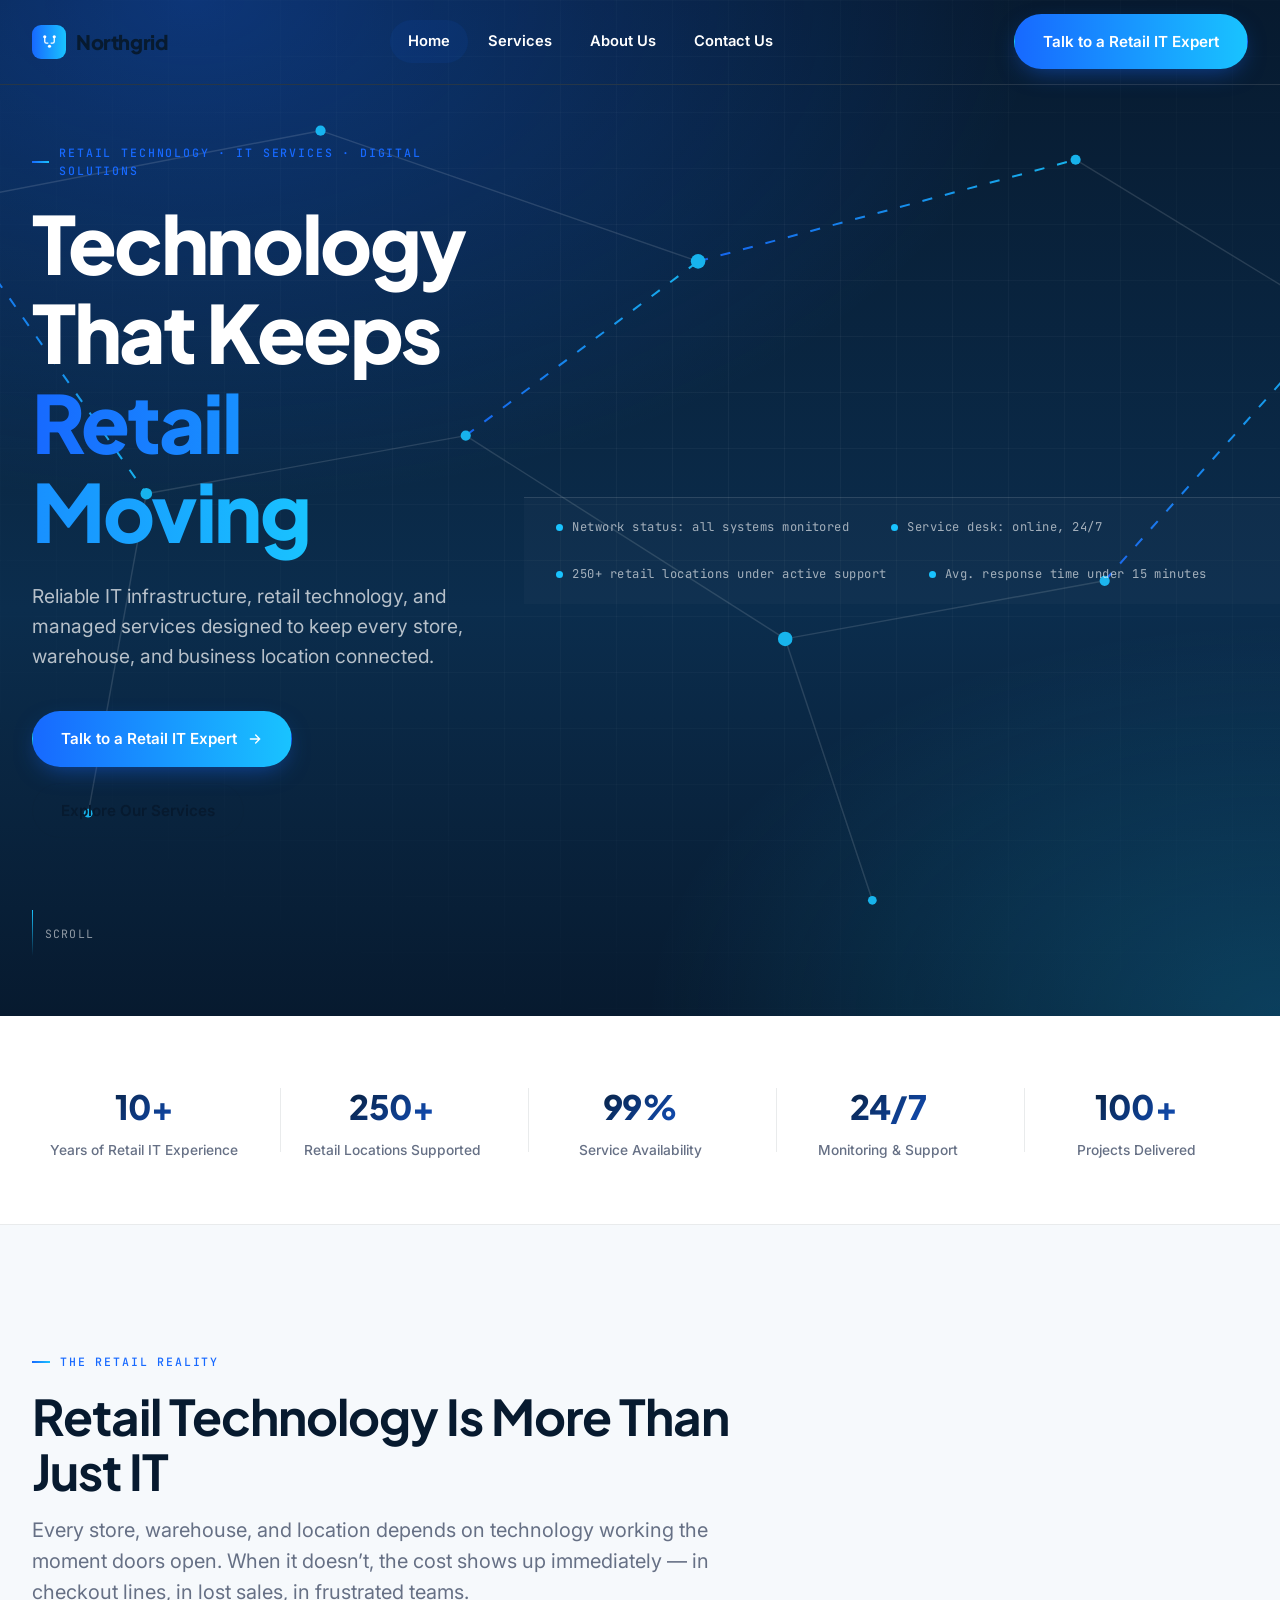
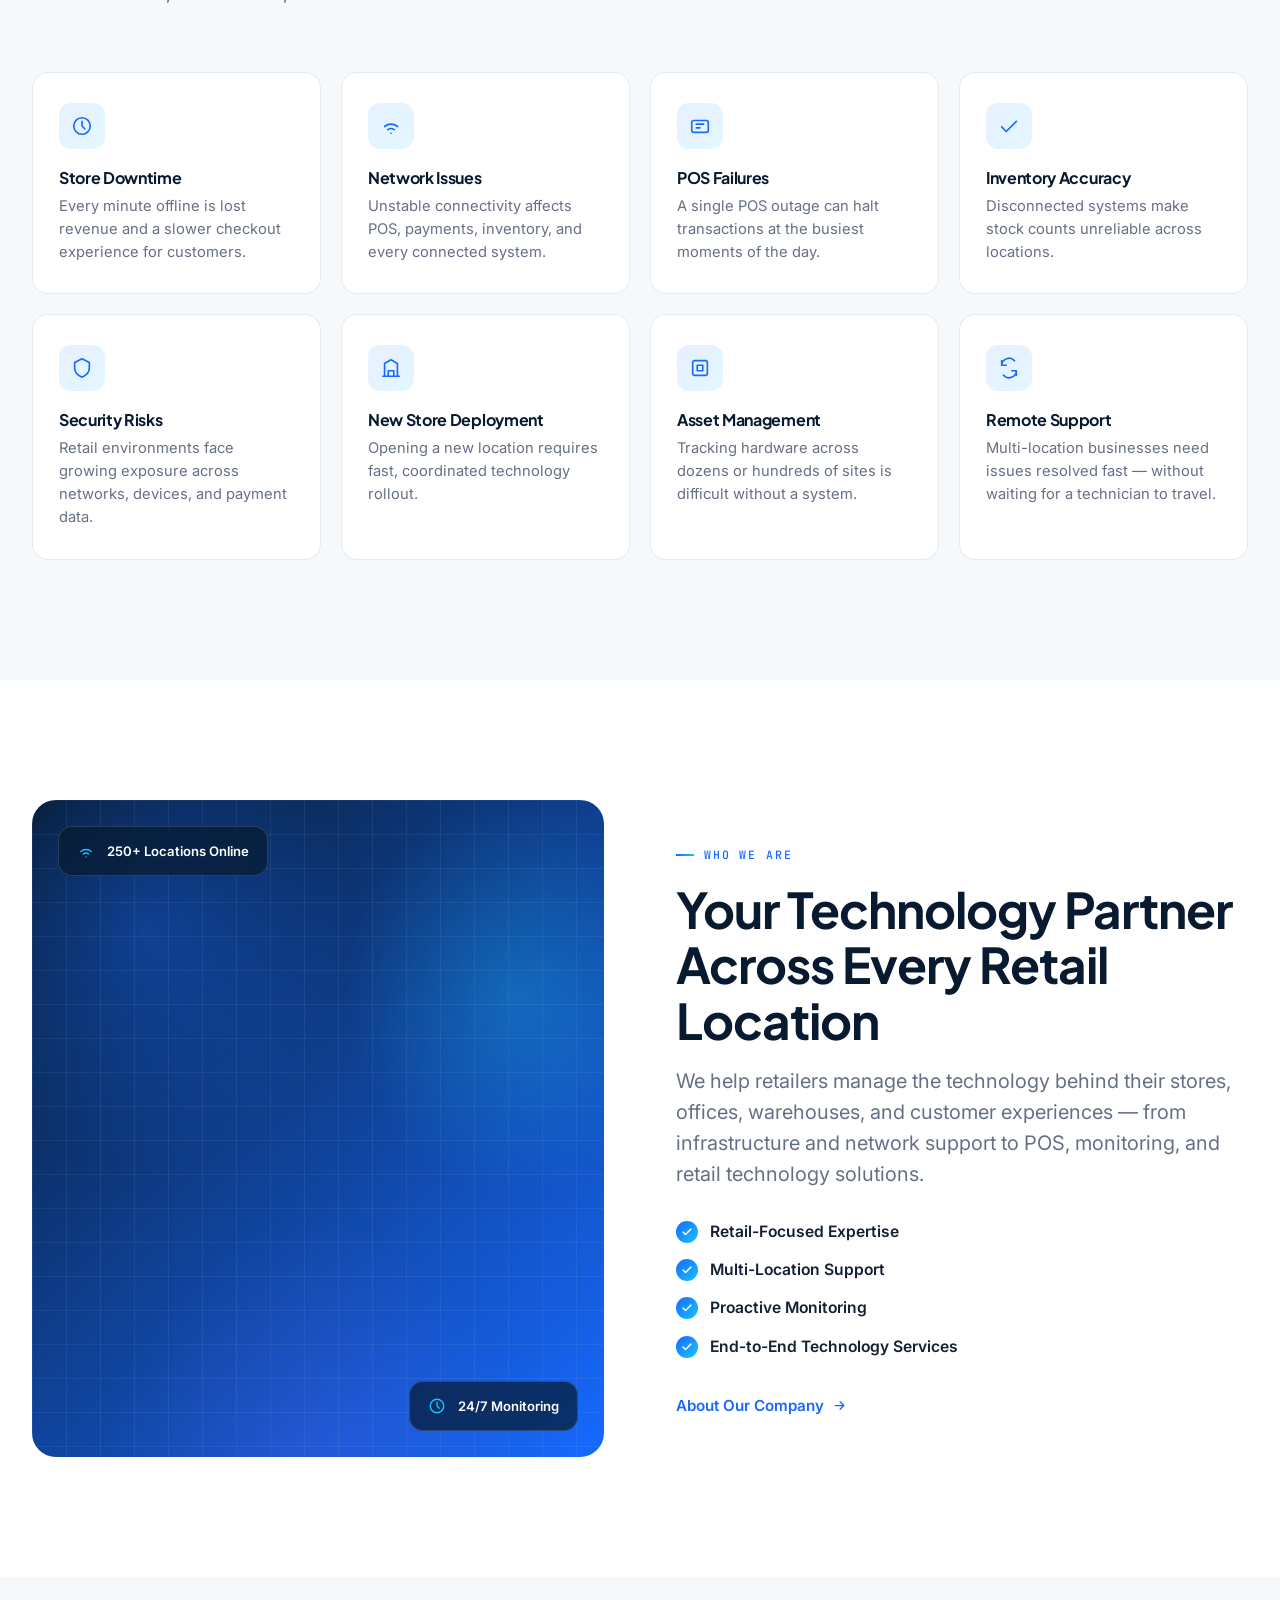
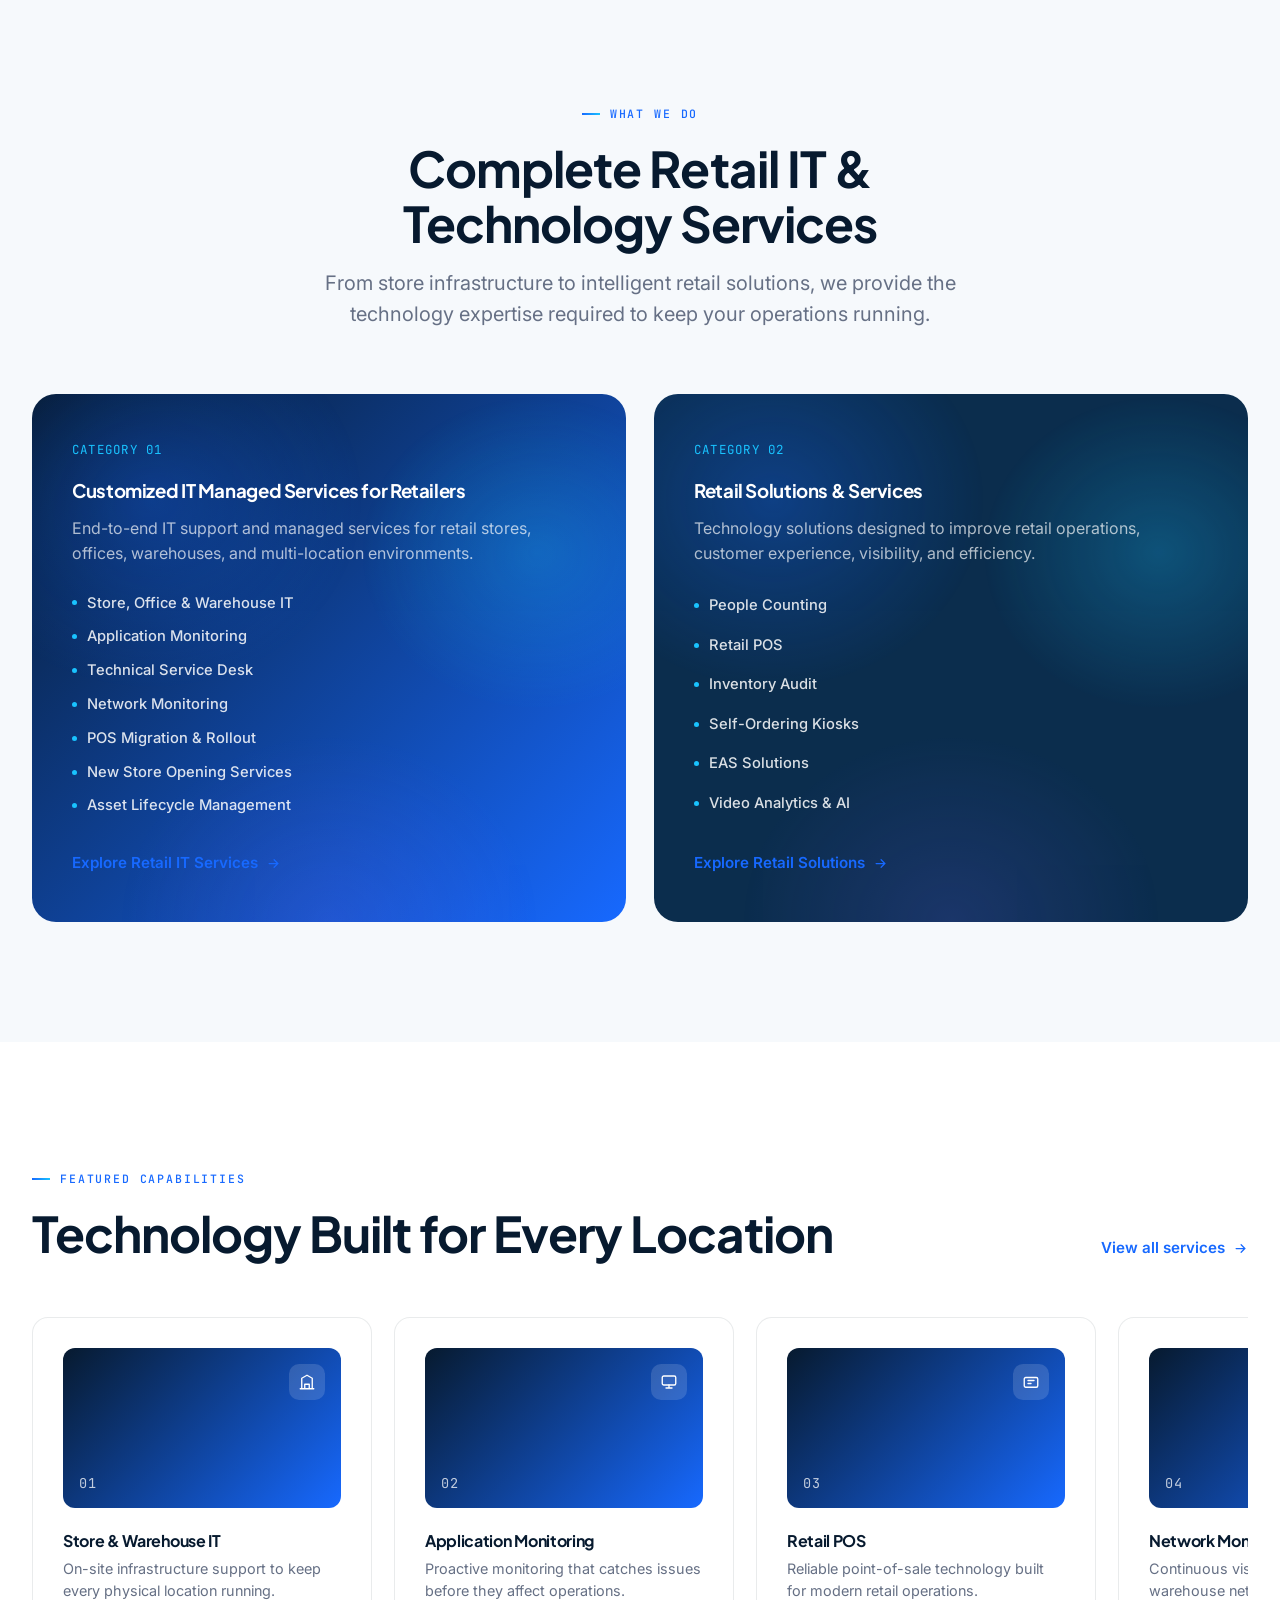
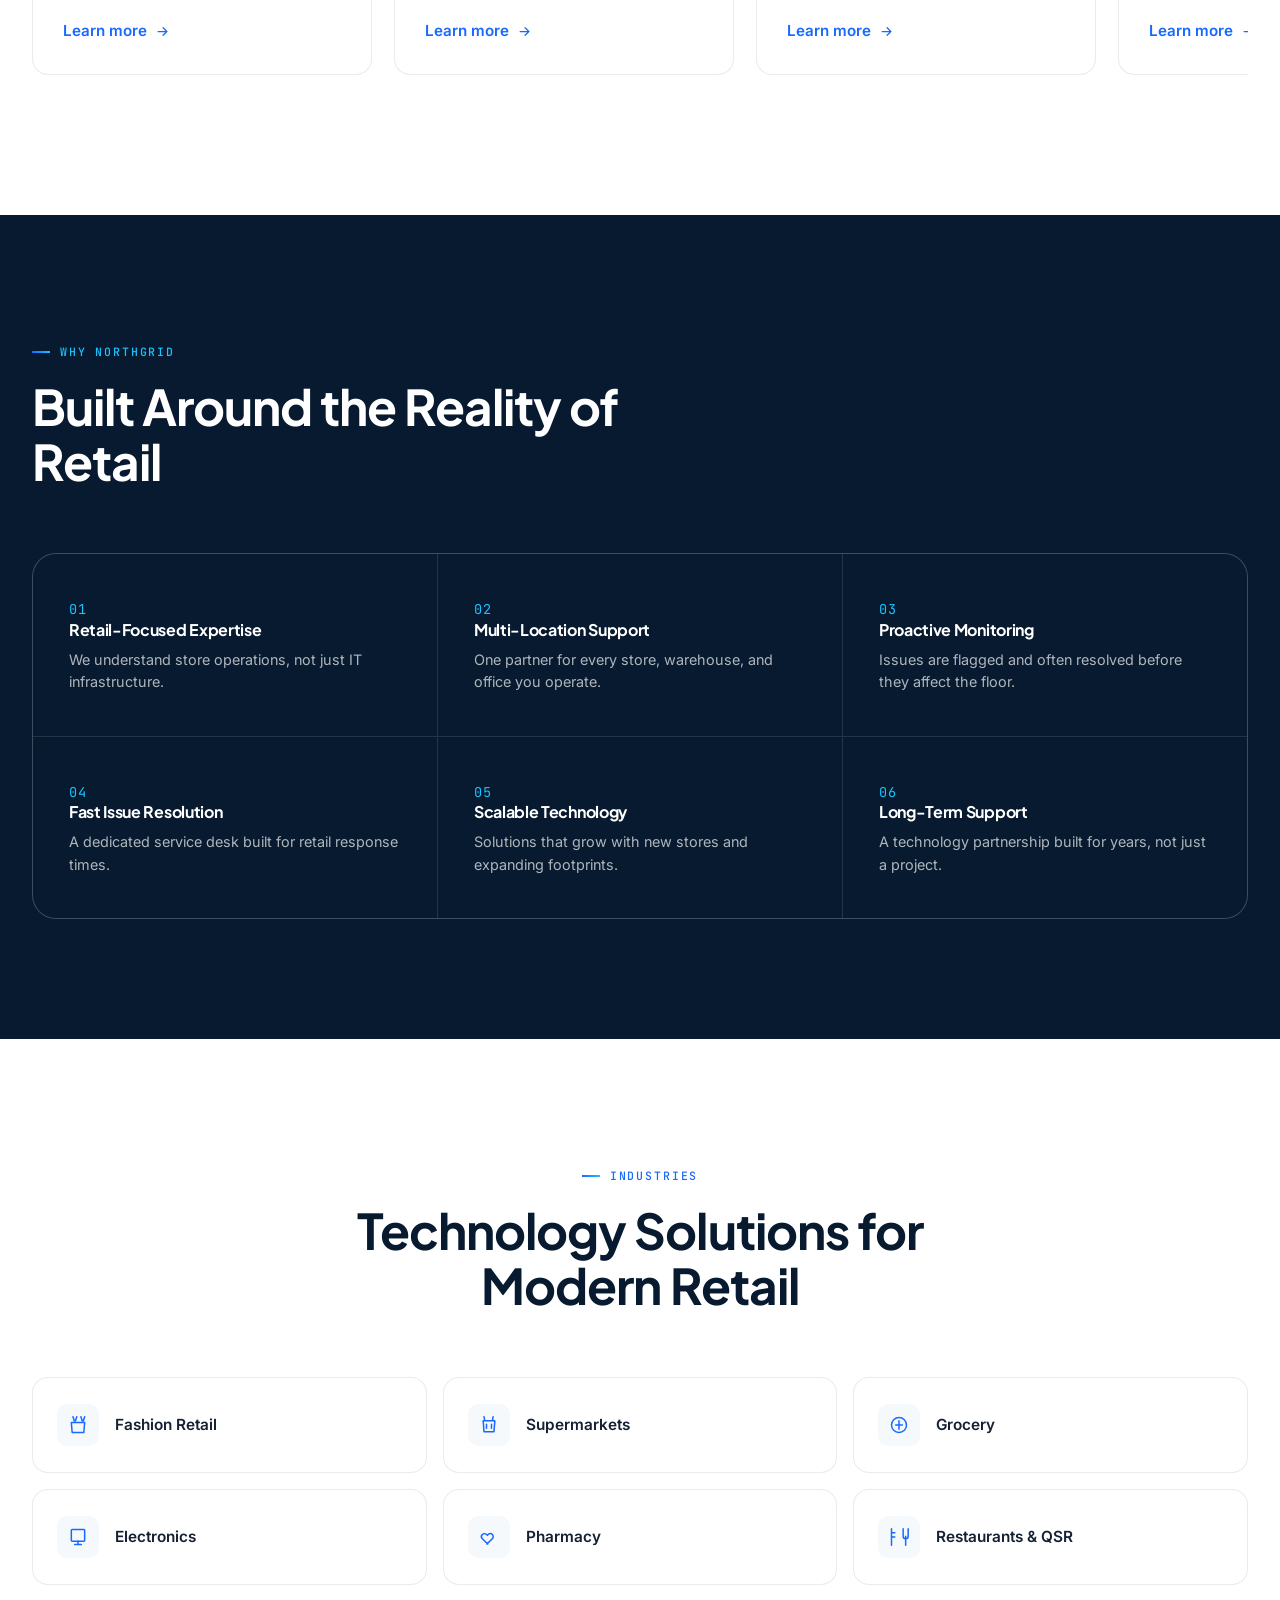
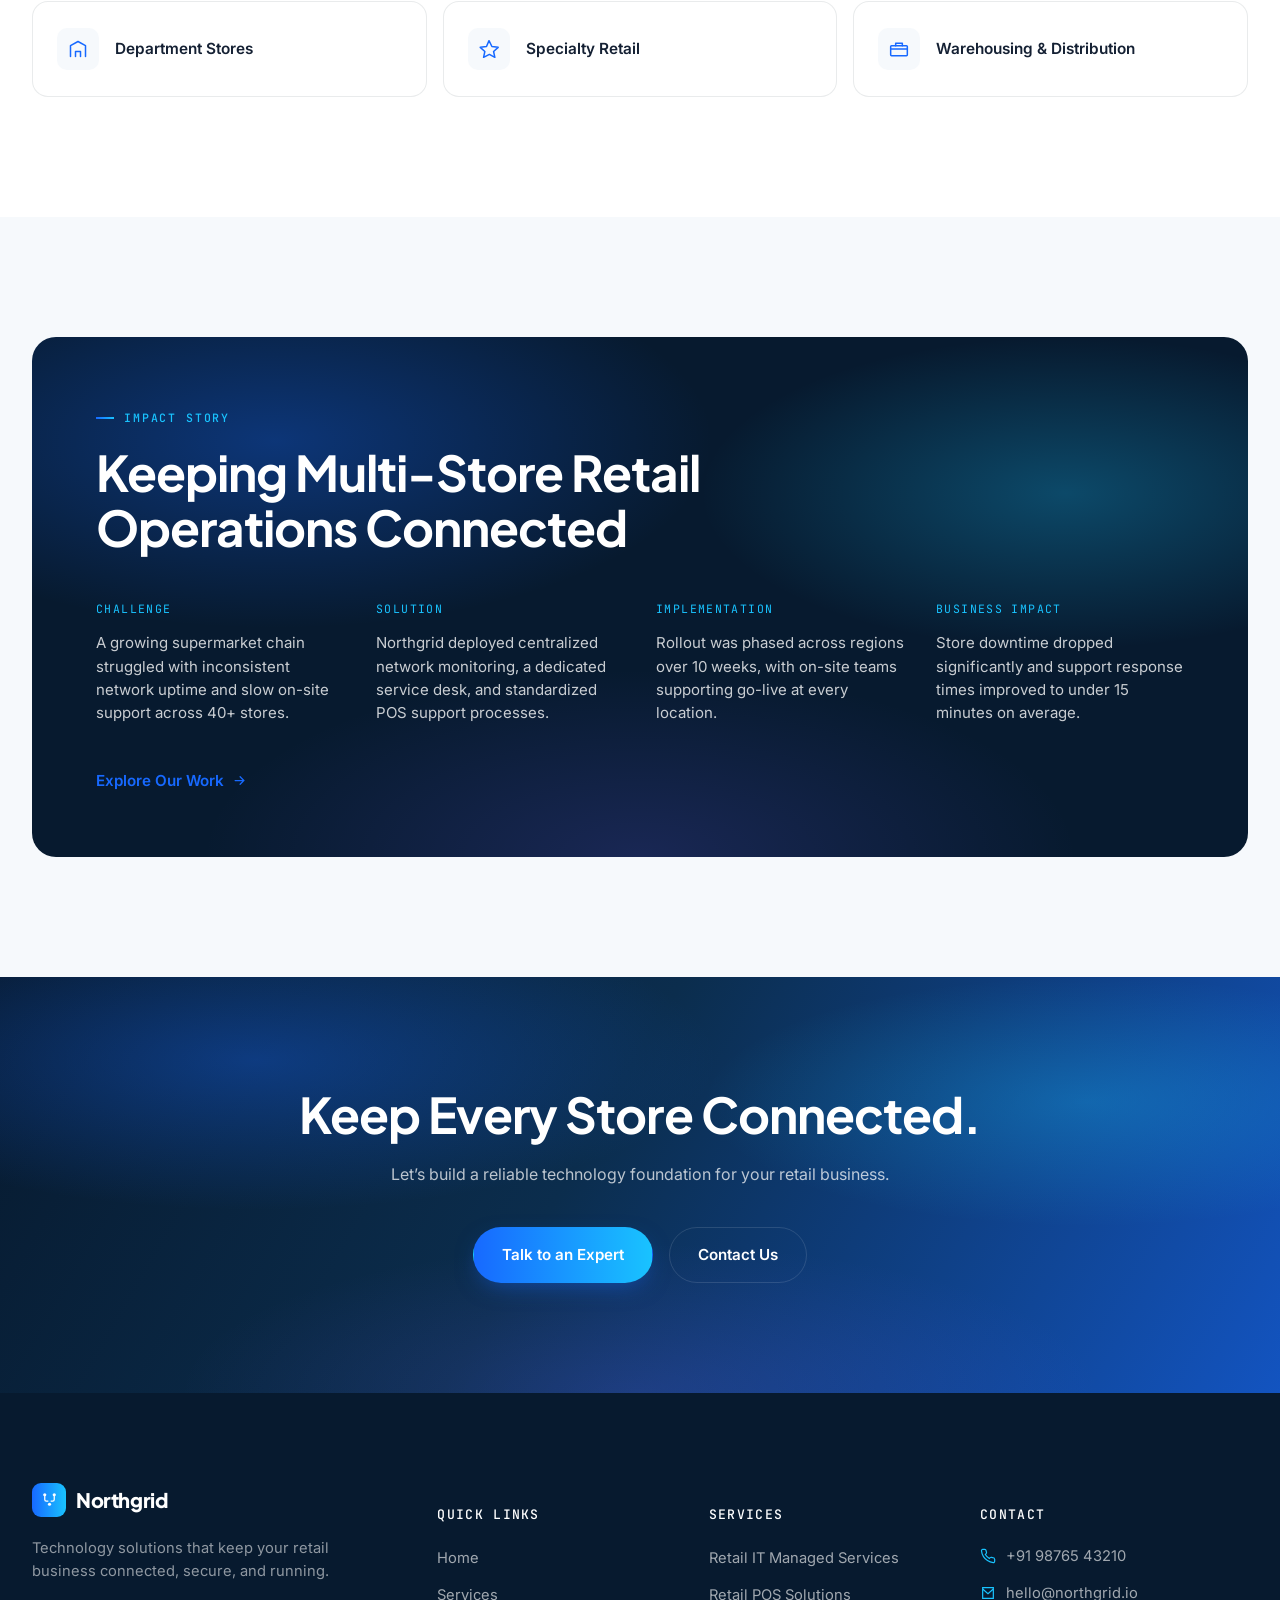
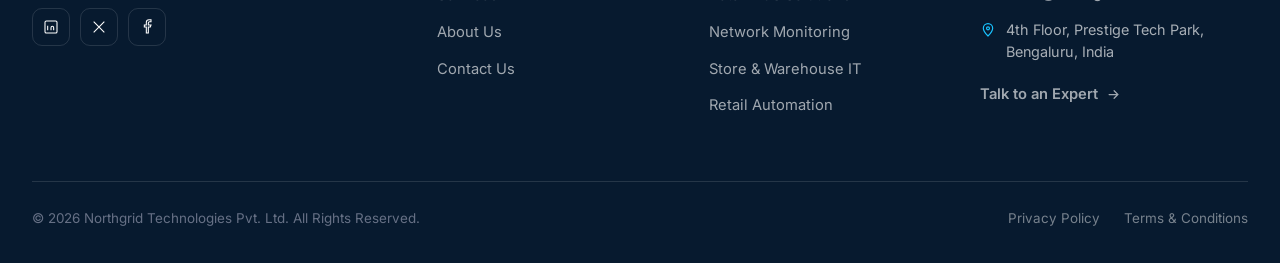
<file: index.html>
<!DOCTYPE html>
<html lang="en">

<head>
  <meta charset="UTF-8">
  <meta name="viewport" content="width=device-width, initial-scale=1.0">
  <title>Retail IT Solutions &amp; Managed Services | Northgrid</title>
  <meta name="description"
    content="Northgrid provides retail IT managed services, POS solutions, network monitoring, infrastructure support, retail automation, and technology solutions for businesses.">
  <link rel="canonical" href="https://www.northgrid.io/">
  <meta property="og:type" content="website">
  <meta property="og:title" content="Retail IT Solutions & Managed Services | Northgrid">
  <meta property="og:description"
    content="Reliable IT infrastructure, retail technology, and managed services designed to keep every store, warehouse, and business location connected.">
  <meta property="og:url" content="https://www.northgrid.io/">
  <meta property="og:site_name" content="Northgrid">
  <meta name="twitter:card" content="summary_large_image">
  <meta name="twitter:title" content="Retail IT Solutions & Managed Services | Northgrid">
  <meta name="twitter:description"
    content="Retail IT managed services, POS solutions, network monitoring and retail automation for multi-location businesses.">
  <link rel="icon"
    href="data:image/svg+xml,<svg xmlns=%22http://www.w3.org/2000/svg%22 viewBox=%220 0 32 32%22><rect width=%2232%22 height=%2232%22 rx=%228%22 fill=%22%231769FF%22/></svg>">
  <link rel="stylesheet" href="css/style.css">
  <script type="application/ld+json">
{
  "@context": "https://schema.org",
  "@type": "Organization",
  "name": "Northgrid",
  "url": "https://www.northgrid.io/",
  "logo": "https://www.northgrid.io/logo.png",
  "description": "Retail IT managed services, POS solutions, network monitoring, infrastructure support, and retail automation for multi-location businesses.",
  "contactPoint": {
    "@type": "ContactPoint",
    "telephone": "+91-98765-43210",
    "contactType": "customer service",
    "areaServed": "IN",
    "availableLanguage": ["English"]
  },
  "sameAs": []
}
</script>
</head>

<body class="page-light">
  <a href="#main" class="skip-link">Skip to content</a>

  <!-- ============ HEADER ============ -->
  <header class="site-header" id="site-header">
    <div class="container">
      <a href="index.html" class="logo" aria-label="Northgrid home">
        <span class="logo-mark"><svg viewBox="0 0 24 24" fill="none" xmlns="http://www.w3.org/2000/svg"
            aria-hidden="true">
            <circle cx="6" cy="6" r="2" fill="#fff" />
            <circle cx="18" cy="6" r="2" fill="#fff" />
            <circle cx="12" cy="18" r="2" fill="#fff" />
            <path d="M6 8v4a2 2 0 002 2h2M18 8v4a2 2 0 01-2 2h-2" stroke="#fff" stroke-width="1.6"
              stroke-linecap="round" />
          </svg></span>
        Northgrid
      </a>
      <nav class="main-nav" aria-label="Primary">
        <a href="index.html" class="active">Home</a>
        <a href="services.html">Services</a>
        <a href="about.html">About Us</a>
        <a href="contact.html">Contact Us</a>
      </nav>
      <div class="header-actions">
        <a href="contact.html" class="btn btn-primary header-cta">Talk to a Retail IT Expert</a>
        <button class="hamburger" id="hamburger" aria-label="Toggle menu" aria-expanded="false"
          aria-controls="mobile-nav">
          <span></span><span></span><span></span>
        </button>
      </div>
    </div>
  </header>
  <div class="mobile-nav" id="mobile-nav">
    <div class="mobile-nav-inner">
      <a href="index.html" class="active">Home</a>
      <a href="services.html">Services</a>
      <a href="about.html">About Us</a>
      <a href="contact.html">Contact Us</a>
      <a href="contact.html" class="btn btn-primary btn-block">Talk to a Retail IT Expert</a>
    </div>
  </div>

  <main id="main">

    <!-- ============ HERO ============ -->
    <section class="hero">
      <div class="hero-grid-overlay" aria-hidden="true"></div>
      <div class="hero-net" aria-hidden="true">
        <svg viewBox="0 0 1200 700" preserveAspectRatio="xMidYMid slice">
          <defs>
            <linearGradient id="netLineGrad" x1="0" y1="0" x2="1" y2="0">
              <stop offset="0" stop-color="#1769FF" />
              <stop offset="1" stop-color="#19C3FF" />
            </linearGradient>
          </defs>
          <line class="net-line" x1="120" y1="140" x2="380" y2="90" />
          <line class="net-line" x1="380" y1="90" x2="640" y2="180" />
          <line class="net-line accent" x1="640" y1="180" x2="900" y2="110" />
          <line class="net-line" x1="900" y1="110" x2="1080" y2="220" />
          <line class="net-line accent" x1="120" y1="140" x2="260" y2="340" />
          <line class="net-line" x1="260" y1="340" x2="480" y2="300" />
          <line class="net-line accent" x1="480" y1="300" x2="640" y2="180" />
          <line class="net-line" x1="480" y1="300" x2="700" y2="440" />
          <line class="net-line" x1="700" y1="440" x2="920" y2="400" />
          <line class="net-line accent" x1="920" y1="400" x2="1080" y2="220" />
          <line class="net-line" x1="260" y1="340" x2="220" y2="560" />
          <line class="net-line" x1="700" y1="440" x2="760" y2="620" />
          <circle class="net-node pulse" cx="120" cy="140" r="4" />
          <circle class="net-node pulse d2" cx="380" cy="90" r="3.5" />
          <circle class="net-node pulse d3" cx="640" cy="180" r="5" />
          <circle class="net-node pulse d4" cx="900" cy="110" r="3.5" />
          <circle class="net-node pulse d2" cx="1080" cy="220" r="4" />
          <circle class="net-node pulse d3" cx="260" cy="340" r="4" />
          <circle class="net-node pulse" cx="480" cy="300" r="3.5" />
          <circle class="net-node pulse d4" cx="700" cy="440" r="5" />
          <circle class="net-node pulse d2" cx="920" cy="400" r="3.5" />
          <circle class="net-node pulse" cx="220" cy="560" r="3" />
          <circle class="net-node pulse d3" cx="760" cy="620" r="3" />
        </svg>
      </div>

      <div class="container">
        <div class="hero-content">
          <p class="eyebrow">Retail Technology &middot; IT Services &middot; Digital Solutions</p>
          <h1 class="h1">Technology That Keeps <span class="grad">Retail Moving</span></h1>
          <p class="hero-lede">Reliable IT infrastructure, retail technology, and managed services designed to keep
            every store, warehouse, and business location connected.</p>
          <div class="hero-cta-row">
            <a href="contact.html" class="btn btn-primary">
              Talk to a Retail IT Expert
              <svg viewBox="0 0 24 24" fill="none" stroke="currentColor" stroke-width="2" stroke-linecap="round">
                <path d="M5 12h14M13 6l6 6-6 6" />
              </svg>
            </a>
            <a href="services.html" class="btn btn-ghost">Explore Our Services</a>
          </div>
          <div class="hero-scroll">
            <div class="scroll-line"></div>
            Scroll
          </div>
        </div>
      </div>

      <div class="status-strip">
        <div class="container">
          <span class="status-item"><span class="status-dot"></span> Network status: all systems monitored</span>
          <span class="status-item"><span class="status-dot"></span> Service desk: online, 24/7</span>
          <span class="status-item"><span class="status-dot"></span> 250+ retail locations under active support</span>
          <span class="status-item"><span class="status-dot"></span> Avg. response time under 15 minutes</span>
        </div>
      </div>
    </section>

    <!-- ============ STATS ============ -->
    <section class="stats-band">
      <div class="container">
        <div class="stats-grid reveal-stagger">
          <div class="stat-item">
            <div class="stat-num"><span data-counter="10" data-suffix="+">0</span></div>
            <p class="stat-label">Years of Retail IT Experience</p>
          </div>
          <div class="stat-item">
            <div class="stat-num"><span data-counter="250" data-suffix="+">0</span></div>
            <p class="stat-label">Retail Locations Supported</p>
          </div>
          <div class="stat-item">
            <div class="stat-num"><span data-counter="99" data-suffix="%">0</span></div>
            <p class="stat-label">Service Availability</p>
          </div>
          <div class="stat-item">
            <div class="stat-num">24/7</div>
            <p class="stat-label">Monitoring &amp; Support</p>
          </div>
          <div class="stat-item">
            <div class="stat-num"><span data-counter="100" data-suffix="+">0</span></div>
            <p class="stat-label">Projects Delivered</p>
          </div>
        </div>
      </div>
    </section>

    <!-- ============ RETAIL CHALLENGE ============ -->
    <section class="section section-light">
      <div class="container">
        <div class="section-head reveal">
          <p class="eyebrow">The Retail Reality</p>
          <h2 class="h2">Retail Technology Is More Than Just IT</h2>
          <p class="lede" style="margin-top:16px;">Every store, warehouse, and location depends on technology working
            the moment doors open. When it doesn&rsquo;t, the cost shows up immediately &mdash; in checkout lines, in
            lost sales, in frustrated teams.</p>
        </div>
        <div class="card-grid reveal-stagger">
          <div class="challenge-card">
            <div class="card-icon"><svg viewBox="0 0 24 24" fill="none" stroke="currentColor" stroke-width="1.8"
                stroke-linecap="round" stroke-linejoin="round">
                <circle cx="12" cy="12" r="9" />
                <path d="M12 7v5l3 3" />
              </svg></div>
            <h4>Store Downtime</h4>
            <p>Every minute offline is lost revenue and a slower checkout experience for customers.</p>
          </div>
          <div class="challenge-card">
            <div class="card-icon"><svg viewBox="0 0 24 24" fill="none" stroke="currentColor" stroke-width="1.8"
                stroke-linecap="round" stroke-linejoin="round">
                <path d="M5 12.55a11 11 0 0114 0M8.5 16a6 6 0 017 0M12 20h.01" />
              </svg></div>
            <h4>Network Issues</h4>
            <p>Unstable connectivity affects POS, payments, inventory, and every connected system.</p>
          </div>
          <div class="challenge-card">
            <div class="card-icon"><svg viewBox="0 0 24 24" fill="none" stroke="currentColor" stroke-width="1.8"
                stroke-linecap="round" stroke-linejoin="round">
                <rect x="3" y="6" width="18" height="13" rx="2" />
                <path d="M8 10h8M8 14h4" />
              </svg></div>
            <h4>POS Failures</h4>
            <p>A single POS outage can halt transactions at the busiest moments of the day.</p>
          </div>
          <div class="challenge-card">
            <div class="card-icon"><svg viewBox="0 0 24 24" fill="none" stroke="currentColor" stroke-width="1.8"
                stroke-linecap="round" stroke-linejoin="round">
                <path d="M20 7L9 18l-5-5" />
              </svg></div>
            <h4>Inventory Accuracy</h4>
            <p>Disconnected systems make stock counts unreliable across locations.</p>
          </div>
          <div class="challenge-card">
            <div class="card-icon"><svg viewBox="0 0 24 24" fill="none" stroke="currentColor" stroke-width="1.8"
                stroke-linecap="round" stroke-linejoin="round">
                <path d="M12 2l8 4v6c0 5-3.5 8-8 10-4.5-2-8-5-8-10V6z" />
              </svg></div>
            <h4>Security Risks</h4>
            <p>Retail environments face growing exposure across networks, devices, and payment data.</p>
          </div>
          <div class="challenge-card">
            <div class="card-icon"><svg viewBox="0 0 24 24" fill="none" stroke="currentColor" stroke-width="1.8"
                stroke-linecap="round" stroke-linejoin="round">
                <path d="M3 21h18M5 21V7l7-4 7 4v14M9 21v-6h6v6" />
              </svg></div>
            <h4>New Store Deployment</h4>
            <p>Opening a new location requires fast, coordinated technology rollout.</p>
          </div>
          <div class="challenge-card">
            <div class="card-icon"><svg viewBox="0 0 24 24" fill="none" stroke="currentColor" stroke-width="1.8"
                stroke-linecap="round" stroke-linejoin="round">
                <rect x="4" y="4" width="16" height="16" rx="2" />
                <path d="M9 9h6v6H9z" />
              </svg></div>
            <h4>Asset Management</h4>
            <p>Tracking hardware across dozens or hundreds of sites is difficult without a system.</p>
          </div>
          <div class="challenge-card">
            <div class="card-icon"><svg viewBox="0 0 24 24" fill="none" stroke="currentColor" stroke-width="1.8"
                stroke-linecap="round" stroke-linejoin="round">
                <path d="M4 4v5h5M20 20v-5h-5M4 9a8 8 0 0114-4.9M20 15a8 8 0 01-14 4.9" />
              </svg></div>
            <h4>Remote Support</h4>
            <p>Multi-location businesses need issues resolved fast &mdash; without waiting for a technician to travel.
            </p>
          </div>
        </div>
      </div>
    </section>

    <!-- ============ ABOUT PREVIEW ============ -->
    <section class="section">
      <div class="container">
        <div class="split">
          <div class="split-visual reveal">
            <div class="visual-panel">
              <div class="panel-grid"></div>
              <div class="visual-badge" style="top:26px; left:26px;">
                <svg viewBox="0 0 24 24" fill="none" stroke="currentColor" stroke-width="1.8" stroke-linecap="round">
                  <path d="M5 12.55a11 11 0 0114 0M8.5 16a6 6 0 017 0M12 20h.01" />
                </svg>
                250+ Locations Online
              </div>
              <div class="visual-badge" style="bottom:26px; right:26px;">
                <svg viewBox="0 0 24 24" fill="none" stroke="currentColor" stroke-width="1.8" stroke-linecap="round">
                  <circle cx="12" cy="12" r="9" />
                  <path d="M12 7v5l3 3" />
                </svg>
                24/7 Monitoring
              </div>
            </div>
          </div>
          <div class="split-content reveal">
            <p class="eyebrow">Who We Are</p>
            <h2 class="h2">Your Technology Partner Across Every Retail Location</h2>
            <p class="lede" style="margin-top:18px;">We help retailers manage the technology behind their stores,
              offices, warehouses, and customer experiences &mdash; from infrastructure and network support to POS,
              monitoring, and retail technology solutions.</p>
            <ul class="highlight-list">
              <li><span class="check"><svg viewBox="0 0 24 24" fill="none" stroke="currentColor" stroke-width="3"
                    stroke-linecap="round" stroke-linejoin="round">
                    <path d="M20 6L9 17l-5-5" />
                  </svg></span>Retail-Focused Expertise</li>
              <li><span class="check"><svg viewBox="0 0 24 24" fill="none" stroke="currentColor" stroke-width="3"
                    stroke-linecap="round" stroke-linejoin="round">
                    <path d="M20 6L9 17l-5-5" />
                  </svg></span>Multi-Location Support</li>
              <li><span class="check"><svg viewBox="0 0 24 24" fill="none" stroke="currentColor" stroke-width="3"
                    stroke-linecap="round" stroke-linejoin="round">
                    <path d="M20 6L9 17l-5-5" />
                  </svg></span>Proactive Monitoring</li>
              <li><span class="check"><svg viewBox="0 0 24 24" fill="none" stroke="currentColor" stroke-width="3"
                    stroke-linecap="round" stroke-linejoin="round">
                    <path d="M20 6L9 17l-5-5" />
                  </svg></span>End-to-End Technology Services</li>
            </ul>
            <a href="about.html" class="text-link">About Our Company <svg viewBox="0 0 24 24" fill="none"
                stroke="currentColor" stroke-width="2" stroke-linecap="round">
                <path d="M5 12h14M13 6l6 6-6 6" />
              </svg></a>
          </div>
        </div>
      </div>
    </section>

    <!-- ============ SERVICES PREVIEW ============ -->
    <section class="section section-light">
      <div class="container">
        <div class="section-head center reveal">
          <p class="eyebrow">What We Do</p>
          <h2 class="h2">Complete Retail IT &amp; Technology Services</h2>
          <p class="lede" style="margin-top:16px;">From store infrastructure to intelligent retail solutions, we provide
            the technology expertise required to keep your operations running.</p>
        </div>
        <div class="category-grid reveal-stagger">
          <div class="category-card card-a">
            <span class="category-num">CATEGORY 01</span>
            <h3>Customized IT Managed Services for Retailers</h3>
            <p>End-to-end IT support and managed services for retail stores, offices, warehouses, and multi-location
              environments.</p>
            <ul class="category-list">
              <li>Store, Office &amp; Warehouse IT</li>
              <li>Application Monitoring</li>
              <li>Technical Service Desk</li>
              <li>Network Monitoring</li>
              <li>POS Migration &amp; Rollout</li>
              <li>New Store Opening Services</li>
              <li>Asset Lifecycle Management</li>
            </ul>
            <a href="services.html#managed-services" class="text-link">Explore Retail IT Services <svg
                viewBox="0 0 24 24" fill="none" stroke="currentColor" stroke-width="2" stroke-linecap="round">
                <path d="M5 12h14M13 6l6 6-6 6" />
              </svg></a>
          </div>
          <div class="category-card card-b">
            <span class="category-num">CATEGORY 02</span>
            <h3>Retail Solutions &amp; Services</h3>
            <p>Technology solutions designed to improve retail operations, customer experience, visibility, and
              efficiency.</p>
            <ul class="category-list">
              <li>People Counting</li>
              <li>Retail POS</li>
              <li>Inventory Audit</li>
              <li>Self-Ordering Kiosks</li>
              <li>EAS Solutions</li>
              <li>Video Analytics &amp; AI</li>
            </ul>
            <a href="services.html#retail-solutions" class="text-link">Explore Retail Solutions <svg viewBox="0 0 24 24"
                fill="none" stroke="currentColor" stroke-width="2" stroke-linecap="round">
                <path d="M5 12h14M13 6l6 6-6 6" />
              </svg></a>
          </div>
        </div>
      </div>
    </section>

    <!-- ============ FEATURED SHOWCASE ============ -->
    <section class="section">
      <div class="container">
        <div class="section-head-row reveal">
          <div>
            <p class="eyebrow">Featured Capabilities</p>
            <h2 class="h2">Technology Built for Every Location</h2>
          </div>
          <a href="services.html" class="text-link">View all services <svg viewBox="0 0 24 24" fill="none"
              stroke="currentColor" stroke-width="2" stroke-linecap="round">
              <path d="M5 12h14M13 6l6 6-6 6" />
            </svg></a>
        </div>
        <div class="showcase-track reveal">
          <article class="showcase-item">
            <div class="showcase-visual">
              <span class="sv-icon"><svg viewBox="0 0 24 24" fill="none" stroke="#fff" stroke-width="1.8"
                  stroke-linecap="round" stroke-linejoin="round">
                  <path d="M3 21h18M5 21V7l7-4 7 4v14M9 21v-6h6v6" />
                </svg></span>
              <span class="showcase-num">01</span>
            </div>
            <h4>Store &amp; Warehouse IT</h4>
            <p>On-site infrastructure support to keep every physical location running.</p>
            <a href="services.html#store-office-warehouse-it" class="text-link">Learn more <svg viewBox="0 0 24 24"
                fill="none" stroke="currentColor" stroke-width="2" stroke-linecap="round">
                <path d="M5 12h14M13 6l6 6-6 6" />
              </svg></a>
          </article>
          <article class="showcase-item">
            <div class="showcase-visual">
              <span class="sv-icon"><svg viewBox="0 0 24 24" fill="none" stroke="#fff" stroke-width="1.8"
                  stroke-linecap="round" stroke-linejoin="round">
                  <rect x="3" y="4" width="18" height="12" rx="2" />
                  <path d="M8 20h8M12 16v4" />
                </svg></span>
              <span class="showcase-num">02</span>
            </div>
            <h4>Application Monitoring</h4>
            <p>Proactive monitoring that catches issues before they affect operations.</p>
            <a href="services.html#application-monitoring" class="text-link">Learn more <svg viewBox="0 0 24 24"
                fill="none" stroke="currentColor" stroke-width="2" stroke-linecap="round">
                <path d="M5 12h14M13 6l6 6-6 6" />
              </svg></a>
          </article>
          <article class="showcase-item">
            <div class="showcase-visual">
              <span class="sv-icon"><svg viewBox="0 0 24 24" fill="none" stroke="#fff" stroke-width="1.8"
                  stroke-linecap="round" stroke-linejoin="round">
                  <rect x="3" y="6" width="18" height="13" rx="2" />
                  <path d="M8 10h8M8 14h4" />
                </svg></span>
              <span class="showcase-num">03</span>
            </div>
            <h4>Retail POS</h4>
            <p>Reliable point-of-sale technology built for modern retail operations.</p>
            <a href="services.html#retail-pos" class="text-link">Learn more <svg viewBox="0 0 24 24" fill="none"
                stroke="currentColor" stroke-width="2" stroke-linecap="round">
                <path d="M5 12h14M13 6l6 6-6 6" />
              </svg></a>
          </article>
          <article class="showcase-item">
            <div class="showcase-visual">
              <span class="sv-icon"><svg viewBox="0 0 24 24" fill="none" stroke="#fff" stroke-width="1.8"
                  stroke-linecap="round" stroke-linejoin="round">
                  <path d="M5 12.55a11 11 0 0114 0M8.5 16a6 6 0 017 0M12 20h.01" />
                </svg></span>
              <span class="showcase-num">04</span>
            </div>
            <h4>Network Monitoring</h4>
            <p>Continuous visibility into store and warehouse network performance.</p>
            <a href="services.html#network-monitoring" class="text-link">Learn more <svg viewBox="0 0 24 24" fill="none"
                stroke="currentColor" stroke-width="2" stroke-linecap="round">
                <path d="M5 12h14M13 6l6 6-6 6" />
              </svg></a>
          </article>
          <article class="showcase-item">
            <div class="showcase-visual">
              <span class="sv-icon"><svg viewBox="0 0 24 24" fill="none" stroke="#fff" stroke-width="1.8"
                  stroke-linecap="round" stroke-linejoin="round">
                  <path d="M23 7l-7 5 7 5V7z" />
                  <rect x="1" y="5" width="15" height="14" rx="2" />
                </svg></span>
              <span class="showcase-num">05</span>
            </div>
            <h4>Video Analytics</h4>
            <p>AI-powered insight into customer behavior and store operations.</p>
            <a href="services.html#video-analytics" class="text-link">Learn more <svg viewBox="0 0 24 24" fill="none"
                stroke="currentColor" stroke-width="2" stroke-linecap="round">
                <path d="M5 12h14M13 6l6 6-6 6" />
              </svg></a>
          </article>
          <article class="showcase-item">
            <div class="showcase-visual">
              <span class="sv-icon"><svg viewBox="0 0 24 24" fill="none" stroke="#fff" stroke-width="1.8"
                  stroke-linecap="round" stroke-linejoin="round">
                  <rect x="4" y="3" width="16" height="18" rx="2" />
                  <path d="M9 8h6M9 12h6M9 16h3" />
                </svg></span>
              <span class="showcase-num">06</span>
            </div>
            <h4>Self Ordering Kiosks</h4>
            <p>Self-service ordering technology that speeds up transactions.</p>
            <a href="services.html#self-ordering-kiosks" class="text-link">Learn more <svg viewBox="0 0 24 24"
                fill="none" stroke="currentColor" stroke-width="2" stroke-linecap="round">
                <path d="M5 12h14M13 6l6 6-6 6" />
              </svg></a>
          </article>
        </div>
      </div>
    </section>

    <!-- ============ WHY CHOOSE US ============ -->
    <section class="section section-dark on-dark">
      <div class="container">
        <div class="section-head reveal">
          <p class="eyebrow">Why Northgrid</p>
          <h2 class="h2">Built Around the Reality of Retail</h2>
        </div>
        <div class="why-grid reveal-stagger">
          <div class="why-item"><span class="why-num">01</span>
            <h4>Retail-Focused Expertise</h4>
            <p>We understand store operations, not just IT infrastructure.</p>
          </div>
          <div class="why-item"><span class="why-num">02</span>
            <h4>Multi-Location Support</h4>
            <p>One partner for every store, warehouse, and office you operate.</p>
          </div>
          <div class="why-item"><span class="why-num">03</span>
            <h4>Proactive Monitoring</h4>
            <p>Issues are flagged and often resolved before they affect the floor.</p>
          </div>
          <div class="why-item"><span class="why-num">04</span>
            <h4>Fast Issue Resolution</h4>
            <p>A dedicated service desk built for retail response times.</p>
          </div>
          <div class="why-item"><span class="why-num">05</span>
            <h4>Scalable Technology</h4>
            <p>Solutions that grow with new stores and expanding footprints.</p>
          </div>
          <div class="why-item"><span class="why-num">06</span>
            <h4>Long-Term Support</h4>
            <p>A technology partnership built for years, not just a project.</p>
          </div>
        </div>
      </div>
    </section>

    <!-- ============ INDUSTRIES ============ -->
    <section class="section">
      <div class="container">
        <div class="section-head center reveal">
          <p class="eyebrow">Industries</p>
          <h2 class="h2">Technology Solutions for Modern Retail</h2>
        </div>
        <div class="industry-grid reveal-stagger">
          <div class="industry-card"><span class="industry-icon"><svg viewBox="0 0 24 24" fill="none"
                stroke="currentColor" stroke-width="1.8" stroke-linecap="round" stroke-linejoin="round">
                <path d="M6 2l1.5 5H9l1.5-5M20 2l-1.5 5H17l-1.5-5M4 9h16l-1 12H5z" />
              </svg></span><span>Fashion Retail</span></div>
          <div class="industry-card"><span class="industry-icon"><svg viewBox="0 0 24 24" fill="none"
                stroke="currentColor" stroke-width="1.8" stroke-linecap="round" stroke-linejoin="round">
                <path d="M6 2l1 5m10-5l-1 5M5 7h14l-1 13H6zM9 11v5m6-5v5" />
              </svg></span><span>Supermarkets</span></div>
          <div class="industry-card"><span class="industry-icon"><svg viewBox="0 0 24 24" fill="none"
                stroke="currentColor" stroke-width="1.8" stroke-linecap="round" stroke-linejoin="round">
                <circle cx="12" cy="12" r="9" />
                <path d="M12 7v10M8 12h8" />
              </svg></span><span>Grocery</span></div>
          <div class="industry-card"><span class="industry-icon"><svg viewBox="0 0 24 24" fill="none"
                stroke="currentColor" stroke-width="1.8" stroke-linecap="round" stroke-linejoin="round">
                <rect x="4" y="3" width="16" height="14" rx="1" />
                <path d="M8 21h8M12 17v4" />
              </svg></span><span>Electronics</span></div>
          <div class="industry-card"><span class="industry-icon"><svg viewBox="0 0 24 24" fill="none"
                stroke="currentColor" stroke-width="1.8" stroke-linecap="round" stroke-linejoin="round">
                <path d="M10.5 20.5L4 14a3.5 3.5 0 115-5l1 1 1-1a3.5 3.5 0 115 5l-6.5 6.5z" />
              </svg></span><span>Pharmacy</span></div>
          <div class="industry-card"><span class="industry-icon"><svg viewBox="0 0 24 24" fill="none"
                stroke="currentColor" stroke-width="1.8" stroke-linecap="round" stroke-linejoin="round">
                <path d="M3 2v20M3 7h4M3 12h4M17 2v9a3 3 0 006 0V2M20 11v11" />
              </svg></span><span>Restaurants &amp; QSR</span></div>
          <div class="industry-card"><span class="industry-icon"><svg viewBox="0 0 24 24" fill="none"
                stroke="currentColor" stroke-width="1.8" stroke-linecap="round" stroke-linejoin="round">
                <path d="M3 21V8l9-5 9 5v13M9 21v-6h6v6" />
              </svg></span><span>Department Stores</span></div>
          <div class="industry-card"><span class="industry-icon"><svg viewBox="0 0 24 24" fill="none"
                stroke="currentColor" stroke-width="1.8" stroke-linecap="round" stroke-linejoin="round">
                <path d="M12 2l3.5 7 7.5 1-5.5 5 1.5 7-6.5-3.5L5.5 22l1.5-7L1.5 10l7.5-1z" />
              </svg></span><span>Specialty Retail</span></div>
          <div class="industry-card"><span class="industry-icon"><svg viewBox="0 0 24 24" fill="none"
                stroke="currentColor" stroke-width="1.8" stroke-linecap="round" stroke-linejoin="round">
                <rect x="2" y="8" width="20" height="12" rx="1" />
                <path d="M2 12h20M8 8V5h8v3" />
              </svg></span><span>Warehousing &amp; Distribution</span></div>
        </div>
      </div>
    </section>

    <!-- ============ CASE STUDY ============ -->
    <section class="section section-light">
      <div class="container">
        <div class="case-study reveal">
          <p class="eyebrow" style="color:var(--cyan);">Impact Story</p>
          <h2 class="h2" style="color:#fff; max-width:640px;">Keeping Multi-Store Retail Operations Connected</h2>
          <div class="case-grid">
            <div class="case-col">
              <span class="case-col-label">Challenge</span>
              <p>A growing supermarket chain struggled with inconsistent network uptime and slow on-site support across
                40+ stores.</p>
            </div>
            <div class="case-col">
              <span class="case-col-label">Solution</span>
              <p>Northgrid deployed centralized network monitoring, a dedicated service desk, and standardized POS
                support processes.</p>
            </div>
            <div class="case-col">
              <span class="case-col-label">Implementation</span>
              <p>Rollout was phased across regions over 10 weeks, with on-site teams supporting go-live at every
                location.</p>
            </div>
            <div class="case-col">
              <span class="case-col-label">Business Impact</span>
              <p>Store downtime dropped significantly and support response times improved to under 15 minutes on
                average.</p>
            </div>
          </div>
          <a href="contact.html" class="text-link" style="margin-top:44px;">Explore Our Work <svg viewBox="0 0 24 24"
              fill="none" stroke="currentColor" stroke-width="2" stroke-linecap="round">
              <path d="M5 12h14M13 6l6 6-6 6" />
            </svg></a>
        </div>
      </div>
    </section>

    <!-- ============ FINAL CTA ============ -->
    <section class="final-cta on-dark">
      <div class="container">
        <h2 class="h2">Keep Every Store Connected.</h2>
        <p>Let&rsquo;s build a reliable technology foundation for your retail business.</p>
        <div class="final-cta-actions">
          <a href="contact.html" class="btn btn-primary">Talk to an Expert</a>
          <a href="contact.html" class="btn btn-ghost">Contact Us</a>
        </div>
      </div>
    </section>

  </main>

  <!-- ============ FOOTER ============ -->
  <footer class="site-footer">
    <div class="container">
      <div class="footer-grid">
        <div class="footer-brand">
          <a href="index.html" class="logo">
            <span class="logo-mark"><svg viewBox="0 0 24 24" fill="none" xmlns="http://www.w3.org/2000/svg"
                aria-hidden="true">
                <circle cx="6" cy="6" r="2" fill="#fff" />
                <circle cx="18" cy="6" r="2" fill="#fff" />
                <circle cx="12" cy="18" r="2" fill="#fff" />
                <path d="M6 8v4a2 2 0 002 2h2M18 8v4a2 2 0 01-2 2h-2" stroke="#fff" stroke-width="1.6"
                  stroke-linecap="round" />
              </svg></span>
            Northgrid
          </a>
          <p>Technology solutions that keep your retail business connected, secure, and running.</p>
          <div class="social-row">
            <a href="#" aria-label="LinkedIn"><svg viewBox="0 0 24 24" fill="none" stroke="#fff" stroke-width="1.6">
                <rect x="3" y="3" width="18" height="18" rx="2" />
                <path d="M7 10v7M7 7v.01M12 17v-4a2 2 0 014 0v4M12 13v4" />
              </svg></a>
            <a href="#" aria-label="X / Twitter"><svg viewBox="0 0 24 24" fill="none" stroke="#fff" stroke-width="1.6">
                <path d="M4 4l16 16M20 4L4 20" />
              </svg></a>
            <a href="#" aria-label="Facebook"><svg viewBox="0 0 24 24" fill="none" stroke="#fff" stroke-width="1.6">
                <path d="M14 9V6a2 2 0 012-2h2V1h-3a4 4 0 00-4 4v4H8v3h3v9h3v-9h3l1-3h-4z" />
              </svg></a>
          </div>
        </div>
        <div class="footer-col">
          <h5>Quick Links</h5>
          <ul>
            <li><a href="index.html">Home</a></li>
            <li><a href="services.html">Services</a></li>
            <li><a href="about.html">About Us</a></li>
            <li><a href="contact.html">Contact Us</a></li>
          </ul>
        </div>
        <div class="footer-col">
          <h5>Services</h5>
          <ul>
            <li><a href="services.html#managed-services">Retail IT Managed Services</a></li>
            <li><a href="services.html#retail-pos">Retail POS Solutions</a></li>
            <li><a href="services.html#network-monitoring">Network Monitoring</a></li>
            <li><a href="services.html#store-office-warehouse-it">Store &amp; Warehouse IT</a></li>
            <li><a href="services.html#retail-solutions">Retail Automation</a></li>
          </ul>
        </div>
        <div class="footer-col">
          <h5>Contact</h5>
          <ul class="footer-contact">
            <li><svg viewBox="0 0 24 24" fill="none" stroke="currentColor" stroke-width="1.8">
                <path
                  d="M22 16.9v3a2 2 0 01-2.2 2 19.8 19.8 0 01-8.6-3 19.5 19.5 0 01-6-6 19.8 19.8 0 01-3-8.7A2 2 0 014.1 2h3a2 2 0 012 1.7c.1.9.3 1.8.6 2.7a2 2 0 01-.5 2.1L8 9.7a16 16 0 006 6l1.2-1.2a2 2 0 012.1-.5c.9.3 1.8.5 2.7.6a2 2 0 011.7 2z" />
              </svg><a href="tel:+919876543210">+91 98765 43210</a></li>
            <li><svg viewBox="0 0 24 24" fill="none" stroke="currentColor" stroke-width="1.8">
                <path d="M4 4h16v16H4z" />
                <path d="M4 6l8 7 8-7" />
              </svg><a href="mailto:hello@northgrid.io">hello@northgrid.io</a></li>
            <li><svg viewBox="0 0 24 24" fill="none" stroke="currentColor" stroke-width="1.8">
                <path d="M12 21s7-6.5 7-11.5a7 7 0 10-14 0C5 14.5 12 21 12 21z" />
                <circle cx="12" cy="9.5" r="2.2" />
              </svg><span>4th Floor, Prestige Tech Park, Bengaluru, India</span></li>
          </ul>
          <a href="contact.html" class="text-link" style="margin-top:18px;">Talk to an Expert <svg viewBox="0 0 24 24"
              fill="none" stroke="currentColor" stroke-width="2" stroke-linecap="round">
              <path d="M5 12h14M13 6l6 6-6 6" />
            </svg></a>
        </div>
      </div>
      <div class="footer-bottom">
        <p>&copy; <span data-year>2026</span> Northgrid Technologies Pvt. Ltd. All Rights Reserved.</p>
        <div class="footer-bottom-links">
          <a href="#">Privacy Policy</a>
          <a href="#">Terms &amp; Conditions</a>
        </div>
      </div>
    </div>
  </footer>

  <script src="js/main.js"></script>
</body>

</html>
</file>
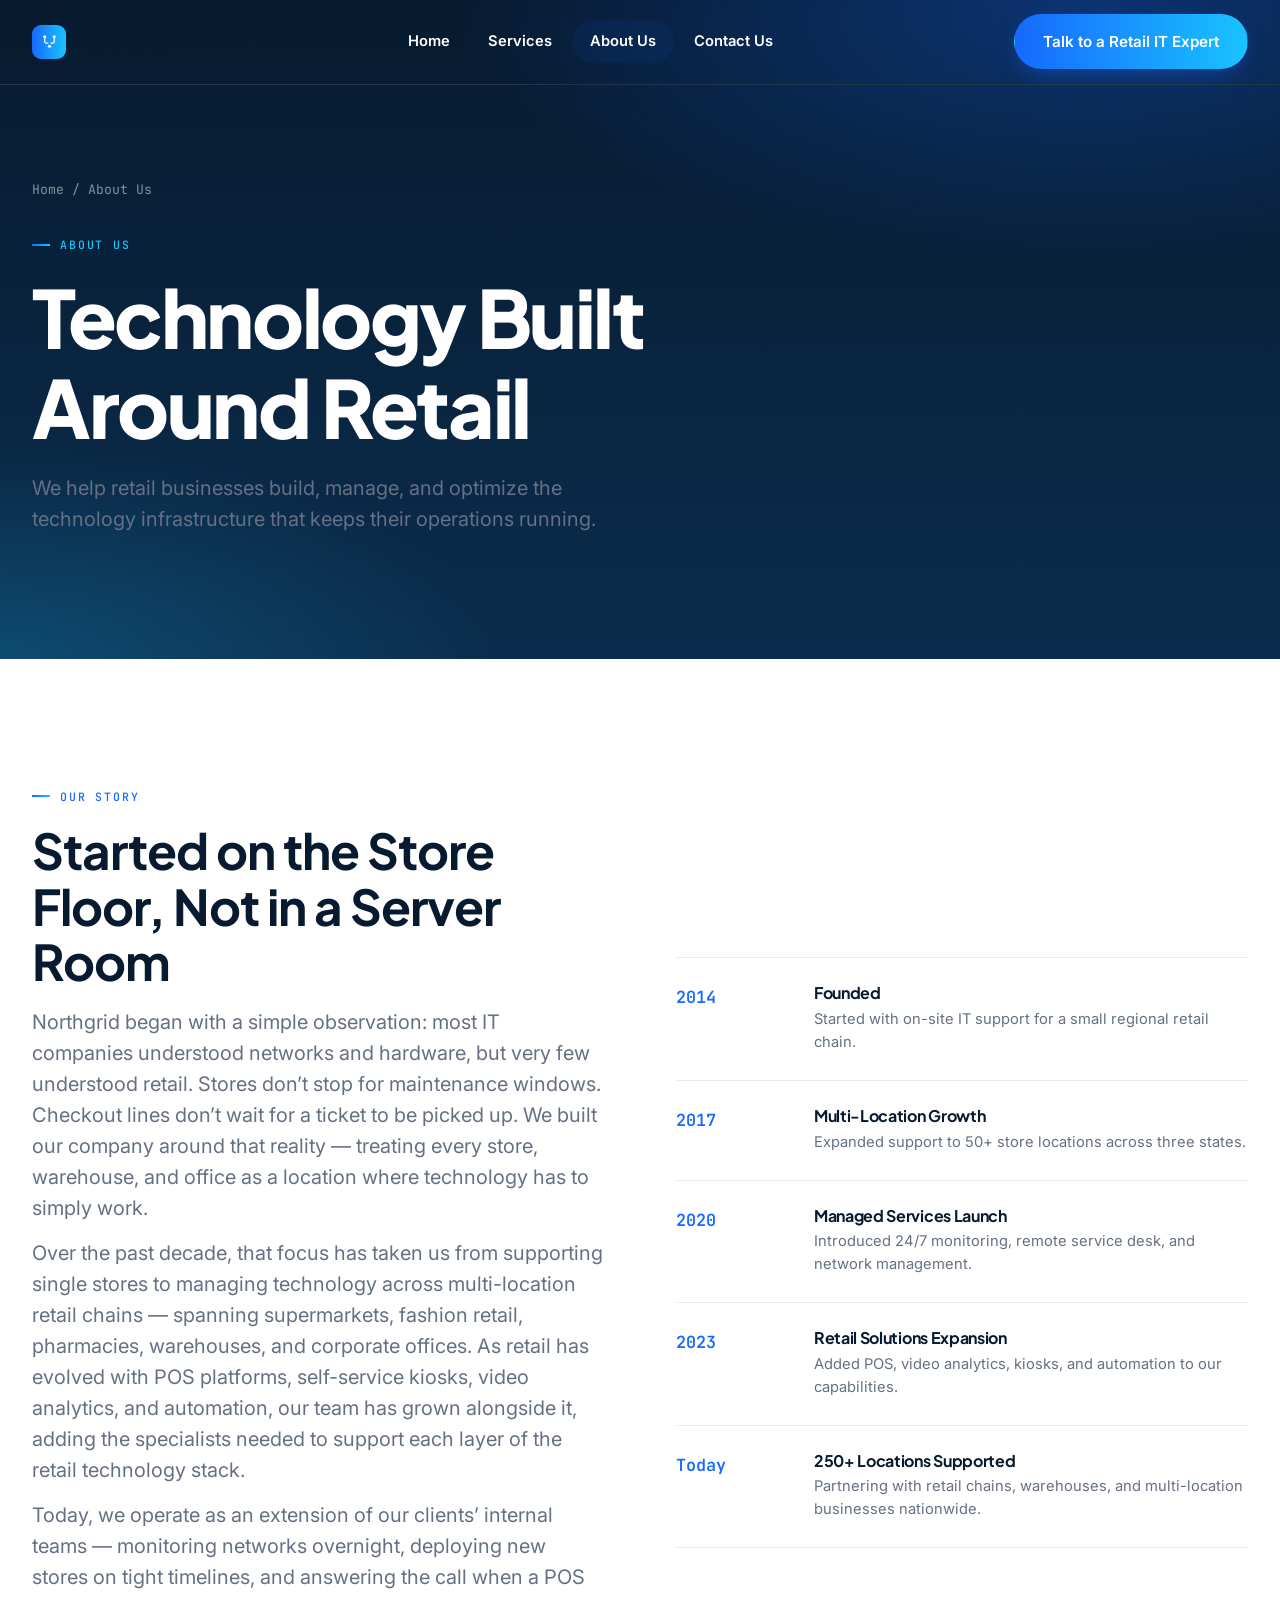
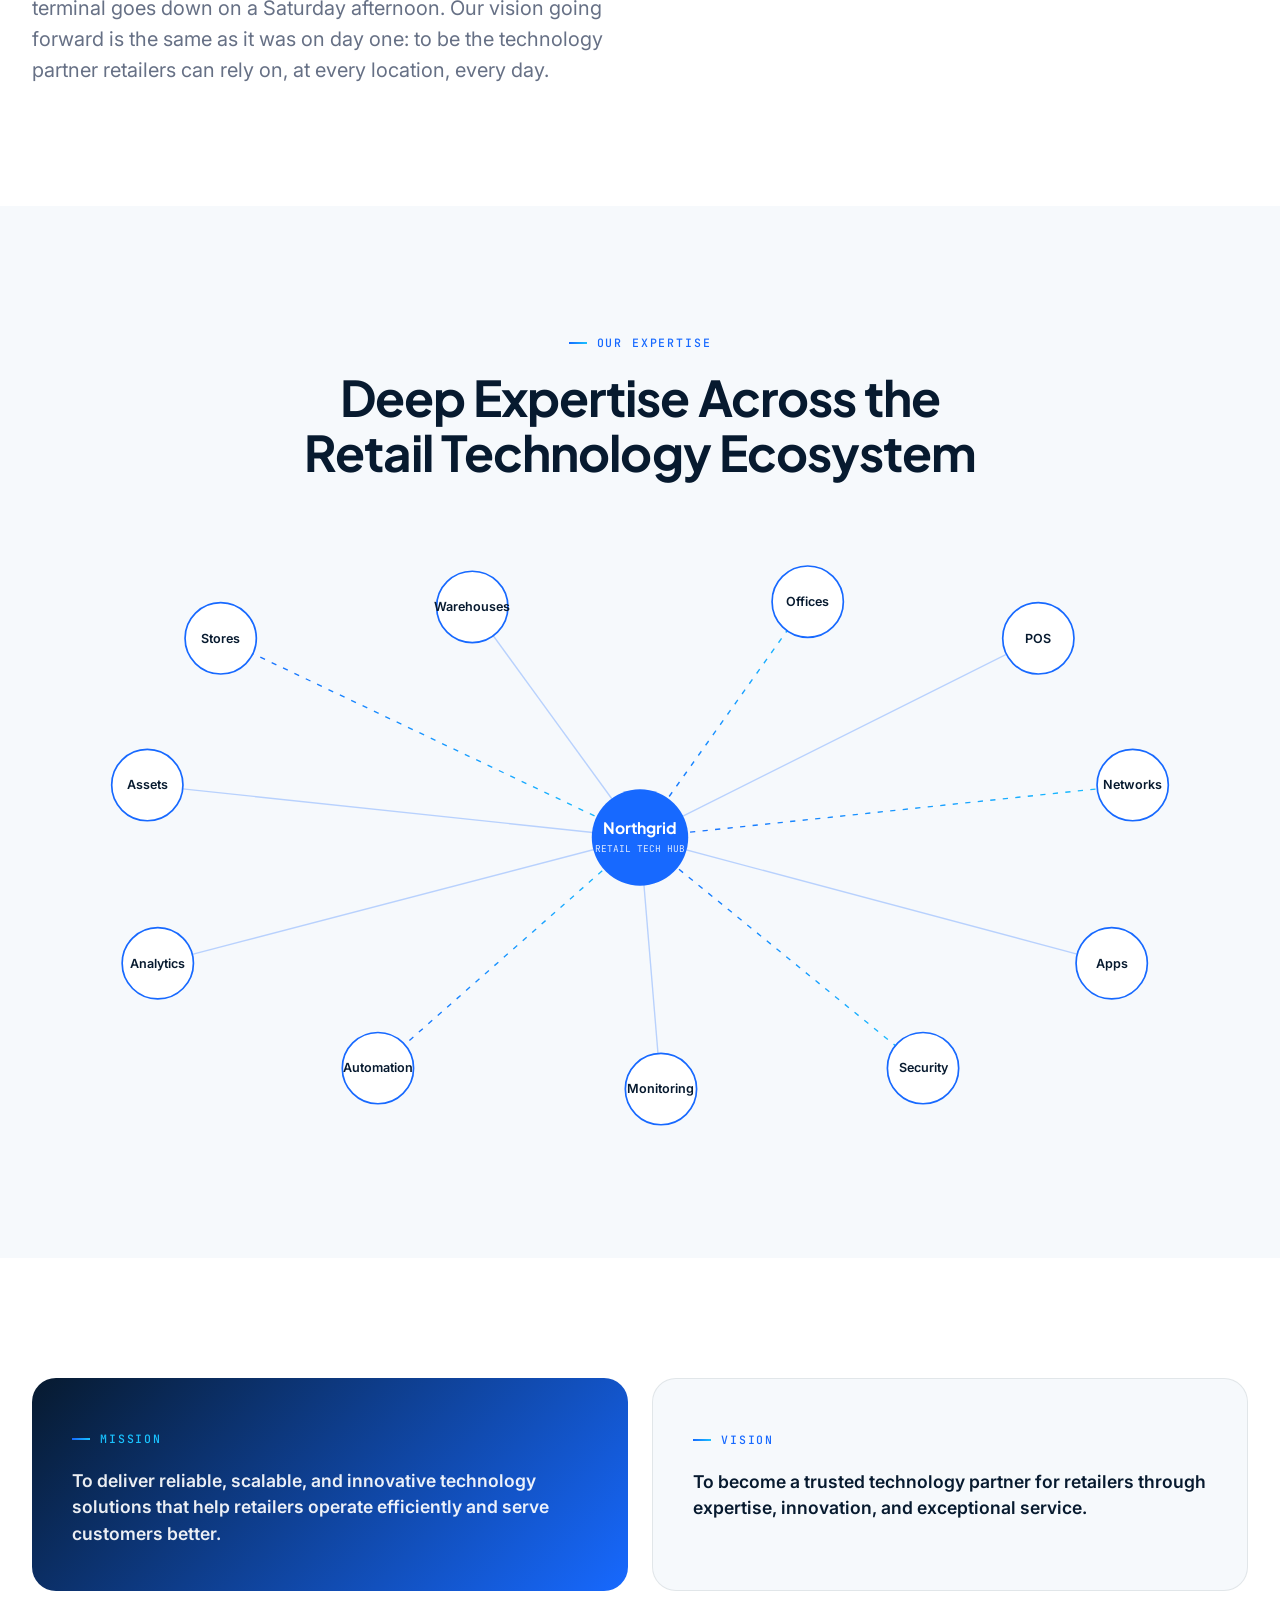
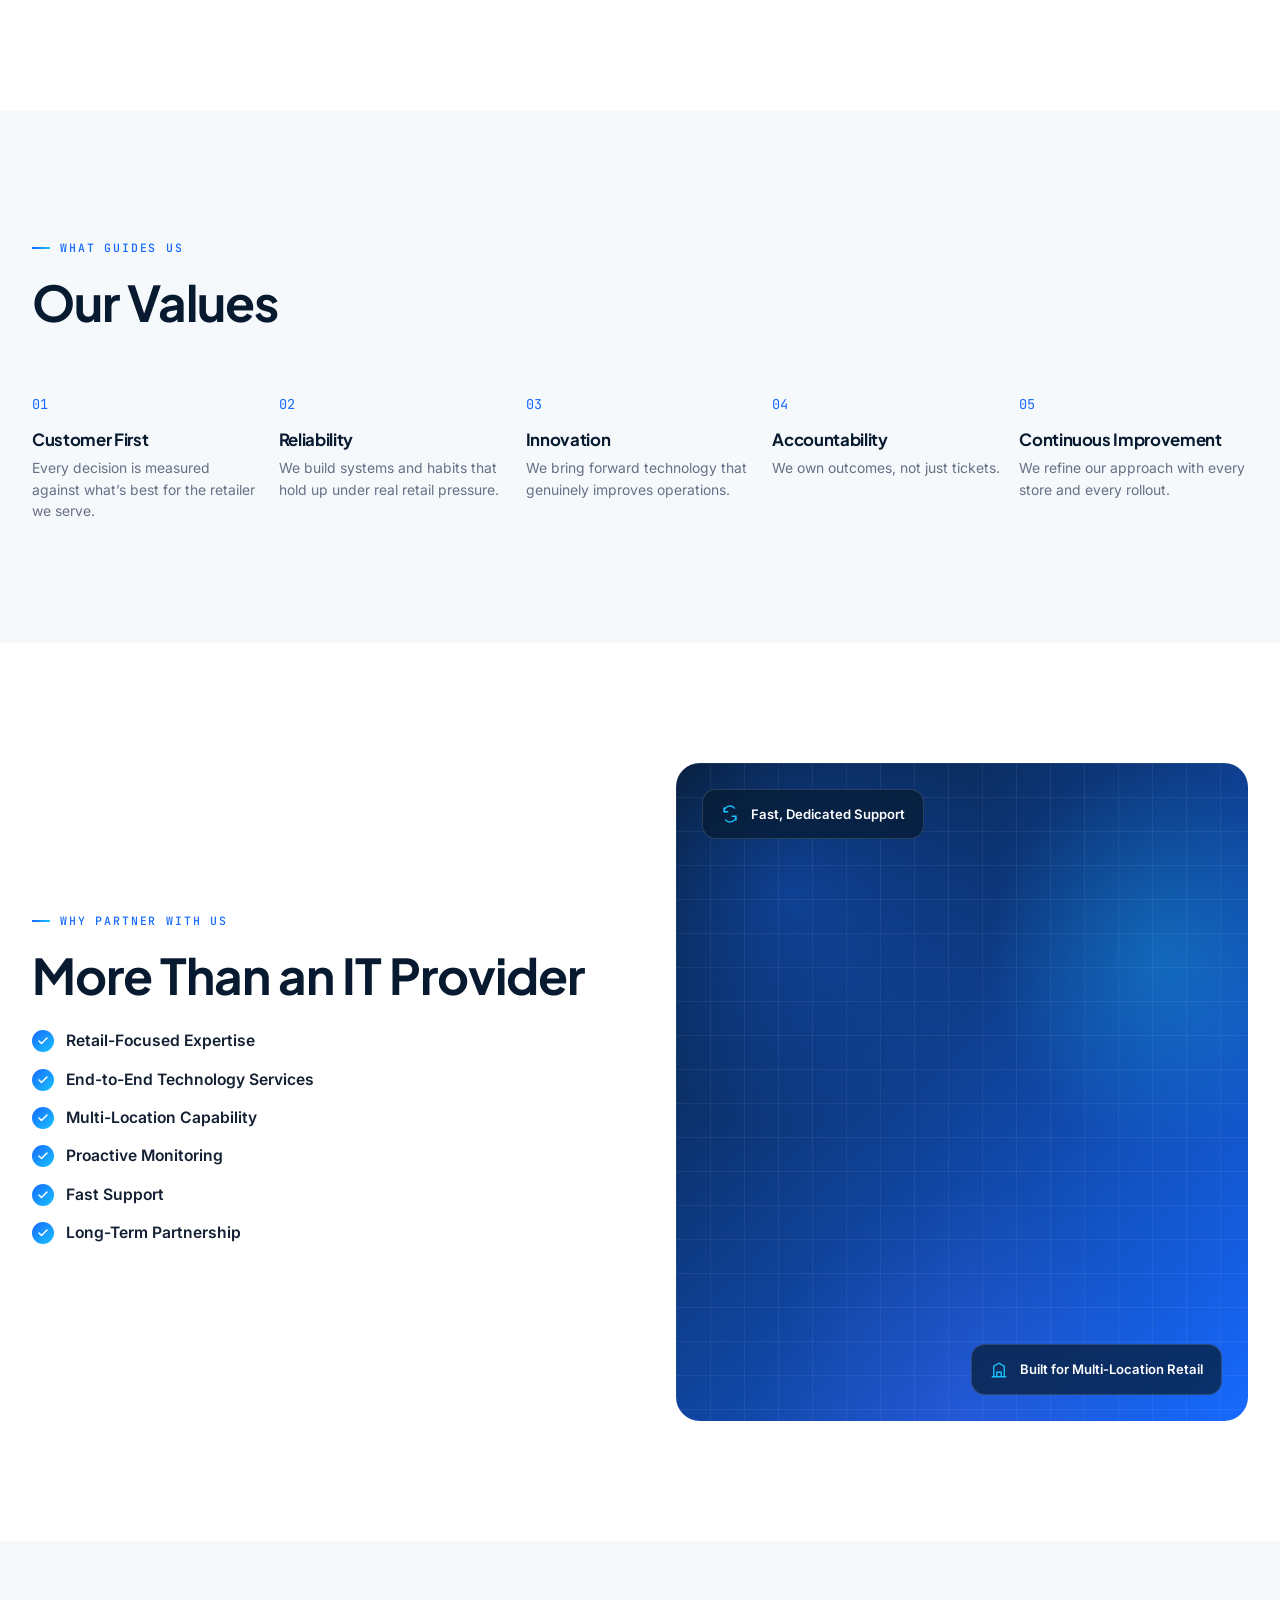
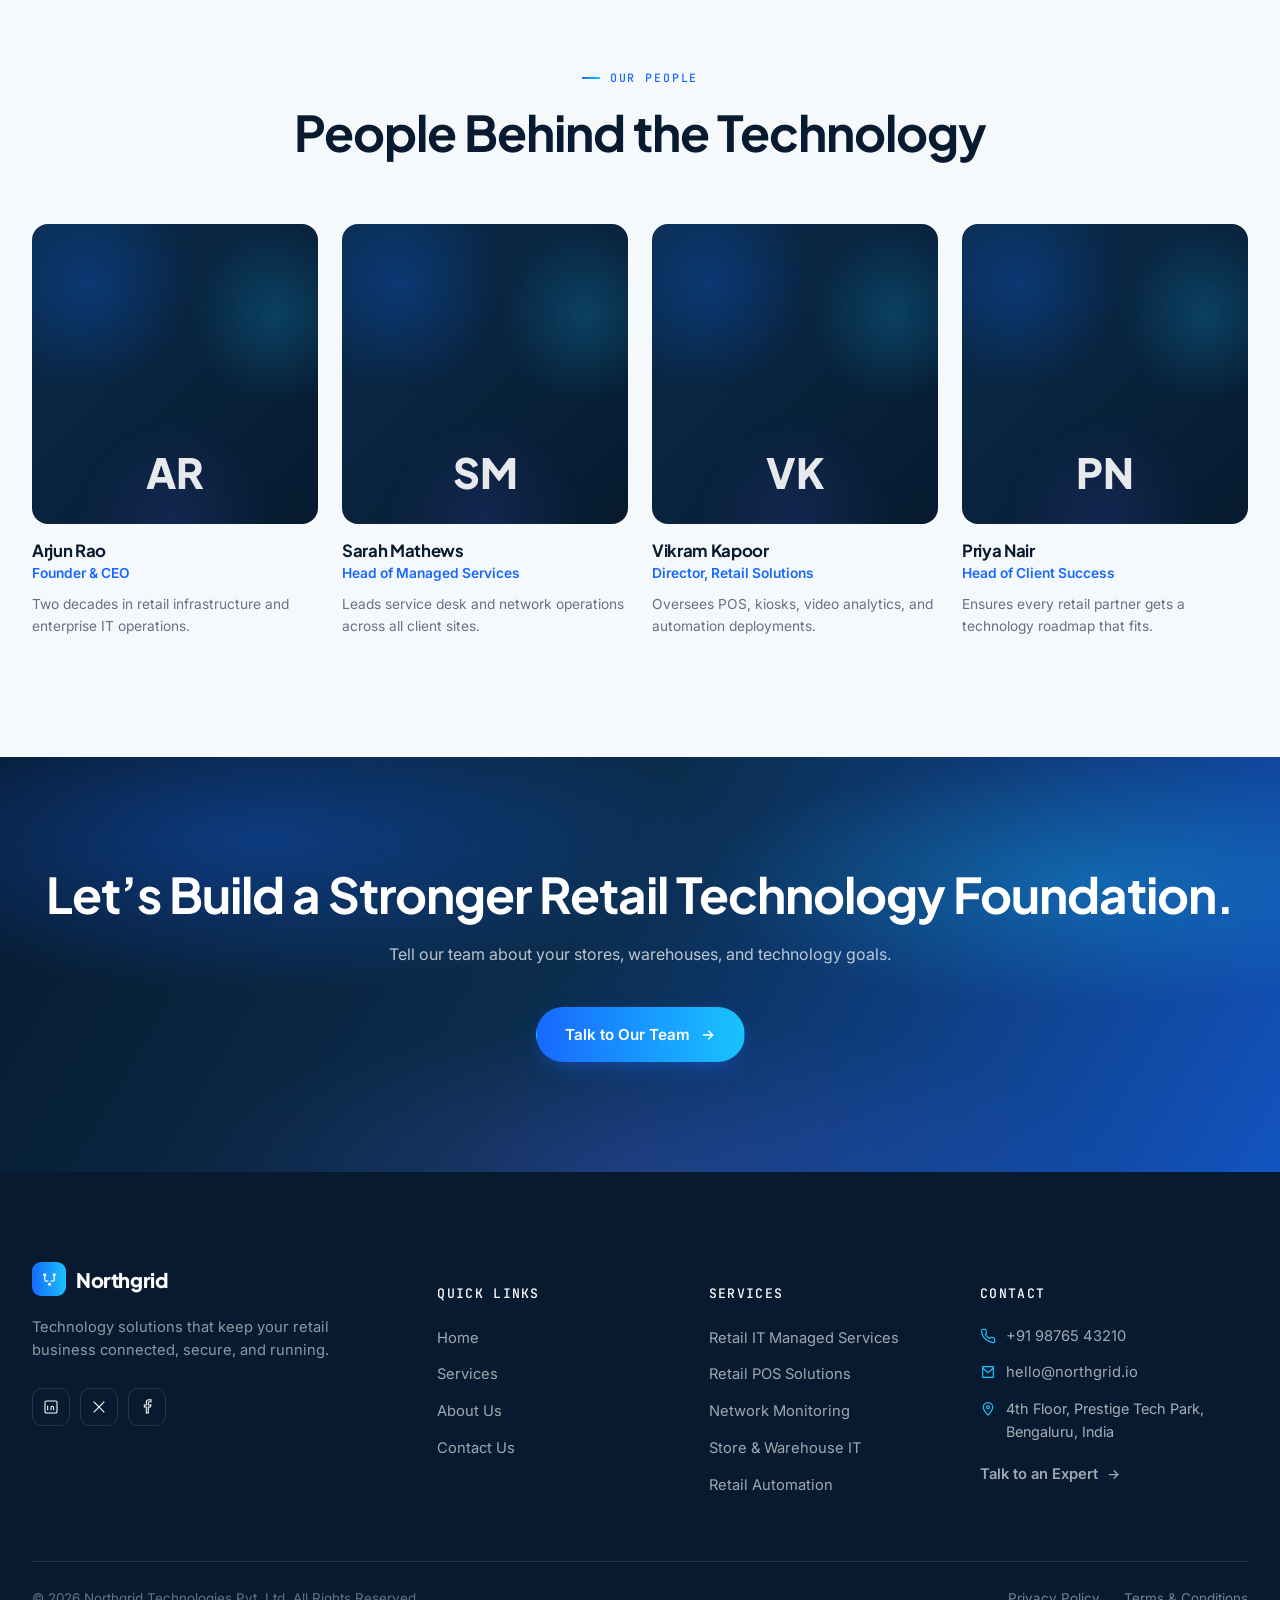
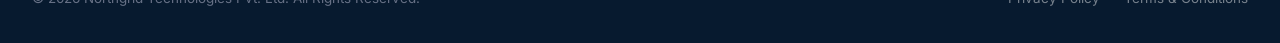
<file: about.html>
<!DOCTYPE html>
<html lang="en">
<head>
<meta charset="UTF-8">
<meta name="viewport" content="width=device-width, initial-scale=1.0">
<title>About Northgrid | Retail Technology Experts</title>
<meta name="description" content="Learn about Northgrid, a retail technology partner delivering IT infrastructure, managed services, POS, networking, monitoring, and retail technology solutions.">
<link rel="canonical" href="https://www.northgrid.io/about.html">
<meta property="og:type" content="website">
<meta property="og:title" content="About Northgrid | Retail Technology Experts">
<meta property="og:description" content="We help retail businesses build, manage, and optimize the technology infrastructure that keeps their operations running.">
<meta property="og:url" content="https://www.northgrid.io/about.html">
<meta property="og:site_name" content="Northgrid">
<meta name="twitter:card" content="summary_large_image">
<link rel="icon" href="data:image/svg+xml,<svg xmlns=%22http://www.w3.org/2000/svg%22 viewBox=%220 0 32 32%22><rect width=%2232%22 height=%2232%22 rx=%228%22 fill=%22%231769FF%22/></svg>">
<link rel="stylesheet" href="css/style.css">
<script type="application/ld+json">
{
  "@context": "https://schema.org",
  "@type": "BreadcrumbList",
  "itemListElement": [
    {"@type":"ListItem","position":1,"name":"Home","item":"https://www.northgrid.io/"},
    {"@type":"ListItem","position":2,"name":"About Us","item":"https://www.northgrid.io/about.html"}
  ]
}
</script>
</head>
<body class="page-light">
<a href="#main" class="skip-link">Skip to content</a>

<header class="site-header">
  <div class="container">
    <a href="index.html" class="logo" aria-label="Northgrid home">
      <span class="logo-mark"><svg viewBox="0 0 24 24" fill="none" xmlns="http://www.w3.org/2000/svg" aria-hidden="true"><circle cx="6" cy="6" r="2" fill="#fff"/><circle cx="18" cy="6" r="2" fill="#fff"/><circle cx="12" cy="18" r="2" fill="#fff"/><path d="M6 8v4a2 2 0 002 2h2M18 8v4a2 2 0 01-2 2h-2" stroke="#fff" stroke-width="1.6" stroke-linecap="round"/></svg></span>
      Northgrid
    </a>
    <nav class="main-nav" aria-label="Primary">
      <a href="index.html">Home</a>
      <a href="services.html">Services</a>
      <a href="about.html" class="active">About Us</a>
      <a href="contact.html">Contact Us</a>
    </nav>
    <div class="header-actions">
      <a href="contact.html" class="btn btn-primary header-cta">Talk to a Retail IT Expert</a>
      <button class="hamburger" id="hamburger" aria-label="Toggle menu" aria-expanded="false" aria-controls="mobile-nav">
        <span></span><span></span><span></span>
      </button>
    </div>
  </div>
</header>
<div class="mobile-nav" id="mobile-nav">
  <div class="mobile-nav-inner">
    <a href="index.html">Home</a>
    <a href="services.html">Services</a>
    <a href="about.html" class="active">About Us</a>
    <a href="contact.html">Contact Us</a>
    <a href="contact.html" class="btn btn-primary btn-block">Talk to a Retail IT Expert</a>
  </div>
</div>

<main id="main">

<section class="page-hero">
  <div class="container">
    <p class="breadcrumb"><a href="index.html">Home</a> / About Us</p>
    <p class="eyebrow" style="color:var(--cyan);">About Us</p>
    <h1 class="h1">Technology Built Around Retail</h1>
    <p class="lede">We help retail businesses build, manage, and optimize the technology infrastructure that keeps their operations running.</p>
  </div>
</section>

<!-- ============ OUR STORY ============ -->
<section class="section">
  <div class="container">
    <div class="split">
      <div class="split-content reveal">
        <p class="eyebrow">Our Story</p>
        <h2 class="h2">Started on the Store Floor, Not in a Server Room</h2>
        <p class="lede" style="margin-top:18px;">Northgrid began with a simple observation: most IT companies understood networks and hardware, but very few understood retail. Stores don&rsquo;t stop for maintenance windows. Checkout lines don&rsquo;t wait for a ticket to be picked up. We built our company around that reality &mdash; treating every store, warehouse, and office as a location where technology has to simply work.</p>
        <p class="lede" style="margin-top:14px;">Over the past decade, that focus has taken us from supporting single stores to managing technology across multi-location retail chains &mdash; spanning supermarkets, fashion retail, pharmacies, warehouses, and corporate offices. As retail has evolved with POS platforms, self-service kiosks, video analytics, and automation, our team has grown alongside it, adding the specialists needed to support each layer of the retail technology stack.</p>
        <p class="lede" style="margin-top:14px;">Today, we operate as an extension of our clients&rsquo; internal teams &mdash; monitoring networks overnight, deploying new stores on tight timelines, and answering the call when a POS terminal goes down on a Saturday afternoon. Our vision going forward is the same as it was on day one: to be the technology partner retailers can rely on, at every location, every day.</p>
      </div>
      <div class="split-visual reveal">
        <div class="story-timeline">
          <div class="story-row">
            <span class="story-year">2014</span>
            <div><h4>Founded</h4><p>Started with on-site IT support for a small regional retail chain.</p></div>
          </div>
          <div class="story-row">
            <span class="story-year">2017</span>
            <div><h4>Multi-Location Growth</h4><p>Expanded support to 50+ store locations across three states.</p></div>
          </div>
          <div class="story-row">
            <span class="story-year">2020</span>
            <div><h4>Managed Services Launch</h4><p>Introduced 24/7 monitoring, remote service desk, and network management.</p></div>
          </div>
          <div class="story-row">
            <span class="story-year">2023</span>
            <div><h4>Retail Solutions Expansion</h4><p>Added POS, video analytics, kiosks, and automation to our capabilities.</p></div>
          </div>
          <div class="story-row">
            <span class="story-year">Today</span>
            <div><h4>250+ Locations Supported</h4><p>Partnering with retail chains, warehouses, and multi-location businesses nationwide.</p></div>
          </div>
        </div>
      </div>
    </div>
  </div>
</section>

<!-- ============ EXPERTISE ECOSYSTEM ============ -->
<section class="section section-light">
  <div class="container">
    <div class="section-head center reveal">
      <p class="eyebrow">Our Expertise</p>
      <h2 class="h2">Deep Expertise Across the Retail Technology Ecosystem</h2>
    </div>
    <div class="ecosystem-wrap reveal">
      <svg class="eco-diagram" viewBox="0 0 1160 560" xmlns="http://www.w3.org/2000/svg" role="img" aria-label="Diagram showing Northgrid at the center, connected to retail stores, warehouses, offices, POS, networks, applications, security, monitoring, automation, and analytics">
        <defs>
          <linearGradient id="ecoGrad" x1="0" y1="0" x2="1" y2="0">
            <stop offset="0" stop-color="#1769FF"/>
            <stop offset="1" stop-color="#19C3FF"/>
          </linearGradient>
        </defs>
        <!-- connecting lines -->
        <g>
          <line class="eco-line pulse" x1="580" y1="280" x2="180" y2="90"/>
          <line class="eco-line" x1="580" y1="280" x2="420" y2="60"/>
          <line class="eco-line pulse" x1="580" y1="280" x2="740" y2="55"/>
          <line class="eco-line" x1="580" y1="280" x2="960" y2="90"/>
          <line class="eco-line pulse" x1="580" y1="280" x2="1050" y2="230"/>
          <line class="eco-line" x1="580" y1="280" x2="1030" y2="400"/>
          <line class="eco-line pulse" x1="580" y1="280" x2="850" y2="500"/>
          <line class="eco-line" x1="580" y1="280" x2="600" y2="520"/>
          <line class="eco-line pulse" x1="580" y1="280" x2="330" y2="500"/>
          <line class="eco-line" x1="580" y1="280" x2="120" y2="400"/>
          <line class="eco-line" x1="580" y1="280" x2="110" y2="230"/>
        </g>
        <!-- hub -->
        <g class="eco-hub">
          <circle cx="580" cy="280" r="46"/>
          <text x="580" y="277" text-anchor="middle" font-family="Plus Jakarta Sans, sans-serif" font-weight="700" font-size="15" fill="#fff">Northgrid</text>
          <text x="580" y="294" text-anchor="middle" font-family="JetBrains Mono, monospace" font-size="9" fill="rgba(255,255,255,0.85)">RETAIL TECH HUB</text>
        </g>
        <!-- nodes -->
        <g class="eco-node"><circle cx="180" cy="90" r="34"/><text x="180" y="94" text-anchor="middle">Stores</text></g>
        <g class="eco-node"><circle cx="420" cy="60" r="34"/><text x="420" y="64" text-anchor="middle">Warehouses</text></g>
        <g class="eco-node"><circle cx="740" cy="55" r="34"/><text x="740" y="59" text-anchor="middle">Offices</text></g>
        <g class="eco-node"><circle cx="960" cy="90" r="34"/><text x="960" y="94" text-anchor="middle">POS</text></g>
        <g class="eco-node"><circle cx="1050" cy="230" r="34"/><text x="1050" y="234" text-anchor="middle">Networks</text></g>
        <g class="eco-node"><circle cx="1030" cy="400" r="34"/><text x="1030" y="404" text-anchor="middle">Apps</text></g>
        <g class="eco-node"><circle cx="850" cy="500" r="34"/><text x="850" y="504" text-anchor="middle">Security</text></g>
        <g class="eco-node"><circle cx="600" cy="520" r="34"/><text x="600" y="524" text-anchor="middle">Monitoring</text></g>
        <g class="eco-node"><circle cx="330" cy="500" r="34"/><text x="330" y="504" text-anchor="middle">Automation</text></g>
        <g class="eco-node"><circle cx="120" cy="400" r="34"/><text x="120" y="404" text-anchor="middle">Analytics</text></g>
        <g class="eco-node"><circle cx="110" cy="230" r="34"/><text x="110" y="234" text-anchor="middle">Assets</text></g>
      </svg>
    </div>
  </div>
</section>

<!-- ============ MISSION / VISION ============ -->
<section class="section">
  <div class="container">
    <div class="mv-grid reveal-stagger">
      <div class="mv-card mission">
        <p class="eyebrow">Mission</p>
        <p class="mv-text">To deliver reliable, scalable, and innovative technology solutions that help retailers operate efficiently and serve customers better.</p>
      </div>
      <div class="mv-card vision">
        <p class="eyebrow">Vision</p>
        <p class="mv-text">To become a trusted technology partner for retailers through expertise, innovation, and exceptional service.</p>
      </div>
    </div>
  </div>
</section>

<!-- ============ VALUES ============ -->
<section class="section section-light">
  <div class="container">
    <div class="section-head reveal">
      <p class="eyebrow">What Guides Us</p>
      <h2 class="h2">Our Values</h2>
    </div>
    <div class="values-grid reveal-stagger">
      <div class="value-item"><span class="value-num">01</span><h4>Customer First</h4><p>Every decision is measured against what&rsquo;s best for the retailer we serve.</p></div>
      <div class="value-item"><span class="value-num">02</span><h4>Reliability</h4><p>We build systems and habits that hold up under real retail pressure.</p></div>
      <div class="value-item"><span class="value-num">03</span><h4>Innovation</h4><p>We bring forward technology that genuinely improves operations.</p></div>
      <div class="value-item"><span class="value-num">04</span><h4>Accountability</h4><p>We own outcomes, not just tickets.</p></div>
      <div class="value-item"><span class="value-num">05</span><h4>Continuous Improvement</h4><p>We refine our approach with every store and every rollout.</p></div>
    </div>
  </div>
</section>

<!-- ============ WHY PARTNER WITH US ============ -->
<section class="section">
  <div class="container">
    <div class="split reverse">
      <div class="split-visual reveal">
        <div class="visual-panel">
          <div class="panel-grid"></div>
          <div class="visual-badge" style="top:26px; left:26px;">
            <svg viewBox="0 0 24 24" fill="none" stroke="currentColor" stroke-width="1.8" stroke-linecap="round"><path d="M4 4v5h5M20 20v-5h-5M4 9a8 8 0 0114-4.9M20 15a8 8 0 01-14 4.9"/></svg>
            Fast, Dedicated Support
          </div>
          <div class="visual-badge" style="bottom:26px; right:26px;">
            <svg viewBox="0 0 24 24" fill="none" stroke="currentColor" stroke-width="1.8" stroke-linecap="round"><path d="M3 21h18M5 21V7l7-4 7 4v14M9 21v-6h6v6"/></svg>
            Built for Multi-Location Retail
          </div>
        </div>
      </div>
      <div class="split-content reveal">
        <p class="eyebrow">Why Partner With Us</p>
        <h2 class="h2">More Than an IT Provider</h2>
        <ul class="highlight-list" style="margin-top:26px;">
          <li><span class="check"><svg viewBox="0 0 24 24" fill="none" stroke="currentColor" stroke-width="3" stroke-linecap="round" stroke-linejoin="round"><path d="M20 6L9 17l-5-5"/></svg></span>Retail-Focused Expertise</li>
          <li><span class="check"><svg viewBox="0 0 24 24" fill="none" stroke="currentColor" stroke-width="3" stroke-linecap="round" stroke-linejoin="round"><path d="M20 6L9 17l-5-5"/></svg></span>End-to-End Technology Services</li>
          <li><span class="check"><svg viewBox="0 0 24 24" fill="none" stroke="currentColor" stroke-width="3" stroke-linecap="round" stroke-linejoin="round"><path d="M20 6L9 17l-5-5"/></svg></span>Multi-Location Capability</li>
          <li><span class="check"><svg viewBox="0 0 24 24" fill="none" stroke="currentColor" stroke-width="3" stroke-linecap="round" stroke-linejoin="round"><path d="M20 6L9 17l-5-5"/></svg></span>Proactive Monitoring</li>
          <li><span class="check"><svg viewBox="0 0 24 24" fill="none" stroke="currentColor" stroke-width="3" stroke-linecap="round" stroke-linejoin="round"><path d="M20 6L9 17l-5-5"/></svg></span>Fast Support</li>
          <li><span class="check"><svg viewBox="0 0 24 24" fill="none" stroke="currentColor" stroke-width="3" stroke-linecap="round" stroke-linejoin="round"><path d="M20 6L9 17l-5-5"/></svg></span>Long-Term Partnership</li>
        </ul>
      </div>
    </div>
  </div>
</section>

<!-- ============ TEAM ============ -->
<section class="section section-light">
  <div class="container">
    <div class="section-head center reveal">
      <p class="eyebrow">Our People</p>
      <h2 class="h2">People Behind the Technology</h2>
    </div>
    <div class="team-grid reveal-stagger">
      <div class="team-card">
        <div class="team-photo"><span class="team-initials">AR</span></div>
        <h4>Arjun Rao</h4>
        <p class="team-role">Founder &amp; CEO</p>
        <p>Two decades in retail infrastructure and enterprise IT operations.</p>
      </div>
      <div class="team-card">
        <div class="team-photo"><span class="team-initials">SM</span></div>
        <h4>Sarah Mathews</h4>
        <p class="team-role">Head of Managed Services</p>
        <p>Leads service desk and network operations across all client sites.</p>
      </div>
      <div class="team-card">
        <div class="team-photo"><span class="team-initials">VK</span></div>
        <h4>Vikram Kapoor</h4>
        <p class="team-role">Director, Retail Solutions</p>
        <p>Oversees POS, kiosks, video analytics, and automation deployments.</p>
      </div>
      <div class="team-card">
        <div class="team-photo"><span class="team-initials">PN</span></div>
        <h4>Priya Nair</h4>
        <p class="team-role">Head of Client Success</p>
        <p>Ensures every retail partner gets a technology roadmap that fits.</p>
      </div>
    </div>
  </div>
</section>

<!-- ============ ABOUT CTA ============ -->
<section class="final-cta on-dark">
  <div class="container">
    <h2 class="h2">Let&rsquo;s Build a Stronger Retail Technology Foundation.</h2>
    <p>Tell our team about your stores, warehouses, and technology goals.</p>
    <div class="final-cta-actions">
      <a href="contact.html" class="btn btn-primary">Talk to Our Team
        <svg viewBox="0 0 24 24" fill="none" stroke="currentColor" stroke-width="2" stroke-linecap="round"><path d="M5 12h14M13 6l6 6-6 6"/></svg>
      </a>
    </div>
  </div>
</section>

</main>

<footer class="site-footer">
  <div class="container">
    <div class="footer-grid">
      <div class="footer-brand">
        <a href="index.html" class="logo">
          <span class="logo-mark"><svg viewBox="0 0 24 24" fill="none" xmlns="http://www.w3.org/2000/svg" aria-hidden="true"><circle cx="6" cy="6" r="2" fill="#fff"/><circle cx="18" cy="6" r="2" fill="#fff"/><circle cx="12" cy="18" r="2" fill="#fff"/><path d="M6 8v4a2 2 0 002 2h2M18 8v4a2 2 0 01-2 2h-2" stroke="#fff" stroke-width="1.6" stroke-linecap="round"/></svg></span>
          Northgrid
        </a>
        <p>Technology solutions that keep your retail business connected, secure, and running.</p>
        <div class="social-row">
          <a href="#" aria-label="LinkedIn"><svg viewBox="0 0 24 24" fill="none" stroke="#fff" stroke-width="1.6"><rect x="3" y="3" width="18" height="18" rx="2"/><path d="M7 10v7M7 7v.01M12 17v-4a2 2 0 014 0v4M12 13v4"/></svg></a>
          <a href="#" aria-label="X / Twitter"><svg viewBox="0 0 24 24" fill="none" stroke="#fff" stroke-width="1.6"><path d="M4 4l16 16M20 4L4 20"/></svg></a>
          <a href="#" aria-label="Facebook"><svg viewBox="0 0 24 24" fill="none" stroke="#fff" stroke-width="1.6"><path d="M14 9V6a2 2 0 012-2h2V1h-3a4 4 0 00-4 4v4H8v3h3v9h3v-9h3l1-3h-4z"/></svg></a>
        </div>
      </div>
      <div class="footer-col">
        <h5>Quick Links</h5>
        <ul>
          <li><a href="index.html">Home</a></li>
          <li><a href="services.html">Services</a></li>
          <li><a href="about.html">About Us</a></li>
          <li><a href="contact.html">Contact Us</a></li>
        </ul>
      </div>
      <div class="footer-col">
        <h5>Services</h5>
        <ul>
          <li><a href="services.html#managed-services">Retail IT Managed Services</a></li>
          <li><a href="services.html#retail-pos">Retail POS Solutions</a></li>
          <li><a href="services.html#network-monitoring">Network Monitoring</a></li>
          <li><a href="services.html#store-office-warehouse-it">Store &amp; Warehouse IT</a></li>
          <li><a href="services.html#retail-solutions">Retail Automation</a></li>
        </ul>
      </div>
      <div class="footer-col">
        <h5>Contact</h5>
        <ul class="footer-contact">
          <li><svg viewBox="0 0 24 24" fill="none" stroke="currentColor" stroke-width="1.8"><path d="M22 16.9v3a2 2 0 01-2.2 2 19.8 19.8 0 01-8.6-3 19.5 19.5 0 01-6-6 19.8 19.8 0 01-3-8.7A2 2 0 014.1 2h3a2 2 0 012 1.7c.1.9.3 1.8.6 2.7a2 2 0 01-.5 2.1L8 9.7a16 16 0 006 6l1.2-1.2a2 2 0 012.1-.5c.9.3 1.8.5 2.7.6a2 2 0 011.7 2z"/></svg><a href="tel:+919876543210">+91 98765 43210</a></li>
          <li><svg viewBox="0 0 24 24" fill="none" stroke="currentColor" stroke-width="1.8"><path d="M4 4h16v16H4z"/><path d="M4 6l8 7 8-7"/></svg><a href="mailto:hello@northgrid.io">hello@northgrid.io</a></li>
          <li><svg viewBox="0 0 24 24" fill="none" stroke="currentColor" stroke-width="1.8"><path d="M12 21s7-6.5 7-11.5a7 7 0 10-14 0C5 14.5 12 21 12 21z"/><circle cx="12" cy="9.5" r="2.2"/></svg><span>4th Floor, Prestige Tech Park, Bengaluru, India</span></li>
        </ul>
        <a href="contact.html" class="text-link" style="margin-top:18px;">Talk to an Expert <svg viewBox="0 0 24 24" fill="none" stroke="currentColor" stroke-width="2" stroke-linecap="round"><path d="M5 12h14M13 6l6 6-6 6"/></svg></a>
      </div>
    </div>
    <div class="footer-bottom">
      <p>&copy; <span data-year>2026</span> Northgrid Technologies Pvt. Ltd. All Rights Reserved.</p>
      <div class="footer-bottom-links">
        <a href="#">Privacy Policy</a>
        <a href="#">Terms &amp; Conditions</a>
      </div>
    </div>
  </div>
</footer>

<script src="js/main.js"></script>
</body>
</html>
</file>
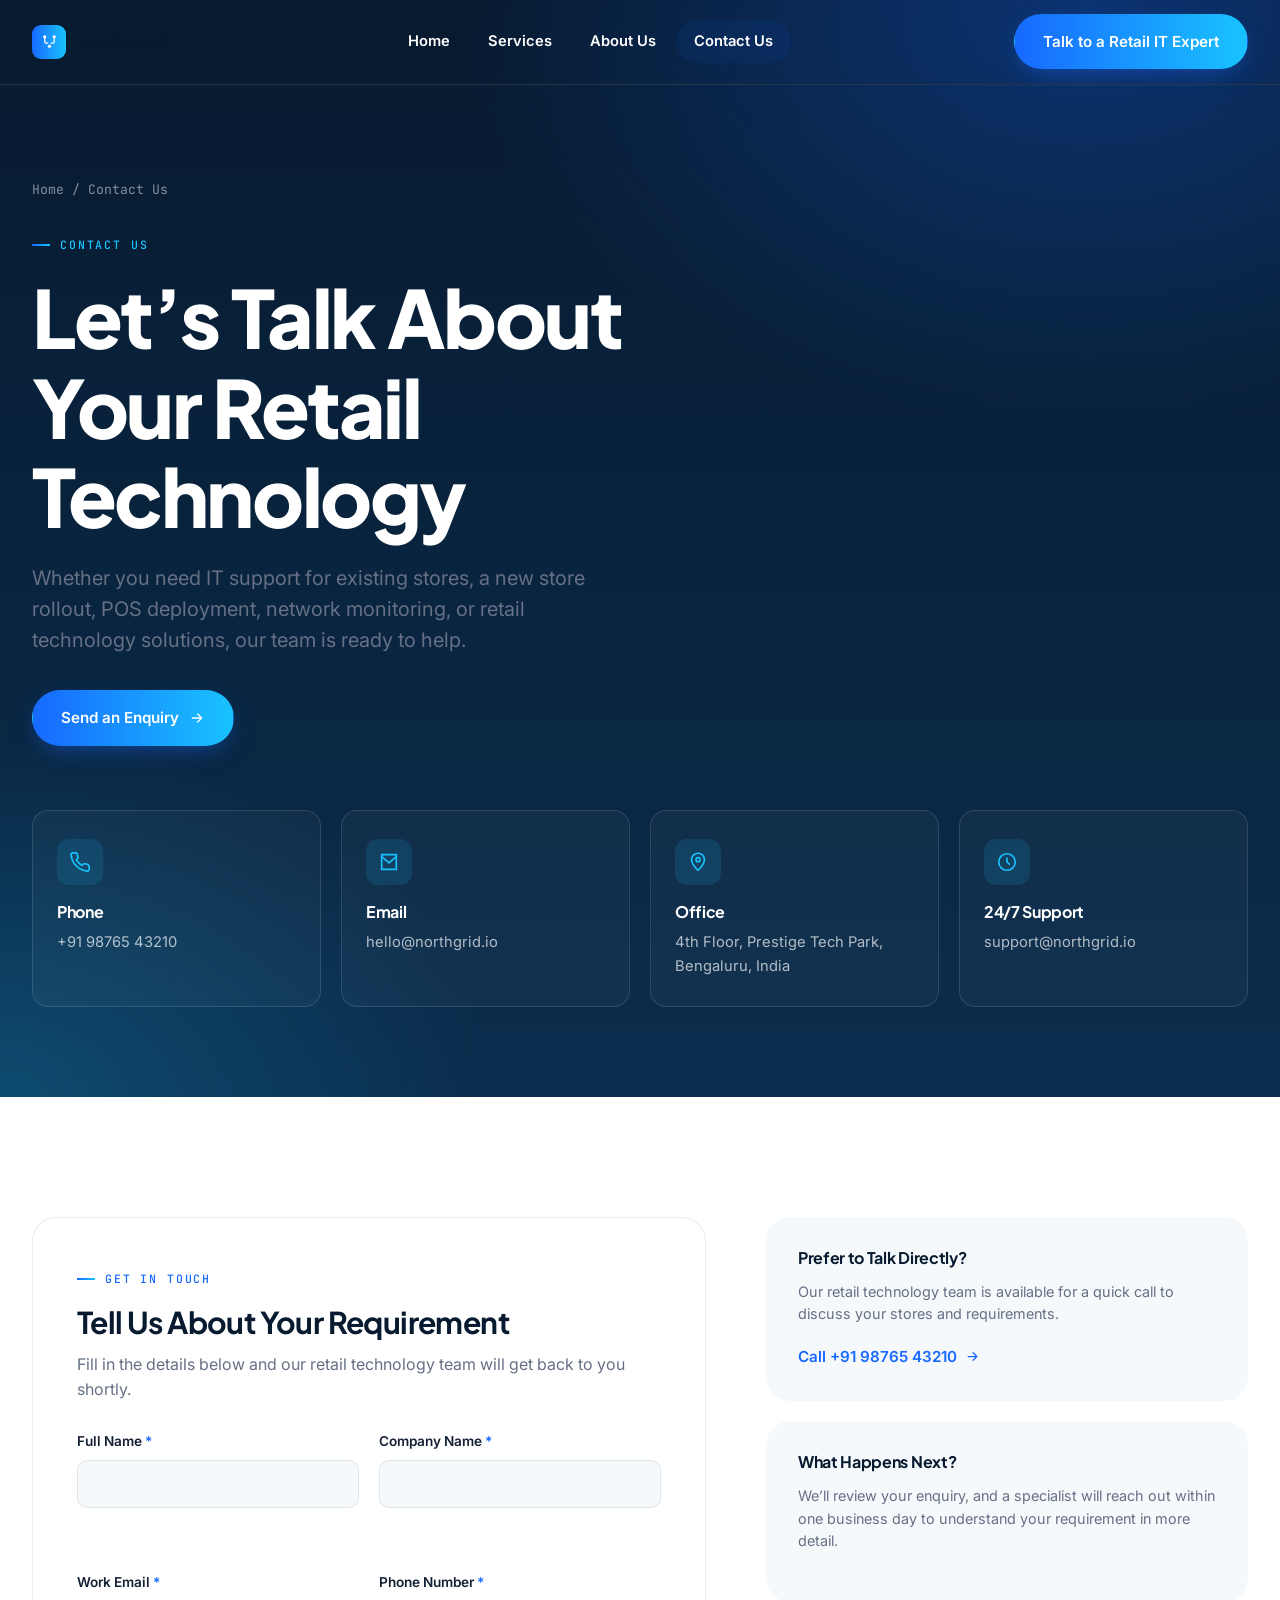
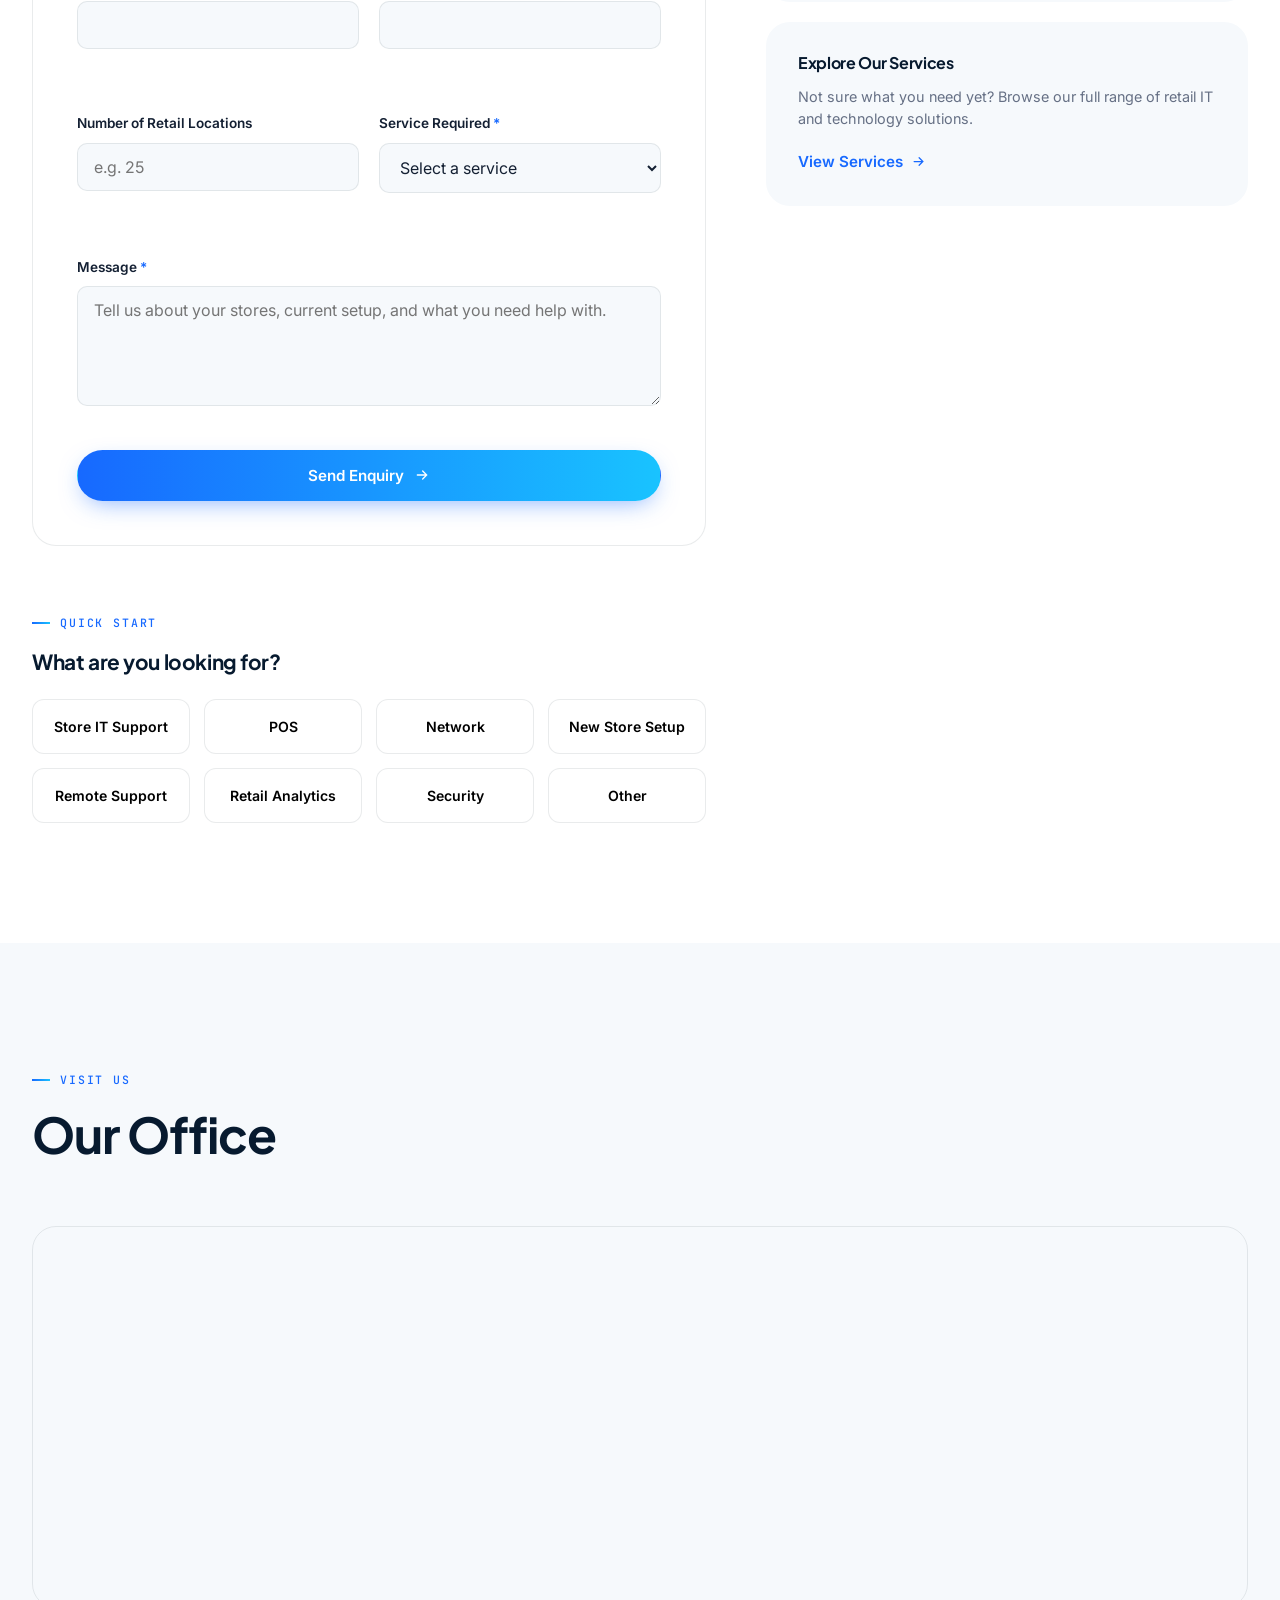
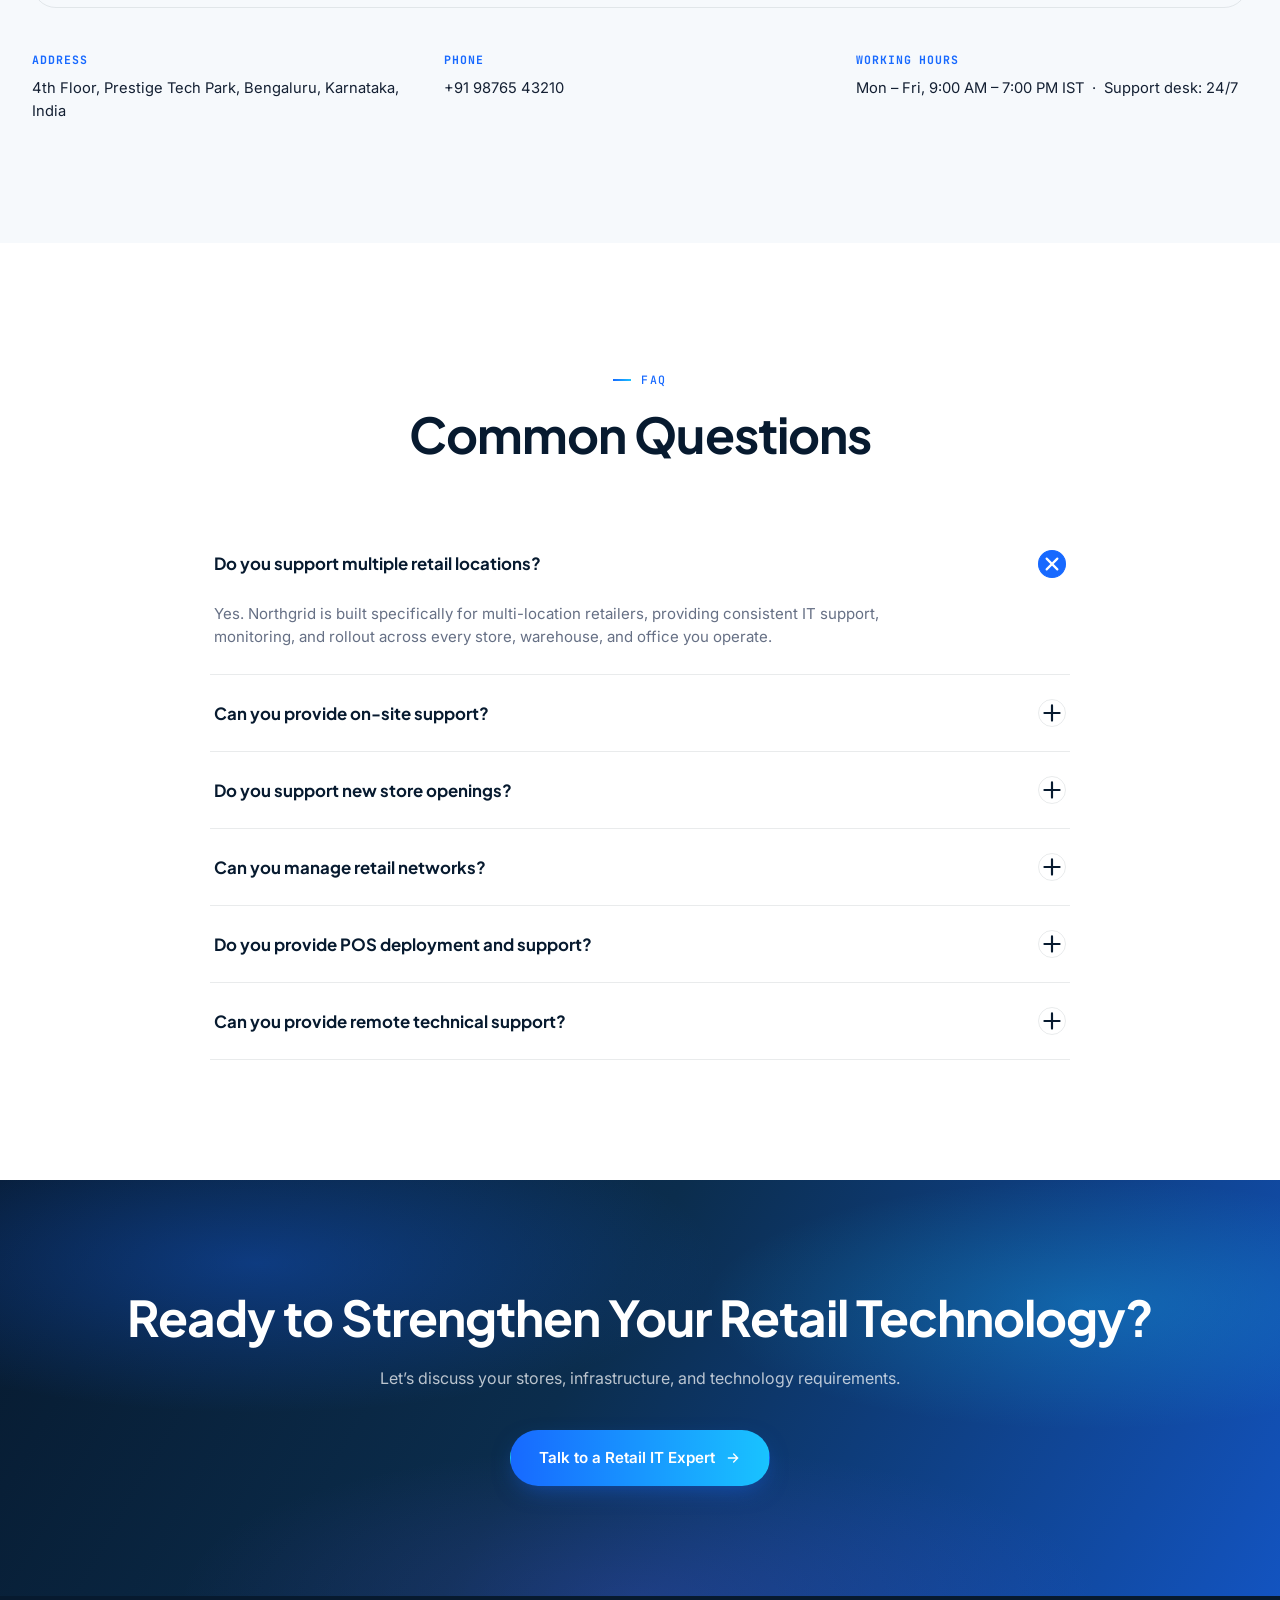
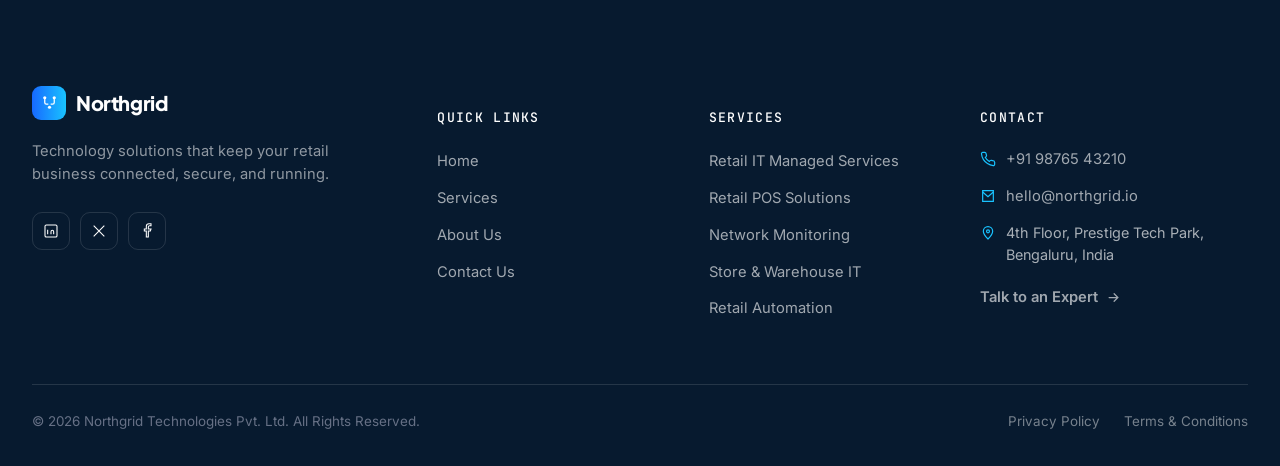
<file: contact.html>
<!DOCTYPE html>
<html lang="en">
<head>
<meta charset="UTF-8">
<meta name="viewport" content="width=device-width, initial-scale=1.0">
<title>Contact Northgrid | Retail IT &amp; Technology Experts</title>
<meta name="description" content="Contact Northgrid for retail IT support, POS solutions, network management, store technology, new store deployment, and retail automation.">
<link rel="canonical" href="https://www.northgrid.io/contact.html">
<meta property="og:type" content="website">
<meta property="og:title" content="Contact Northgrid | Retail IT & Technology Experts">
<meta property="og:description" content="Whether you need IT support for existing stores, a new store rollout, POS deployment, network monitoring, or retail technology solutions, our team is ready to help.">
<meta property="og:url" content="https://www.northgrid.io/contact.html">
<meta property="og:site_name" content="Northgrid">
<meta name="twitter:card" content="summary_large_image">
<link rel="icon" href="data:image/svg+xml,<svg xmlns=%22http://www.w3.org/2000/svg%22 viewBox=%220 0 32 32%22><rect width=%2232%22 height=%2232%22 rx=%228%22 fill=%22%231769FF%22/></svg>">
<link rel="stylesheet" href="css/style.css">
<script type="application/ld+json">
{
  "@context": "https://schema.org",
  "@type": "BreadcrumbList",
  "itemListElement": [
    {"@type":"ListItem","position":1,"name":"Home","item":"https://www.northgrid.io/"},
    {"@type":"ListItem","position":2,"name":"Contact Us","item":"https://www.northgrid.io/contact.html"}
  ]
}
</script>
<script type="application/ld+json">
{
  "@context": "https://schema.org",
  "@type": "LocalBusiness",
  "name": "Northgrid",
  "image": "https://www.northgrid.io/logo.png",
  "telephone": "+91-98765-43210",
  "email": "hello@northgrid.io",
  "address": {
    "@type": "PostalAddress",
    "streetAddress": "4th Floor, Prestige Tech Park",
    "addressLocality": "Bengaluru",
    "addressRegion": "Karnataka",
    "addressCountry": "IN"
  },
  "openingHours": "Mo-Fr 09:00-19:00"
}
</script>
<script type="application/ld+json">
{
  "@context": "https://schema.org",
  "@type": "FAQPage",
  "mainEntity": [
    {"@type":"Question","name":"Do you support multiple retail locations?","acceptedAnswer":{"@type":"Answer","text":"Yes. Northgrid is built specifically for multi-location retailers, providing consistent IT support, monitoring, and rollout across every store, warehouse, and office."}},
    {"@type":"Question","name":"Can you provide on-site support?","acceptedAnswer":{"@type":"Answer","text":"Yes, we provide on-site technical support alongside remote and monitoring services depending on what each location needs."}},
    {"@type":"Question","name":"Do you support new store openings?","acceptedAnswer":{"@type":"Answer","text":"Yes, we manage technology procurement, network setup, POS deployment, and go-live support for new store openings."}},
    {"@type":"Question","name":"Can you manage retail networks?","acceptedAnswer":{"@type":"Answer","text":"Yes, we provide proactive network monitoring and management across stores and warehouses to maintain reliable connectivity."}},
    {"@type":"Question","name":"Do you provide POS deployment and support?","acceptedAnswer":{"@type":"Answer","text":"Yes, we handle POS migration, rollout, installation, configuration, and ongoing support."}},
    {"@type":"Question","name":"Can you provide remote technical support?","acceptedAnswer":{"@type":"Answer","text":"Yes, our technical service desk provides remote troubleshooting and support for issues across all supported locations."}}
  ]
}
</script>
</head>
<body class="page-light">
<a href="#main" class="skip-link">Skip to content</a>

<header class="site-header">
  <div class="container">
    <a href="index.html" class="logo" aria-label="Northgrid home">
      <span class="logo-mark"><svg viewBox="0 0 24 24" fill="none" xmlns="http://www.w3.org/2000/svg" aria-hidden="true"><circle cx="6" cy="6" r="2" fill="#fff"/><circle cx="18" cy="6" r="2" fill="#fff"/><circle cx="12" cy="18" r="2" fill="#fff"/><path d="M6 8v4a2 2 0 002 2h2M18 8v4a2 2 0 01-2 2h-2" stroke="#fff" stroke-width="1.6" stroke-linecap="round"/></svg></span>
      Northgrid
    </a>
    <nav class="main-nav" aria-label="Primary">
      <a href="index.html">Home</a>
      <a href="services.html">Services</a>
      <a href="about.html">About Us</a>
      <a href="contact.html" class="active">Contact Us</a>
    </nav>
    <div class="header-actions">
      <a href="contact.html" class="btn btn-primary header-cta">Talk to a Retail IT Expert</a>
      <button class="hamburger" id="hamburger" aria-label="Toggle menu" aria-expanded="false" aria-controls="mobile-nav">
        <span></span><span></span><span></span>
      </button>
    </div>
  </div>
</header>
<div class="mobile-nav" id="mobile-nav">
  <div class="mobile-nav-inner">
    <a href="index.html">Home</a>
    <a href="services.html">Services</a>
    <a href="about.html">About Us</a>
    <a href="contact.html" class="active">Contact Us</a>
    <a href="contact.html" class="btn btn-primary btn-block">Talk to a Retail IT Expert</a>
  </div>
</div>

<main id="main">

<section class="page-hero">
  <div class="container">
    <p class="breadcrumb"><a href="index.html">Home</a> / Contact Us</p>
    <p class="eyebrow" style="color:var(--cyan);">Contact Us</p>
    <h1 class="h1">Let&rsquo;s Talk About Your Retail Technology</h1>
    <p class="lede">Whether you need IT support for existing stores, a new store rollout, POS deployment, network monitoring, or retail technology solutions, our team is ready to help.</p>
    <a href="#enquiry-form" class="btn btn-primary">Send an Enquiry
      <svg viewBox="0 0 24 24" fill="none" stroke="currentColor" stroke-width="2" stroke-linecap="round"><path d="M5 12h14M13 6l6 6-6 6"/></svg>
    </a>

    <div class="contact-cards reveal-stagger" style="margin-top:64px;">
      <div class="contact-card">
        <div class="card-icon"><svg viewBox="0 0 24 24" fill="none" stroke="currentColor" stroke-width="1.8"><path d="M22 16.9v3a2 2 0 01-2.2 2 19.8 19.8 0 01-8.6-3 19.5 19.5 0 01-6-6 19.8 19.8 0 01-3-8.7A2 2 0 014.1 2h3a2 2 0 012 1.7c.1.9.3 1.8.6 2.7a2 2 0 01-.5 2.1L8 9.7a16 16 0 006 6l1.2-1.2a2 2 0 012.1-.5c.9.3 1.8.5 2.7.6a2 2 0 011.7 2z"/></svg></div>
        <h4>Phone</h4>
        <a href="tel:+919876543210">+91 98765 43210</a>
      </div>
      <div class="contact-card">
        <div class="card-icon"><svg viewBox="0 0 24 24" fill="none" stroke="currentColor" stroke-width="1.8"><path d="M4 4h16v16H4z"/><path d="M4 6l8 7 8-7"/></svg></div>
        <h4>Email</h4>
        <a href="mailto:hello@northgrid.io">hello@northgrid.io</a>
      </div>
      <div class="contact-card">
        <div class="card-icon"><svg viewBox="0 0 24 24" fill="none" stroke="currentColor" stroke-width="1.8"><path d="M12 21s7-6.5 7-11.5a7 7 0 10-14 0C5 14.5 12 21 12 21z"/><circle cx="12" cy="9.5" r="2.2"/></svg></div>
        <h4>Office</h4>
        <span>4th Floor, Prestige Tech Park, Bengaluru, India</span>
      </div>
      <div class="contact-card">
        <div class="card-icon"><svg viewBox="0 0 24 24" fill="none" stroke="currentColor" stroke-width="1.8"><circle cx="12" cy="12" r="9"/><path d="M12 7v5l3 3"/></svg></div>
        <h4>24/7 Support</h4>
        <a href="mailto:support@northgrid.io">support@northgrid.io</a>
      </div>
    </div>
  </div>
</section>

<!-- ============ CONTACT FORM ============ -->
<section class="section" id="enquiry-form">
  <div class="container">
    <div class="contact-layout">
      <div>
        <div class="form-card reveal">
          <p class="eyebrow">Get In Touch</p>
          <h2 class="h3">Tell Us About Your Requirement</h2>
          <p style="margin: 12px 0 30px;">Fill in the details below and our retail technology team will get back to you shortly.</p>

          <div class="form-status" id="form-status" role="alert" aria-live="polite"></div>

          <form novalidate id="enquiry-form-el">
            <!-- honeypot spam protection field -->
            <div style="position:absolute; left:-9999px;" aria-hidden="true">
              <label for="company_website">Leave this field empty</label>
              <input type="text" id="company_website" name="company_website" tabindex="-1" autocomplete="off">
            </div>

            <div class="form-grid">
              <div class="form-field">
                <label for="fullname">Full Name <span class="req">*</span></label>
                <input type="text" id="fullname" name="fullname" required autocomplete="name">
                <span class="field-error"></span>
              </div>
              <div class="form-field">
                <label for="company">Company Name <span class="req">*</span></label>
                <input type="text" id="company" name="company" required autocomplete="organization">
                <span class="field-error"></span>
              </div>
              <div class="form-field">
                <label for="email">Work Email <span class="req">*</span></label>
                <input type="email" id="email" name="email" required autocomplete="email">
                <span class="field-error"></span>
              </div>
              <div class="form-field">
                <label for="phone">Phone Number <span class="req">*</span></label>
                <input type="tel" id="phone" name="phone" required autocomplete="tel">
                <span class="field-error"></span>
              </div>
              <div class="form-field">
                <label for="locations">Number of Retail Locations</label>
                <input type="text" id="locations" name="locations" placeholder="e.g. 25">
                <span class="field-error"></span>
              </div>
              <div class="form-field">
                <label for="service">Service Required <span class="req">*</span></label>
                <select id="service" name="service" required>
                  <option value="">Select a service</option>
                  <option value="managed-services">Retail IT Managed Services</option>
                  <option value="store-office-warehouse-it">Store / Office / Warehouse IT</option>
                  <option value="application-monitoring">Application Monitoring</option>
                  <option value="service-desk">Technical Service Desk</option>
                  <option value="network-monitoring">Network Monitoring</option>
                  <option value="pos-rollout">POS Migration &amp; Rollout</option>
                  <option value="new-store-opening">New Store Opening</option>
                  <option value="asset-lifecycle">Asset Lifecycle Management</option>
                  <option value="people-counting">People Counting</option>
                  <option value="retail-pos">Retail POS</option>
                  <option value="inventory-audit">Inventory Audit</option>
                  <option value="self-ordering-kiosks">Self-Ordering Kiosks</option>
                  <option value="eas-solutions">EAS Solutions</option>
                  <option value="video-analytics">Video Analytics &amp; AI</option>
                  <option value="other">Other</option>
                </select>
                <span class="field-error"></span>
              </div>
              <div class="form-field full">
                <label for="message">Message <span class="req">*</span></label>
                <textarea id="message" name="message" required placeholder="Tell us about your stores, current setup, and what you need help with."></textarea>
                <span class="field-error"></span>
              </div>
            </div>

            <button type="submit" class="btn btn-primary btn-block" id="form-submit">
              Send Enquiry
              <svg viewBox="0 0 24 24" fill="none" stroke="currentColor" stroke-width="2" stroke-linecap="round"><path d="M5 12h14M13 6l6 6-6 6"/></svg>
            </button>
          </form>
        </div>

        <!-- ============ QUICK REQUIREMENT SELECTOR ============ -->
        <div class="quick-form reveal">
          <p class="eyebrow">Quick Start</p>
          <h3 class="h4">What are you looking for?</h3>
          <div class="quick-options">
            <button type="button" class="quick-option" data-service="store-office-warehouse-it">Store IT Support</button>
            <button type="button" class="quick-option" data-service="retail-pos">POS</button>
            <button type="button" class="quick-option" data-service="network-monitoring">Network</button>
            <button type="button" class="quick-option" data-service="new-store-opening">New Store Setup</button>
            <button type="button" class="quick-option" data-service="service-desk">Remote Support</button>
            <button type="button" class="quick-option" data-service="video-analytics">Retail Analytics</button>
            <button type="button" class="quick-option" data-service="eas-solutions">Security</button>
            <button type="button" class="quick-option" data-service="other">Other</button>
          </div>
        </div>
      </div>

      <div>
        <div class="sidebar-card reveal">
          <h4>Prefer to Talk Directly?</h4>
          <p>Our retail technology team is available for a quick call to discuss your stores and requirements.</p>
          <a href="tel:+919876543210" class="text-link">Call +91 98765 43210 <svg viewBox="0 0 24 24" fill="none" stroke="currentColor" stroke-width="2" stroke-linecap="round"><path d="M5 12h14M13 6l6 6-6 6"/></svg></a>
        </div>
        <div class="sidebar-card reveal">
          <h4>What Happens Next?</h4>
          <p>We&rsquo;ll review your enquiry, and a specialist will reach out within one business day to understand your requirement in more detail.</p>
        </div>
        <div class="sidebar-card reveal">
          <h4>Explore Our Services</h4>
          <p>Not sure what you need yet? Browse our full range of retail IT and technology solutions.</p>
          <a href="services.html" class="text-link">View Services <svg viewBox="0 0 24 24" fill="none" stroke="currentColor" stroke-width="2" stroke-linecap="round"><path d="M5 12h14M13 6l6 6-6 6"/></svg></a>
        </div>
      </div>
    </div>
  </div>
</section>

<!-- ============ OFFICE LOCATION ============ -->
<section class="section section-light">
  <div class="container">
    <div class="section-head reveal">
      <p class="eyebrow">Visit Us</p>
      <h2 class="h2">Our Office</h2>
    </div>
    <div class="map-wrap reveal">
      <iframe title="Northgrid office location map" loading="lazy" referrerpolicy="no-referrer-when-downgrade"
        src="https://www.google.com/maps?q=Prestige+Tech+Park+Bengaluru&output=embed"></iframe>
    </div>
    <div class="office-meta reveal-stagger">
      <div><h5>Address</h5><p>4th Floor, Prestige Tech Park, Bengaluru, Karnataka, India</p></div>
      <div><h5>Phone</h5><p><a href="tel:+919876543210">+91 98765 43210</a></p></div>
      <div><h5>Working Hours</h5><p>Mon &ndash; Fri, 9:00 AM &ndash; 7:00 PM IST &nbsp;&middot;&nbsp; Support desk: 24/7</p></div>
    </div>
  </div>
</section>

<!-- ============ FAQ ============ -->
<section class="section">
  <div class="container">
    <div class="section-head center reveal">
      <p class="eyebrow">FAQ</p>
      <h2 class="h2">Common Questions</h2>
    </div>
    <div class="faq-list reveal">
      <div class="faq-item is-open">
        <button class="faq-q" aria-expanded="true">
          Do you support multiple retail locations?
          <span class="faq-icon"><svg viewBox="0 0 24 24" fill="none" stroke="currentColor" stroke-width="2" stroke-linecap="round"><path d="M12 5v14M5 12h14"/></svg></span>
        </button>
        <div class="faq-a"><div class="faq-a-inner">Yes. Northgrid is built specifically for multi-location retailers, providing consistent IT support, monitoring, and rollout across every store, warehouse, and office you operate.</div></div>
      </div>
      <div class="faq-item">
        <button class="faq-q" aria-expanded="false">
          Can you provide on-site support?
          <span class="faq-icon"><svg viewBox="0 0 24 24" fill="none" stroke="currentColor" stroke-width="2" stroke-linecap="round"><path d="M12 5v14M5 12h14"/></svg></span>
        </button>
        <div class="faq-a"><div class="faq-a-inner">Yes, we provide on-site technical support alongside remote and monitoring services, depending on what each location needs and how quickly an issue needs to be resolved.</div></div>
      </div>
      <div class="faq-item">
        <button class="faq-q" aria-expanded="false">
          Do you support new store openings?
          <span class="faq-icon"><svg viewBox="0 0 24 24" fill="none" stroke="currentColor" stroke-width="2" stroke-linecap="round"><path d="M12 5v14M5 12h14"/></svg></span>
        </button>
        <div class="faq-a"><div class="faq-a-inner">Yes, we manage technology procurement, network setup, POS deployment, and go-live support so new stores open on schedule.</div></div>
      </div>
      <div class="faq-item">
        <button class="faq-q" aria-expanded="false">
          Can you manage retail networks?
          <span class="faq-icon"><svg viewBox="0 0 24 24" fill="none" stroke="currentColor" stroke-width="2" stroke-linecap="round"><path d="M12 5v14M5 12h14"/></svg></span>
        </button>
        <div class="faq-a"><div class="faq-a-inner">Yes, we provide proactive network monitoring and management across stores and warehouses to maintain reliable connectivity for POS, payments, and applications.</div></div>
      </div>
      <div class="faq-item">
        <button class="faq-q" aria-expanded="false">
          Do you provide POS deployment and support?
          <span class="faq-icon"><svg viewBox="0 0 24 24" fill="none" stroke="currentColor" stroke-width="2" stroke-linecap="round"><path d="M12 5v14M5 12h14"/></svg></span>
        </button>
        <div class="faq-a"><div class="faq-a-inner">Yes, we handle POS migration, rollout planning, installation, configuration, testing, and ongoing post-deployment support.</div></div>
      </div>
      <div class="faq-item">
        <button class="faq-q" aria-expanded="false">
          Can you provide remote technical support?
          <span class="faq-icon"><svg viewBox="0 0 24 24" fill="none" stroke="currentColor" stroke-width="2" stroke-linecap="round"><path d="M12 5v14M5 12h14"/></svg></span>
        </button>
        <div class="faq-a"><div class="faq-a-inner">Yes, our technical service desk provides remote troubleshooting and support for issues across all supported locations, with on-site escalation when needed.</div></div>
      </div>
    </div>
  </div>
</section>

<!-- ============ FINAL CTA ============ -->
<section class="final-cta on-dark">
  <div class="container">
    <h2 class="h2">Ready to Strengthen Your Retail Technology?</h2>
    <p>Let&rsquo;s discuss your stores, infrastructure, and technology requirements.</p>
    <div class="final-cta-actions">
      <a href="#enquiry-form" class="btn btn-primary">Talk to a Retail IT Expert
        <svg viewBox="0 0 24 24" fill="none" stroke="currentColor" stroke-width="2" stroke-linecap="round"><path d="M5 12h14M13 6l6 6-6 6"/></svg>
      </a>
    </div>
  </div>
</section>

</main>

<footer class="site-footer">
  <div class="container">
    <div class="footer-grid">
      <div class="footer-brand">
        <a href="index.html" class="logo">
          <span class="logo-mark"><svg viewBox="0 0 24 24" fill="none" xmlns="http://www.w3.org/2000/svg" aria-hidden="true"><circle cx="6" cy="6" r="2" fill="#fff"/><circle cx="18" cy="6" r="2" fill="#fff"/><circle cx="12" cy="18" r="2" fill="#fff"/><path d="M6 8v4a2 2 0 002 2h2M18 8v4a2 2 0 01-2 2h-2" stroke="#fff" stroke-width="1.6" stroke-linecap="round"/></svg></span>
          Northgrid
        </a>
        <p>Technology solutions that keep your retail business connected, secure, and running.</p>
        <div class="social-row">
          <a href="#" aria-label="LinkedIn"><svg viewBox="0 0 24 24" fill="none" stroke="#fff" stroke-width="1.6"><rect x="3" y="3" width="18" height="18" rx="2"/><path d="M7 10v7M7 7v.01M12 17v-4a2 2 0 014 0v4M12 13v4"/></svg></a>
          <a href="#" aria-label="X / Twitter"><svg viewBox="0 0 24 24" fill="none" stroke="#fff" stroke-width="1.6"><path d="M4 4l16 16M20 4L4 20"/></svg></a>
          <a href="#" aria-label="Facebook"><svg viewBox="0 0 24 24" fill="none" stroke="#fff" stroke-width="1.6"><path d="M14 9V6a2 2 0 012-2h2V1h-3a4 4 0 00-4 4v4H8v3h3v9h3v-9h3l1-3h-4z"/></svg></a>
        </div>
      </div>
      <div class="footer-col">
        <h5>Quick Links</h5>
        <ul>
          <li><a href="index.html">Home</a></li>
          <li><a href="services.html">Services</a></li>
          <li><a href="about.html">About Us</a></li>
          <li><a href="contact.html">Contact Us</a></li>
        </ul>
      </div>
      <div class="footer-col">
        <h5>Services</h5>
        <ul>
          <li><a href="services.html#managed-services">Retail IT Managed Services</a></li>
          <li><a href="services.html#retail-pos">Retail POS Solutions</a></li>
          <li><a href="services.html#network-monitoring">Network Monitoring</a></li>
          <li><a href="services.html#store-office-warehouse-it">Store &amp; Warehouse IT</a></li>
          <li><a href="services.html#retail-solutions">Retail Automation</a></li>
        </ul>
      </div>
      <div class="footer-col">
        <h5>Contact</h5>
        <ul class="footer-contact">
          <li><svg viewBox="0 0 24 24" fill="none" stroke="currentColor" stroke-width="1.8"><path d="M22 16.9v3a2 2 0 01-2.2 2 19.8 19.8 0 01-8.6-3 19.5 19.5 0 01-6-6 19.8 19.8 0 01-3-8.7A2 2 0 014.1 2h3a2 2 0 012 1.7c.1.9.3 1.8.6 2.7a2 2 0 01-.5 2.1L8 9.7a16 16 0 006 6l1.2-1.2a2 2 0 012.1-.5c.9.3 1.8.5 2.7.6a2 2 0 011.7 2z"/></svg><a href="tel:+919876543210">+91 98765 43210</a></li>
          <li><svg viewBox="0 0 24 24" fill="none" stroke="currentColor" stroke-width="1.8"><path d="M4 4h16v16H4z"/><path d="M4 6l8 7 8-7"/></svg><a href="mailto:hello@northgrid.io">hello@northgrid.io</a></li>
          <li><svg viewBox="0 0 24 24" fill="none" stroke="currentColor" stroke-width="1.8"><path d="M12 21s7-6.5 7-11.5a7 7 0 10-14 0C5 14.5 12 21 12 21z"/><circle cx="12" cy="9.5" r="2.2"/></svg><span>4th Floor, Prestige Tech Park, Bengaluru, India</span></li>
        </ul>
        <a href="contact.html" class="text-link" style="margin-top:18px;">Talk to an Expert <svg viewBox="0 0 24 24" fill="none" stroke="currentColor" stroke-width="2" stroke-linecap="round"><path d="M5 12h14M13 6l6 6-6 6"/></svg></a>
      </div>
    </div>
    <div class="footer-bottom">
      <p>&copy; <span data-year>2026</span> Northgrid Technologies Pvt. Ltd. All Rights Reserved.</p>
      <div class="footer-bottom-links">
        <a href="#">Privacy Policy</a>
        <a href="#">Terms &amp; Conditions</a>
      </div>
    </div>
  </div>
</footer>

<script src="js/main.js"></script>
</body>
</html>
</file>
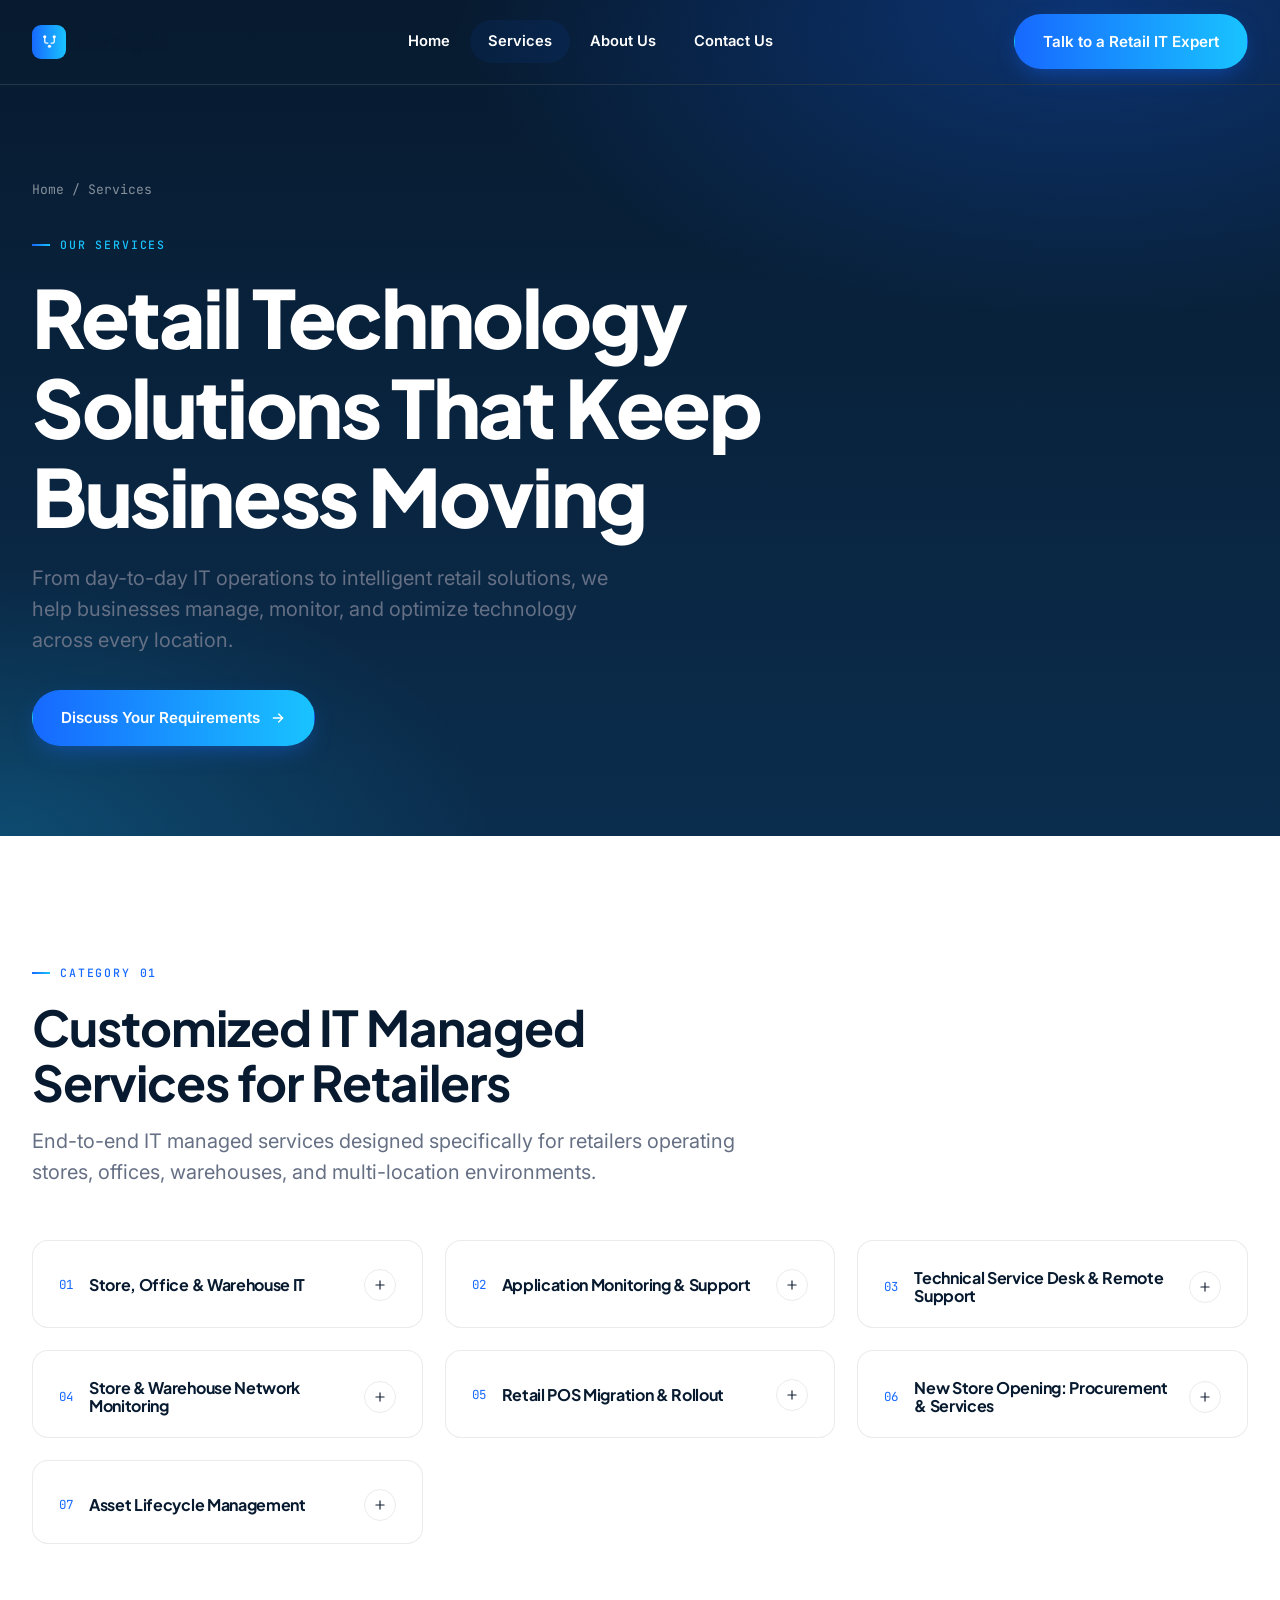
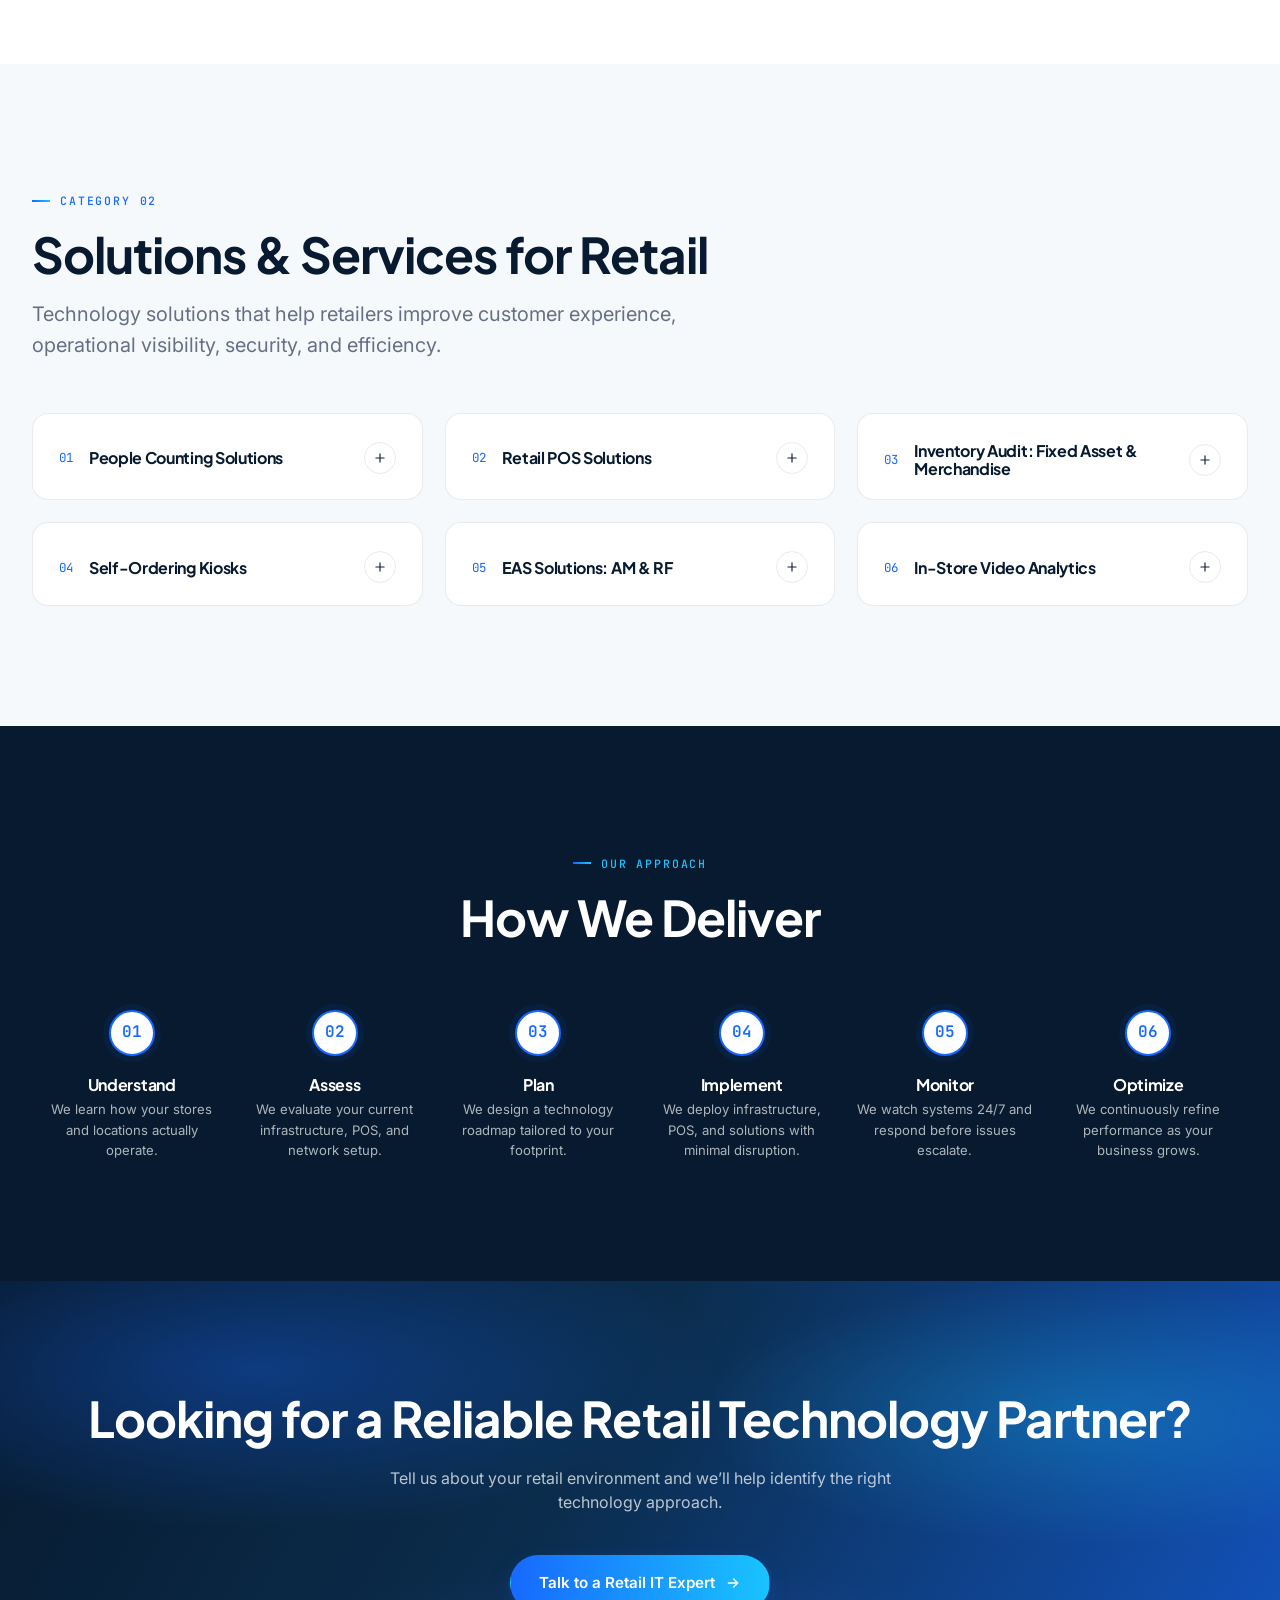
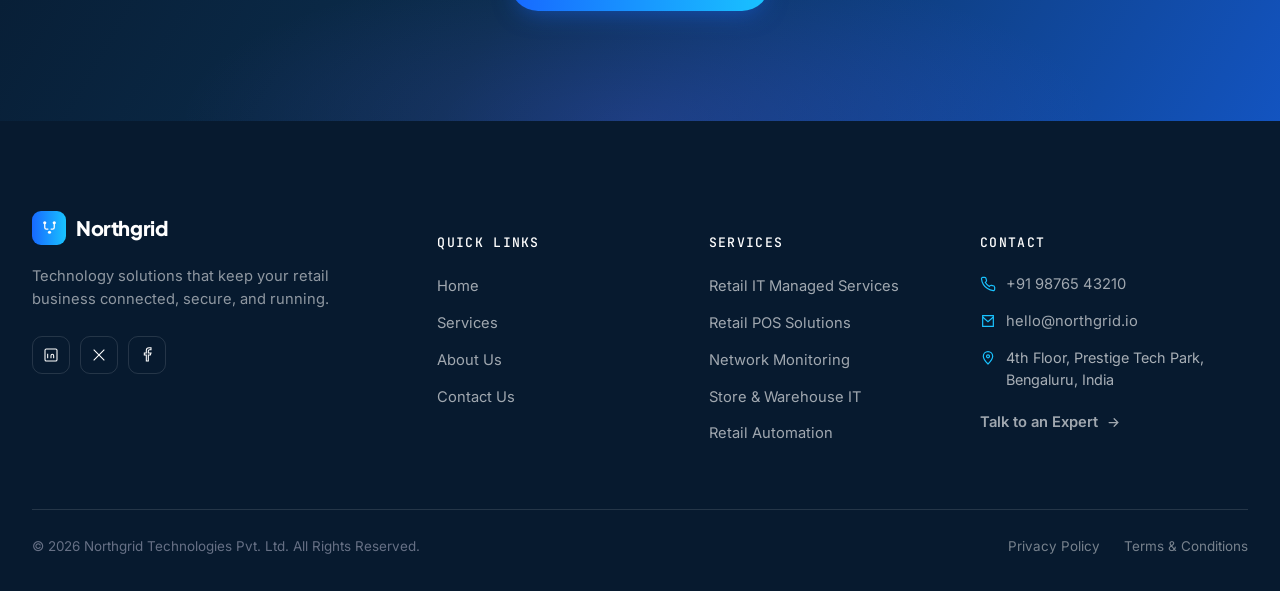
<file: services.html>
<!DOCTYPE html>
<html lang="en">
<head>
<meta charset="UTF-8">
<meta name="viewport" content="width=device-width, initial-scale=1.0">
<title>Retail IT Managed Services &amp; Technology Solutions | Northgrid</title>
<meta name="description" content="Explore retail IT managed services, POS solutions, network monitoring, application support, asset lifecycle management, people counting, kiosks, EAS, and AI video analytics.">
<link rel="canonical" href="https://www.northgrid.io/services.html">
<meta property="og:type" content="website">
<meta property="og:title" content="Retail IT Managed Services & Technology Solutions | Northgrid">
<meta property="og:description" content="From day-to-day IT operations to intelligent retail solutions, we help businesses manage, monitor, and optimize technology across every location.">
<meta property="og:url" content="https://www.northgrid.io/services.html">
<meta property="og:site_name" content="Northgrid">
<meta name="twitter:card" content="summary_large_image">
<link rel="icon" href="data:image/svg+xml,<svg xmlns=%22http://www.w3.org/2000/svg%22 viewBox=%220 0 32 32%22><rect width=%2232%22 height=%2232%22 rx=%228%22 fill=%22%231769FF%22/></svg>">
<link rel="stylesheet" href="css/style.css">
<script type="application/ld+json">
{
  "@context": "https://schema.org",
  "@type": "BreadcrumbList",
  "itemListElement": [
    {"@type":"ListItem","position":1,"name":"Home","item":"https://www.northgrid.io/"},
    {"@type":"ListItem","position":2,"name":"Services","item":"https://www.northgrid.io/services.html"}
  ]
}
</script>
<script type="application/ld+json">
{
  "@context": "https://schema.org",
  "@type": "Service",
  "serviceType": "Retail IT Managed Services",
  "provider": {"@type":"Organization","name":"Northgrid"},
  "areaServed": "IN",
  "description": "Retail IT managed services, POS solutions, network monitoring, infrastructure support, and retail automation for multi-location retail businesses."
}
</script>
</head>
<body class="page-light">
<a href="#main" class="skip-link">Skip to content</a>

<header class="site-header">
  <div class="container">
    <a href="index.html" class="logo" aria-label="Northgrid home">
      <span class="logo-mark"><svg viewBox="0 0 24 24" fill="none" xmlns="http://www.w3.org/2000/svg" aria-hidden="true"><circle cx="6" cy="6" r="2" fill="#fff"/><circle cx="18" cy="6" r="2" fill="#fff"/><circle cx="12" cy="18" r="2" fill="#fff"/><path d="M6 8v4a2 2 0 002 2h2M18 8v4a2 2 0 01-2 2h-2" stroke="#fff" stroke-width="1.6" stroke-linecap="round"/></svg></span>
      Northgrid
    </a>
    <nav class="main-nav" aria-label="Primary">
      <a href="index.html">Home</a>
      <a href="services.html" class="active">Services</a>
      <a href="about.html">About Us</a>
      <a href="contact.html">Contact Us</a>
    </nav>
    <div class="header-actions">
      <a href="contact.html" class="btn btn-primary header-cta">Talk to a Retail IT Expert</a>
      <button class="hamburger" id="hamburger" aria-label="Toggle menu" aria-expanded="false" aria-controls="mobile-nav">
        <span></span><span></span><span></span>
      </button>
    </div>
  </div>
</header>
<div class="mobile-nav" id="mobile-nav">
  <div class="mobile-nav-inner">
    <a href="index.html">Home</a>
    <a href="services.html" class="active">Services</a>
    <a href="about.html">About Us</a>
    <a href="contact.html">Contact Us</a>
    <a href="contact.html" class="btn btn-primary btn-block">Talk to a Retail IT Expert</a>
  </div>
</div>

<main id="main">

<section class="page-hero">
  <div class="container">
    <p class="breadcrumb"><a href="index.html">Home</a> / Services</p>
    <p class="eyebrow" style="color:var(--cyan);">Our Services</p>
    <h1 class="h1">Retail Technology Solutions That Keep Business Moving</h1>
    <p class="lede">From day-to-day IT operations to intelligent retail solutions, we help businesses manage, monitor, and optimize technology across every location.</p>
    <a href="contact.html" class="btn btn-primary">Discuss Your Requirements
      <svg viewBox="0 0 24 24" fill="none" stroke="currentColor" stroke-width="2" stroke-linecap="round"><path d="M5 12h14M13 6l6 6-6 6"/></svg>
    </a>
  </div>
</section>

<!-- ============ CATEGORY 1: MANAGED SERVICES ============ -->
<section class="section" id="managed-services">
  <div class="container">
    <div class="services-category-head reveal">
      <div class="section-head" style="margin-bottom:0;">
        <p class="eyebrow">Category 01</p>
        <h2 class="h2">Customized IT Managed Services for Retailers</h2>
        <p class="lede" style="margin-top:16px;">End-to-end IT managed services designed specifically for retailers operating stores, offices, warehouses, and multi-location environments.</p>
      </div>
    </div>

    <div class="svc-grid reveal-stagger">

      <article class="svc-card" id="store-office-warehouse-it">
        <div class="svc-card-head">
          <div class="svc-card-head-left">
            <span class="svc-num">01</span>
            <h4>Store, Office &amp; Warehouse IT</h4>
          </div>
          <span class="svc-toggle"><svg viewBox="0 0 24 24" fill="none" stroke="currentColor" stroke-width="2" stroke-linecap="round"><path d="M12 5v14M5 12h14"/></svg></span>
        </div>
        <div class="svc-card-body">
          <div class="svc-card-body-inner">
            <p>Reliable on-site IT infrastructure support for retail stores, offices, warehouses, and physical locations.</p>
            <ul class="svc-cap-list">
              <li>On-site technical support</li>
              <li>Hardware troubleshooting</li>
              <li>Infrastructure support</li>
              <li>Store technology deployment</li>
              <li>Preventive maintenance</li>
            </ul>
            <a href="contact.html" class="text-link">Explore Service <svg viewBox="0 0 24 24" fill="none" stroke="currentColor" stroke-width="2" stroke-linecap="round"><path d="M5 12h14M13 6l6 6-6 6"/></svg></a>
          </div>
        </div>
      </article>

      <article class="svc-card" id="application-monitoring">
        <div class="svc-card-head">
          <div class="svc-card-head-left">
            <span class="svc-num">02</span>
            <h4>Application Monitoring &amp; Support</h4>
          </div>
          <span class="svc-toggle"><svg viewBox="0 0 24 24" fill="none" stroke="currentColor" stroke-width="2" stroke-linecap="round"><path d="M12 5v14M5 12h14"/></svg></span>
        </div>
        <div class="svc-card-body">
          <div class="svc-card-body-inner">
            <p>Proactive application monitoring and technical support to ensure critical retail applications remain available and reliable.</p>
            <ul class="svc-cap-list">
              <li>Application monitoring</li>
              <li>Performance monitoring</li>
              <li>Issue detection</li>
              <li>Incident management</li>
              <li>Technical support</li>
            </ul>
            <a href="contact.html" class="text-link">Explore Service <svg viewBox="0 0 24 24" fill="none" stroke="currentColor" stroke-width="2" stroke-linecap="round"><path d="M5 12h14M13 6l6 6-6 6"/></svg></a>
          </div>
        </div>
      </article>

      <article class="svc-card" id="service-desk">
        <div class="svc-card-head">
          <div class="svc-card-head-left">
            <span class="svc-num">03</span>
            <h4>Technical Service Desk &amp; Remote Support</h4>
          </div>
          <span class="svc-toggle"><svg viewBox="0 0 24 24" fill="none" stroke="currentColor" stroke-width="2" stroke-linecap="round"><path d="M12 5v14M5 12h14"/></svg></span>
        </div>
        <div class="svc-card-body">
          <div class="svc-card-body-inner">
            <p>Centralized technical service desk and remote support for fast issue resolution across multiple retail locations.</p>
            <ul class="svc-cap-list">
              <li>Remote troubleshooting</li>
              <li>Ticket management</li>
              <li>Incident escalation</li>
              <li>User support</li>
              <li>Remote diagnostics</li>
            </ul>
            <a href="contact.html" class="text-link">Explore Service <svg viewBox="0 0 24 24" fill="none" stroke="currentColor" stroke-width="2" stroke-linecap="round"><path d="M5 12h14M13 6l6 6-6 6"/></svg></a>
          </div>
        </div>
      </article>

      <article class="svc-card" id="network-monitoring">
        <div class="svc-card-head">
          <div class="svc-card-head-left">
            <span class="svc-num">04</span>
            <h4>Store &amp; Warehouse Network Monitoring</h4>
          </div>
          <span class="svc-toggle"><svg viewBox="0 0 24 24" fill="none" stroke="currentColor" stroke-width="2" stroke-linecap="round"><path d="M12 5v14M5 12h14"/></svg></span>
        </div>
        <div class="svc-card-body">
          <div class="svc-card-body-inner">
            <p>Proactive monitoring and management of retail networks to maintain reliable connectivity across stores and warehouses.</p>
            <ul class="svc-cap-list">
              <li>Network monitoring</li>
              <li>Connectivity management</li>
              <li>Performance monitoring</li>
              <li>Network troubleshooting</li>
              <li>Proactive alerts</li>
            </ul>
            <a href="contact.html" class="text-link">Explore Service <svg viewBox="0 0 24 24" fill="none" stroke="currentColor" stroke-width="2" stroke-linecap="round"><path d="M5 12h14M13 6l6 6-6 6"/></svg></a>
          </div>
        </div>
      </article>

      <article class="svc-card" id="retail-pos">
        <div class="svc-card-head">
          <div class="svc-card-head-left">
            <span class="svc-num">05</span>
            <h4>Retail POS Migration &amp; Rollout</h4>
          </div>
          <span class="svc-toggle"><svg viewBox="0 0 24 24" fill="none" stroke="currentColor" stroke-width="2" stroke-linecap="round"><path d="M12 5v14M5 12h14"/></svg></span>
        </div>
        <div class="svc-card-body">
          <div class="svc-card-body-inner">
            <p>Plan, deploy, migrate, and support POS applications across retail locations with minimal operational disruption.</p>
            <ul class="svc-cap-list">
              <li>POS migration</li>
              <li>Rollout planning</li>
              <li>Installation &amp; configuration</li>
              <li>Testing</li>
              <li>Post-deployment support</li>
            </ul>
            <a href="contact.html" class="text-link">Explore Service <svg viewBox="0 0 24 24" fill="none" stroke="currentColor" stroke-width="2" stroke-linecap="round"><path d="M5 12h14M13 6l6 6-6 6"/></svg></a>
          </div>
        </div>
      </article>

      <article class="svc-card" id="new-store-opening">
        <div class="svc-card-head">
          <div class="svc-card-head-left">
            <span class="svc-num">06</span>
            <h4>New Store Opening: Procurement &amp; Services</h4>
          </div>
          <span class="svc-toggle"><svg viewBox="0 0 24 24" fill="none" stroke="currentColor" stroke-width="2" stroke-linecap="round"><path d="M12 5v14M5 12h14"/></svg></span>
        </div>
        <div class="svc-card-body">
          <div class="svc-card-body-inner">
            <p>Technology planning, procurement, deployment, and support for new retail store openings.</p>
            <ul class="svc-cap-list">
              <li>IT procurement</li>
              <li>Hardware sourcing</li>
              <li>Network setup</li>
              <li>POS deployment</li>
              <li>Go-live support</li>
            </ul>
            <a href="contact.html" class="text-link">Explore Service <svg viewBox="0 0 24 24" fill="none" stroke="currentColor" stroke-width="2" stroke-linecap="round"><path d="M5 12h14M13 6l6 6-6 6"/></svg></a>
          </div>
        </div>
      </article>

      <article class="svc-card" id="asset-lifecycle">
        <div class="svc-card-head">
          <div class="svc-card-head-left">
            <span class="svc-num">07</span>
            <h4>Asset Lifecycle Management</h4>
          </div>
          <span class="svc-toggle"><svg viewBox="0 0 24 24" fill="none" stroke="currentColor" stroke-width="2" stroke-linecap="round"><path d="M12 5v14M5 12h14"/></svg></span>
        </div>
        <div class="svc-card-body">
          <div class="svc-card-body-inner">
            <p>Manage the complete lifecycle of retail IT assets from procurement and deployment through maintenance and retirement.</p>
            <ul class="svc-cap-list">
              <li>Asset tracking</li>
              <li>Inventory management</li>
              <li>Deployment &amp; maintenance</li>
              <li>Replacement planning</li>
              <li>Retirement</li>
            </ul>
            <a href="contact.html" class="text-link">Explore Service <svg viewBox="0 0 24 24" fill="none" stroke="currentColor" stroke-width="2" stroke-linecap="round"><path d="M5 12h14M13 6l6 6-6 6"/></svg></a>
          </div>
        </div>
      </article>

    </div>
  </div>
</section>

<!-- ============ CATEGORY 2: RETAIL SOLUTIONS ============ -->
<section class="section section-light" id="retail-solutions">
  <div class="container">
    <div class="services-category-head reveal">
      <div class="section-head" style="margin-bottom:0;">
        <p class="eyebrow">Category 02</p>
        <h2 class="h2">Solutions &amp; Services for Retail</h2>
        <p class="lede" style="margin-top:16px;">Technology solutions that help retailers improve customer experience, operational visibility, security, and efficiency.</p>
      </div>
    </div>

    <div class="svc-grid reveal-stagger">

      <article class="svc-card" id="people-counting">
        <div class="svc-card-head">
          <div class="svc-card-head-left">
            <span class="svc-num">01</span>
            <h4>People Counting Solutions</h4>
          </div>
          <span class="svc-toggle"><svg viewBox="0 0 24 24" fill="none" stroke="currentColor" stroke-width="2" stroke-linecap="round"><path d="M12 5v14M5 12h14"/></svg></span>
        </div>
        <div class="svc-card-body">
          <div class="svc-card-body-inner">
            <p>Understand customer footfall and store traffic using intelligent people-counting technology.</p>
            <ul class="svc-cap-list">
              <li>Customer traffic analytics</li>
              <li>Store performance insights</li>
              <li>Footfall measurement</li>
              <li>Business intelligence</li>
            </ul>
            <a href="contact.html" class="text-link">Explore Service <svg viewBox="0 0 24 24" fill="none" stroke="currentColor" stroke-width="2" stroke-linecap="round"><path d="M5 12h14M13 6l6 6-6 6"/></svg></a>
          </div>
        </div>
      </article>

      <article class="svc-card">
        <div class="svc-card-head">
          <div class="svc-card-head-left">
            <span class="svc-num">02</span>
            <h4>Retail POS Solutions</h4>
          </div>
          <span class="svc-toggle"><svg viewBox="0 0 24 24" fill="none" stroke="currentColor" stroke-width="2" stroke-linecap="round"><path d="M12 5v14M5 12h14"/></svg></span>
        </div>
        <div class="svc-card-body">
          <div class="svc-card-body-inner">
            <p>Reliable point-of-sale technology designed for modern retail operations.</p>
            <ul class="svc-cap-list">
              <li>POS deployment</li>
              <li>POS infrastructure</li>
              <li>Integration support</li>
              <li>Monitoring &amp; technical support</li>
            </ul>
            <a href="contact.html" class="text-link">Explore Service <svg viewBox="0 0 24 24" fill="none" stroke="currentColor" stroke-width="2" stroke-linecap="round"><path d="M5 12h14M13 6l6 6-6 6"/></svg></a>
          </div>
        </div>
      </article>

      <article class="svc-card" id="inventory-audit">
        <div class="svc-card-head">
          <div class="svc-card-head-left">
            <span class="svc-num">03</span>
            <h4>Inventory Audit: Fixed Asset &amp; Merchandise</h4>
          </div>
          <span class="svc-toggle"><svg viewBox="0 0 24 24" fill="none" stroke="currentColor" stroke-width="2" stroke-linecap="round"><path d="M12 5v14M5 12h14"/></svg></span>
        </div>
        <div class="svc-card-body">
          <div class="svc-card-body-inner">
            <p>Improve inventory visibility and accuracy through systematic fixed asset and merchandise auditing.</p>
            <ul class="svc-cap-list">
              <li>Asset verification</li>
              <li>Merchandise auditing</li>
              <li>Inventory accuracy</li>
              <li>Reporting</li>
            </ul>
            <a href="contact.html" class="text-link">Explore Service <svg viewBox="0 0 24 24" fill="none" stroke="currentColor" stroke-width="2" stroke-linecap="round"><path d="M5 12h14M13 6l6 6-6 6"/></svg></a>
          </div>
        </div>
      </article>

      <article class="svc-card" id="self-ordering-kiosks">
        <div class="svc-card-head">
          <div class="svc-card-head-left">
            <span class="svc-num">04</span>
            <h4>Self-Ordering Kiosks</h4>
          </div>
          <span class="svc-toggle"><svg viewBox="0 0 24 24" fill="none" stroke="currentColor" stroke-width="2" stroke-linecap="round"><path d="M12 5v14M5 12h14"/></svg></span>
        </div>
        <div class="svc-card-body">
          <div class="svc-card-body-inner">
            <p>Modern self-service ordering technology designed to improve customer convenience and operational efficiency.</p>
            <ul class="svc-cap-list">
              <li>Self-service ordering</li>
              <li>Faster transactions</li>
              <li>Reduced queues</li>
              <li>Improved customer experience</li>
            </ul>
            <a href="contact.html" class="text-link">Explore Service <svg viewBox="0 0 24 24" fill="none" stroke="currentColor" stroke-width="2" stroke-linecap="round"><path d="M5 12h14M13 6l6 6-6 6"/></svg></a>
          </div>
        </div>
      </article>

      <article class="svc-card" id="eas-solutions">
        <div class="svc-card-head">
          <div class="svc-card-head-left">
            <span class="svc-num">05</span>
            <h4>EAS Solutions: AM &amp; RF</h4>
          </div>
          <span class="svc-toggle"><svg viewBox="0 0 24 24" fill="none" stroke="currentColor" stroke-width="2" stroke-linecap="round"><path d="M12 5v14M5 12h14"/></svg></span>
        </div>
        <div class="svc-card-body">
          <div class="svc-card-body-inner">
            <p>Electronic article surveillance solutions designed to support retail security and loss prevention.</p>
            <ul class="svc-cap-list">
              <li>AM technology</li>
              <li>RF technology</li>
              <li>Store security</li>
              <li>Loss prevention</li>
            </ul>
            <a href="contact.html" class="text-link">Explore Service <svg viewBox="0 0 24 24" fill="none" stroke="currentColor" stroke-width="2" stroke-linecap="round"><path d="M5 12h14M13 6l6 6-6 6"/></svg></a>
          </div>
        </div>
      </article>

      <article class="svc-card" id="video-analytics">
        <div class="svc-card-head">
          <div class="svc-card-head-left">
            <span class="svc-num">06</span>
            <h4>In-Store Video Analytics</h4>
          </div>
          <span class="svc-toggle"><svg viewBox="0 0 24 24" fill="none" stroke="currentColor" stroke-width="2" stroke-linecap="round"><path d="M12 5v14M5 12h14"/></svg></span>
        </div>
        <div class="svc-card-body">
          <div class="svc-card-body-inner">
            <p>Use CCTV and AI-powered analytics to gain actionable insights into store operations and customer behavior.</p>
            <ul class="svc-cap-list">
              <li>Video analytics</li>
              <li>AI-powered insights</li>
              <li>Customer behavior analysis</li>
              <li>Operational intelligence</li>
            </ul>
            <a href="contact.html" class="text-link">Explore Service <svg viewBox="0 0 24 24" fill="none" stroke="currentColor" stroke-width="2" stroke-linecap="round"><path d="M5 12h14M13 6l6 6-6 6"/></svg></a>
          </div>
        </div>
      </article>

    </div>
  </div>
</section>

<!-- ============ PROCESS ============ -->
<section class="section section-dark on-dark">
  <div class="container">
    <div class="section-head center reveal">
      <p class="eyebrow">Our Approach</p>
      <h2 class="h2">How We Deliver</h2>
    </div>
    <div class="process-line">
      <div class="process-step reveal"><div class="process-dot">01</div><h4 style="color:#fff;">Understand</h4><p>We learn how your stores and locations actually operate.</p></div>
      <div class="process-step reveal"><div class="process-dot">02</div><h4 style="color:#fff;">Assess</h4><p>We evaluate your current infrastructure, POS, and network setup.</p></div>
      <div class="process-step reveal"><div class="process-dot">03</div><h4 style="color:#fff;">Plan</h4><p>We design a technology roadmap tailored to your footprint.</p></div>
      <div class="process-step reveal"><div class="process-dot">04</div><h4 style="color:#fff;">Implement</h4><p>We deploy infrastructure, POS, and solutions with minimal disruption.</p></div>
      <div class="process-step reveal"><div class="process-dot">05</div><h4 style="color:#fff;">Monitor</h4><p>We watch systems 24/7 and respond before issues escalate.</p></div>
      <div class="process-step reveal"><div class="process-dot">06</div><h4 style="color:#fff;">Optimize</h4><p>We continuously refine performance as your business grows.</p></div>
    </div>
  </div>
</section>

<!-- ============ SERVICES CTA ============ -->
<section class="final-cta on-dark">
  <div class="container">
    <h2 class="h2">Looking for a Reliable Retail Technology Partner?</h2>
    <p>Tell us about your retail environment and we&rsquo;ll help identify the right technology approach.</p>
    <div class="final-cta-actions">
      <a href="contact.html" class="btn btn-primary">Talk to a Retail IT Expert
        <svg viewBox="0 0 24 24" fill="none" stroke="currentColor" stroke-width="2" stroke-linecap="round"><path d="M5 12h14M13 6l6 6-6 6"/></svg>
      </a>
    </div>
  </div>
</section>

</main>

<footer class="site-footer">
  <div class="container">
    <div class="footer-grid">
      <div class="footer-brand">
        <a href="index.html" class="logo">
          <span class="logo-mark"><svg viewBox="0 0 24 24" fill="none" xmlns="http://www.w3.org/2000/svg" aria-hidden="true"><circle cx="6" cy="6" r="2" fill="#fff"/><circle cx="18" cy="6" r="2" fill="#fff"/><circle cx="12" cy="18" r="2" fill="#fff"/><path d="M6 8v4a2 2 0 002 2h2M18 8v4a2 2 0 01-2 2h-2" stroke="#fff" stroke-width="1.6" stroke-linecap="round"/></svg></span>
          Northgrid
        </a>
        <p>Technology solutions that keep your retail business connected, secure, and running.</p>
        <div class="social-row">
          <a href="#" aria-label="LinkedIn"><svg viewBox="0 0 24 24" fill="none" stroke="#fff" stroke-width="1.6"><rect x="3" y="3" width="18" height="18" rx="2"/><path d="M7 10v7M7 7v.01M12 17v-4a2 2 0 014 0v4M12 13v4"/></svg></a>
          <a href="#" aria-label="X / Twitter"><svg viewBox="0 0 24 24" fill="none" stroke="#fff" stroke-width="1.6"><path d="M4 4l16 16M20 4L4 20"/></svg></a>
          <a href="#" aria-label="Facebook"><svg viewBox="0 0 24 24" fill="none" stroke="#fff" stroke-width="1.6"><path d="M14 9V6a2 2 0 012-2h2V1h-3a4 4 0 00-4 4v4H8v3h3v9h3v-9h3l1-3h-4z"/></svg></a>
        </div>
      </div>
      <div class="footer-col">
        <h5>Quick Links</h5>
        <ul>
          <li><a href="index.html">Home</a></li>
          <li><a href="services.html">Services</a></li>
          <li><a href="about.html">About Us</a></li>
          <li><a href="contact.html">Contact Us</a></li>
        </ul>
      </div>
      <div class="footer-col">
        <h5>Services</h5>
        <ul>
          <li><a href="services.html#managed-services">Retail IT Managed Services</a></li>
          <li><a href="services.html#retail-pos">Retail POS Solutions</a></li>
          <li><a href="services.html#network-monitoring">Network Monitoring</a></li>
          <li><a href="services.html#store-office-warehouse-it">Store &amp; Warehouse IT</a></li>
          <li><a href="services.html#retail-solutions">Retail Automation</a></li>
        </ul>
      </div>
      <div class="footer-col">
        <h5>Contact</h5>
        <ul class="footer-contact">
          <li><svg viewBox="0 0 24 24" fill="none" stroke="currentColor" stroke-width="1.8"><path d="M22 16.9v3a2 2 0 01-2.2 2 19.8 19.8 0 01-8.6-3 19.5 19.5 0 01-6-6 19.8 19.8 0 01-3-8.7A2 2 0 014.1 2h3a2 2 0 012 1.7c.1.9.3 1.8.6 2.7a2 2 0 01-.5 2.1L8 9.7a16 16 0 006 6l1.2-1.2a2 2 0 012.1-.5c.9.3 1.8.5 2.7.6a2 2 0 011.7 2z"/></svg><a href="tel:+919876543210">+91 98765 43210</a></li>
          <li><svg viewBox="0 0 24 24" fill="none" stroke="currentColor" stroke-width="1.8"><path d="M4 4h16v16H4z"/><path d="M4 6l8 7 8-7"/></svg><a href="mailto:hello@northgrid.io">hello@northgrid.io</a></li>
          <li><svg viewBox="0 0 24 24" fill="none" stroke="currentColor" stroke-width="1.8"><path d="M12 21s7-6.5 7-11.5a7 7 0 10-14 0C5 14.5 12 21 12 21z"/><circle cx="12" cy="9.5" r="2.2"/></svg><span>4th Floor, Prestige Tech Park, Bengaluru, India</span></li>
        </ul>
        <a href="contact.html" class="text-link" style="margin-top:18px;">Talk to an Expert <svg viewBox="0 0 24 24" fill="none" stroke="currentColor" stroke-width="2" stroke-linecap="round"><path d="M5 12h14M13 6l6 6-6 6"/></svg></a>
      </div>
    </div>
    <div class="footer-bottom">
      <p>&copy; <span data-year>2026</span> Northgrid Technologies Pvt. Ltd. All Rights Reserved.</p>
      <div class="footer-bottom-links">
        <a href="#">Privacy Policy</a>
        <a href="#">Terms &amp; Conditions</a>
      </div>
    </div>
  </div>
</footer>

<script src="js/main.js"></script>
</body>
</html>
</file>
<file: css/style.css>
/* ============================================================
   NORTHGRID — Retail Technology Partner
   Design System
   ============================================================ */

@import url('https://fonts.googleapis.com/css2?family=Plus+Jakarta+Sans:wght@500;600;700;800&family=Inter:wght@400;500;600;700&family=JetBrains+Mono:wght@400;500&display=swap');

:root{
  /* --- Color tokens --- */
  --navy: #071A2F;
  --navy-2: #0B2D4D;
  --blue: #1769FF;
  --cyan: #19C3FF;
  --violet: #6C63FF;
  --bg-light: #F6F9FC;
  --white: #FFFFFF;
  --text: #142033;
  --text-2: #667085;

  --line: rgba(20,32,51,0.09);
  --line-dark: rgba(255,255,255,0.12);

  --grad-primary: linear-gradient(135deg, var(--navy) 0%, var(--blue) 100%);
  --grad-accent: linear-gradient(90deg, var(--blue) 0%, var(--cyan) 100%);
  --grad-mesh: radial-gradient(60% 60% at 20% 20%, rgba(23,105,255,0.35) 0%, rgba(23,105,255,0) 60%),
               radial-gradient(50% 50% at 85% 30%, rgba(25,195,255,0.28) 0%, rgba(25,195,255,0) 60%),
               radial-gradient(60% 60% at 50% 100%, rgba(108,99,255,0.18) 0%, rgba(108,99,255,0) 60%);

  /* --- Type --- */
  --font-display: 'Plus Jakarta Sans', 'Inter', sans-serif;
  --font-body: 'Inter', sans-serif;
  --font-mono: 'JetBrains Mono', monospace;

  /* --- Layout --- */
  --container: 1280px;
  --radius-sm: 10px;
  --radius-md: 16px;
  --radius-lg: 24px;
  --header-h: 84px;

  --ease: cubic-bezier(.22,1,.36,1);
}

@media (prefers-reduced-motion: reduce){
  *, *::before, *::after{
    animation-duration: 0.001ms !important;
    animation-iteration-count: 1 !important;
    transition-duration: 0.001ms !important;
    scroll-behavior: auto !important;
  }
}

*,*::before,*::after{ box-sizing: border-box; }
html{ scroll-behavior: smooth; }
html,body{ margin:0; padding:0; }
body{
  font-family: var(--font-body);
  color: var(--text);
  background: var(--white);
  -webkit-font-smoothing: antialiased;
  overflow-x: hidden;
  line-height: 1.55;
}
img{ max-width:100%; display:block; }
a{ color: inherit; text-decoration: none; }
ul{ list-style: none; margin:0; padding:0; }
button{ font-family: inherit; cursor:pointer; }
input,select,textarea{ font-family: inherit; font-size: 16px; }

.container{
  max-width: var(--container);
  margin: 0 auto;
  padding: 0 32px;
}

section{ position: relative; }

/* ---------- Typography ---------- */
h1,h2,h3,h4{
  font-family: var(--font-display);
  color: var(--navy);
  line-height: 1.12;
  margin: 0;
  font-weight: 700;
  letter-spacing: -0.02em;
}
.h1{ font-size: clamp(2.6rem, 5vw + 1rem, 5rem); font-weight: 800; letter-spacing: -0.03em;}
.h2{ font-size: clamp(2rem, 2.6vw + 1rem, 3.2rem); }
.h3{ font-size: clamp(1.35rem, 1.1vw + 1rem, 1.9rem); }
.h4{ font-size: clamp(1.1rem, .5vw + 1rem, 1.3rem); }
p{ margin: 0; color: var(--text-2); }
.lede{ font-size: clamp(1.05rem, .6vw + 1rem, 1.25rem); color: var(--text-2); }

.eyebrow{
  display:inline-flex;
  align-items:center;
  gap:10px;
  font-family: var(--font-mono);
  font-size: 0.72rem;
  font-weight: 500;
  letter-spacing: 0.16em;
  text-transform: uppercase;
  color: var(--blue);
  margin-bottom: 18px;
}
.eyebrow::before{
  content:"";
  width:18px; height: 2px;
  background: var(--grad-accent);
  display:inline-block;
}
.on-dark .eyebrow{ color: var(--cyan); }
.on-dark h1,.on-dark h2,.on-dark h3,.on-dark h4{ color: var(--white); }
.on-dark p, .on-dark .lede{ color: rgba(255,255,255,0.68); }

/* ---------- Buttons ---------- */
.btn{
  display:inline-flex;
  align-items:center;
  justify-content:center;
  gap:10px;
  padding: 15px 28px;
  border-radius: 100px;
  font-weight: 600;
  font-size: 0.95rem;
  border: 1px solid transparent;
  transition: transform .35s var(--ease), box-shadow .35s var(--ease), background .35s var(--ease), color .35s var(--ease), border-color .35s var(--ease);
  white-space: nowrap;
}
.btn svg{ width:16px; height:16px; transition: transform .3s var(--ease); flex-shrink:0; }
.btn:hover svg{ transform: translateX(3px); }
.btn:focus-visible{ outline: 2px solid var(--cyan); outline-offset: 3px; }

.btn-primary{
  background: var(--grad-accent);
  color: var(--white);
  box-shadow: 0 8px 24px -8px rgba(23,105,255,0.55);
}
.btn-primary:hover{ transform: translateY(-2px); box-shadow: 0 14px 30px -8px rgba(23,105,255,0.6); }

.btn-ghost{
  background: transparent;
  color: var(--navy);
  border-color: var(--line);
}
.btn-ghost:hover{ border-color: var(--blue); color: var(--blue); transform: translateY(-2px); }

.on-dark .btn-ghost{ color: var(--white); border-color: var(--line-dark); }
.on-dark .btn-ghost:hover{ border-color: var(--cyan); color: var(--cyan); }

.btn-sm{ padding: 11px 20px; font-size: 0.85rem; }
.btn-block{ width:100%; }

.text-link{
  display:inline-flex; align-items:center; gap:8px;
  font-weight: 600; color: var(--blue);
  font-size: 0.95rem;
  border-bottom: 1px solid transparent;
  transition: gap .3s var(--ease), border-color .3s var(--ease);
}
.text-link svg{ width:15px;height:15px; }
.text-link:hover{ gap:12px; border-color: var(--blue); }
.on-dark .text-link{ color: var(--cyan); }
.on-dark .text-link:hover{ border-color: var(--cyan); }

/* ============================================================
   HEADER
   ============================================================ */
.site-header{
  position: fixed;
  top:0; left:0; right:0;
  z-index: 1000;
  height: var(--header-h);
  display:flex;
  align-items:center;
  transition: background .4s var(--ease), box-shadow .4s var(--ease), height .4s var(--ease), border-color .4s var(--ease);
  border-bottom: 1px solid transparent;
}
.site-header .container{ display:flex; align-items:center; justify-content:space-between; width:100%; }

.site-header.is-solid{
  background: rgba(7,26,47,0.86);
  backdrop-filter: blur(16px) saturate(140%);
  -webkit-backdrop-filter: blur(16px) saturate(140%);
  border-color: var(--line-dark);
  height: 72px;
}
body.page-light .site-header{ background: transparent; }
body.page-light .site-header.is-solid{
  background: rgba(255,255,255,0.86);
  border-color: var(--line);
  box-shadow: 0 8px 30px -20px rgba(7,26,47,0.3);
}

.logo{
  display:flex; align-items:center; gap:10px;
  font-family: var(--font-display);
  font-weight: 800;
  font-size: 1.25rem;
  color: var(--white);
  letter-spacing: -0.02em;
}
body.page-light .site-header:not(.is-solid) .logo{ color: var(--navy); }
.site-header.is-solid .logo{ color: var(--white); }
body.page-light .site-header.is-solid .logo{ color: var(--navy); }

.logo-mark{
  width: 34px; height: 34px;
  border-radius: 9px;
  background: var(--grad-accent);
  position: relative;
  flex-shrink:0;
  display:grid;
  place-items:center;
}
.logo-mark svg{ width:19px; height:19px; }

.main-nav{ display:flex; align-items:center; gap:2px; }
.main-nav a{
  padding: 10px 18px;
  font-size: 0.92rem;
  font-weight: 600;
  color: rgba(255,255,255,0.78);
  border-radius: 100px;
  position:relative;
  transition: color .3s var(--ease), background .3s var(--ease);
}
body.page-light .site-header:not(.is-solid) .main-nav a{ color: #fff; }
.site-header.is-solid .main-nav a{ color: rgba(255,255,255,0.78); }
body.page-light .site-header.is-solid .main-nav a{ color: rgba(20,32,51,0.72); }

.main-nav a:hover{ color: var(--cyan); }
body.page-light .site-header.is-solid .main-nav a:hover,
body.page-light .site-header:not(.is-solid) .main-nav a:hover{ color: var(--blue); }

.main-nav a.active{ color: var(--white); background: rgba(255,255,255,0.1); }
body.page-light .main-nav a.active{ color: var(--blue); background: rgba(23,105,255,0.08); }

.header-actions{ display:flex; align-items:center; gap:18px; }
.header-cta{ display: inline-flex; }

.hamburger{
  display:none;
  width:42px; height:42px;
  border-radius: 10px;
  border: 1px solid var(--line-dark);
  background: transparent;
  align-items:center; justify-content:center;
  flex-direction: column; gap:5px;
}
.hamburger span{
  width:18px; height:2px;
  background: var(--white);
  transition: transform .3s var(--ease), opacity .3s var(--ease);
}
body.page-light .site-header:not(.is-solid) .hamburger span{ background: var(--navy); }
body.page-light .site-header:not(.is-solid) .hamburger{ border-color: var(--line); }
.hamburger.is-open span:nth-child(1){ transform: translateY(7px) rotate(45deg); }
.hamburger.is-open span:nth-child(2){ opacity:0; }
.hamburger.is-open span:nth-child(3){ transform: translateY(-7px) rotate(-45deg); }

.mobile-nav{
  position: fixed;
  top: var(--header-h); left:0; right:0;
  background: var(--navy);
  border-bottom: 1px solid var(--line-dark);
  max-height: 0;
  overflow: hidden;
  transition: max-height .45s var(--ease);
  z-index: 999;
}
.mobile-nav.is-open{ max-height: 620px; }
.mobile-nav-inner{ padding: 10px 32px 30px; display:flex; flex-direction:column; gap:4px; }
.mobile-nav a{
  padding: 15px 4px;
  font-weight: 600;
  font-size: 1.05rem;
  color: rgba(255,255,255,0.85);
  border-bottom: 1px solid var(--line-dark);
}
.mobile-nav a.active{ color: var(--cyan); }
.mobile-nav .btn{ margin-top: 18px; }

/* ============================================================
   HERO / NETWORK SIGNATURE
   ============================================================ */
.hero{
  position: relative;
  min-height: 100vh;
  display:flex;
  align-items:center;
  background: var(--navy);
  overflow: hidden;
  padding-top: var(--header-h);
}
.hero::before{
  content:"";
  position:absolute; inset:0;
  background:
    radial-gradient(120% 90% at 15% 0%, rgba(23,105,255,0.35), transparent 55%),
    radial-gradient(90% 70% at 100% 100%, rgba(25,195,255,0.22), transparent 55%),
    linear-gradient(180deg, #071A2F 0%, #0B2D4D 60%, #071A2F 100%);
  z-index:0;
}
.hero-grid-overlay{
  position:absolute; inset:0; z-index:1;
  background-image:
    linear-gradient(rgba(255,255,255,0.045) 1px, transparent 1px),
    linear-gradient(90deg, rgba(255,255,255,0.045) 1px, transparent 1px);
  background-size: 56px 56px;
  mask-image: radial-gradient(80% 70% at 60% 40%, black, transparent);
}
.hero-net{ position:absolute; inset:0; z-index:1; opacity:0.9; }
.hero-net svg{ width:100%; height:100%; }
.net-line{ stroke: rgba(255,255,255,0.14); stroke-width:1; fill:none; }
.net-line.accent{ stroke: url(#netLineGrad); stroke-width:1.4; stroke-dasharray: 7 9; animation: dashmove 3.4s linear infinite; }
@keyframes dashmove{ to{ stroke-dashoffset: -160; } }
.net-node{ fill: var(--cyan); }
.net-node.pulse{ animation: nodepulse 2.8s ease-in-out infinite; transform-origin: center; transform-box: fill-box; }
.net-node.pulse.d2{ animation-delay: .5s; }
.net-node.pulse.d3{ animation-delay: 1s; }
.net-node.pulse.d4{ animation-delay: 1.5s; }
@keyframes nodepulse{ 0%,100%{ opacity:0.45; transform: scale(0.85);} 50%{ opacity:1; transform: scale(1.25);} }
.eco-node circle{ fill: var(--white); stroke: var(--blue); stroke-width:1.6; }
.eco-node text{ font-family: var(--font-body); font-size:12px; font-weight:600; fill: var(--navy); }
.eco-line{ stroke: rgba(23,105,255,0.28); stroke-width:1.3; }
.eco-line.pulse{ stroke: url(#ecoGrad); stroke-dasharray:5 7; animation: dashmove 4s linear infinite; }
.eco-hub circle{ fill: var(--grad-accent); }
.eco-hub circle{ fill: var(--blue); }
.hero .container{ position:relative; z-index:2; padding-top: 60px; padding-bottom: 60px; }

.hero-content{ max-width: 780px; }
.hero .h1{ color: var(--white); margin-bottom: 26px; }
.hero .h1 .grad{
  background: var(--grad-accent);
  -webkit-background-clip:text; background-clip:text; color:transparent;
}
.hero-lede{ max-width: 580px; color: rgba(255,255,255,0.7); font-size: clamp(1.05rem,.6vw + 1rem,1.2rem); margin-bottom: 40px; }
.hero-cta-row{ display:flex; gap:16px; flex-wrap:wrap; margin-bottom: 72px; }

.hero-scroll{
  display:flex; align-items:center; gap:12px;
  color: rgba(255,255,255,0.55);
  font-family: var(--font-mono); font-size: 0.72rem; letter-spacing:0.1em; text-transform:uppercase;
}
.scroll-line{
  width:1px; height: 46px;
  background: linear-gradient(180deg, var(--cyan), transparent);
  position:relative;
  overflow:hidden;
}
.scroll-line::after{
  content:"";
  position:absolute; left:0; top:-40%;
  width:100%; height:40%;
  background: var(--cyan);
  animation: scrollmove 2.2s ease-in-out infinite;
}
@keyframes scrollmove{
  0%{ top:-40%; } 100%{ top:100%; }
}

/* status ticker strip */
.status-strip{
  border-top: 1px solid var(--line-dark);
  background: rgba(255,255,255,0.02);
  position: relative; z-index: 2;
}
.status-strip .container{ display:flex; flex-wrap:wrap; gap: 28px 42px; padding: 20px 32px; }
.status-item{
  display:flex; align-items:center; gap:9px;
  font-family: var(--font-mono);
  font-size: 0.76rem;
  letter-spacing: 0.04em;
  color: rgba(255,255,255,0.62);
}
.status-dot{
  width:7px; height:7px; border-radius:50%;
  background: var(--cyan);
  box-shadow: 0 0 0 0 rgba(25,195,255,0.6);
  animation: pulse-dot 2.4s infinite;
}
@keyframes pulse-dot{
  0%{ box-shadow: 0 0 0 0 rgba(25,195,255,0.5); }
  70%{ box-shadow: 0 0 0 8px rgba(25,195,255,0); }
  100%{ box-shadow: 0 0 0 0 rgba(25,195,255,0); }
}

/* ============================================================
   GENERIC SECTION HELPERS
   ============================================================ */
.section{ padding: 120px 0; }
.section-sm{ padding: 80px 0; }
.section-light{ background: var(--bg-light); }
.section-dark{ background: var(--navy); color:var(--white); }
.section-navy2{ background: var(--navy-2); }
.section-head{ max-width: 720px; margin-bottom: 64px; }
.section-head.center{ margin-left:auto; margin-right:auto; text-align:center; }
.section-head-row{ display:flex; justify-content:space-between; align-items:flex-end; gap:40px; margin-bottom: 56px; flex-wrap:wrap; }

/* reveal-on-scroll base state (JS adds .is-visible) */
.reveal{ opacity:0; transform: translateY(28px); transition: opacity .8s var(--ease), transform .8s var(--ease); }
.reveal.is-visible{ opacity:1; transform:none; }
.reveal-stagger > *{ opacity:0; transform: translateY(24px); transition: opacity .7s var(--ease), transform .7s var(--ease); }
.reveal-stagger.is-visible > *{ opacity:1; transform:none; }
.reveal-stagger.is-visible > *:nth-child(1){ transition-delay: .02s; }
.reveal-stagger.is-visible > *:nth-child(2){ transition-delay: .09s; }
.reveal-stagger.is-visible > *:nth-child(3){ transition-delay: .16s; }
.reveal-stagger.is-visible > *:nth-child(4){ transition-delay: .23s; }
.reveal-stagger.is-visible > *:nth-child(5){ transition-delay: .30s; }
.reveal-stagger.is-visible > *:nth-child(6){ transition-delay: .37s; }
.reveal-stagger.is-visible > *:nth-child(7){ transition-delay: .44s; }
.reveal-stagger.is-visible > *:nth-child(8){ transition-delay: .51s; }
.reveal-stagger.is-visible > *:nth-child(9){ transition-delay: .58s; }

/* ============================================================
   STATS
   ============================================================ */
.stats-band{
  background: var(--white);
  border-bottom: 1px solid var(--line);
  padding: 64px 0;
}
.stats-grid{
  display:grid;
  grid-template-columns: repeat(5, 1fr);
  gap: 24px;
}
.stat-item{ text-align:center; padding: 0 12px; position:relative; }
.stat-item + .stat-item::before{
  content:"";
  position:absolute; left:0; top:8px; bottom:8px; width:1px;
  background: var(--line);
}
.stat-num{
  font-family: var(--font-display);
  font-weight: 800;
  font-size: clamp(2.1rem, 2.6vw, 2.9rem);
  background: var(--grad-primary);
  background: linear-gradient(135deg, var(--navy) 20%, var(--blue) 100%);
  -webkit-background-clip:text; background-clip:text; color:transparent;
  letter-spacing:-0.02em;
}
.stat-label{
  margin-top: 8px;
  font-size: 0.86rem;
  color: var(--text-2);
  font-weight: 500;
  line-height:1.4;
}

/* ============================================================
   CHALLENGE CARDS
   ============================================================ */
.card-grid{
  display:grid;
  grid-template-columns: repeat(4, 1fr);
  gap: 20px;
}
.challenge-card{
  background: var(--white);
  border: 1px solid var(--line);
  border-radius: var(--radius-md);
  padding: 30px 26px;
  transition: transform .4s var(--ease), box-shadow .4s var(--ease), border-color .4s var(--ease);
}
.challenge-card:hover{
  transform: translateY(-6px);
  box-shadow: 0 24px 48px -24px rgba(7,26,47,0.22);
  border-color: rgba(23,105,255,0.25);
}
.card-icon{
  width:46px; height:46px;
  border-radius: 12px;
  background: linear-gradient(135deg, rgba(23,105,255,0.1), rgba(25,195,255,0.12));
  display:grid; place-items:center;
  margin-bottom: 20px;
  color: var(--blue);
}
.card-icon svg{ width:22px; height:22px; }
.challenge-card h4{ margin-bottom: 8px; }
.challenge-card p{ font-size: 0.92rem; }

/* ============================================================
   ABOUT PREVIEW / SPLIT LAYOUTS
   ============================================================ */
.split{
  display:grid;
  grid-template-columns: 1fr 1fr;
  gap: 72px;
  align-items:center;
}
.split.reverse .split-visual{ order:2; }
.split.reverse .split-content{ order:1; }

.split-visual{ position:relative; }
.visual-panel{
  border-radius: var(--radius-lg);
  overflow:hidden;
  position:relative;
  aspect-ratio: 4/4.6;
  background: var(--grad-primary);
  isolation:isolate;
}
.visual-panel::before{
  content:""; position:absolute; inset:0;
  background: var(--grad-mesh);
}
.visual-panel .panel-grid{
  position:absolute; inset:0;
  background-image: linear-gradient(rgba(255,255,255,0.06) 1px, transparent 1px), linear-gradient(90deg, rgba(255,255,255,0.06) 1px, transparent 1px);
  background-size: 34px 34px;
}
.visual-badge{
  position:absolute; z-index:3;
  background: rgba(7,26,47,0.7);
  backdrop-filter: blur(10px);
  border:1px solid rgba(255,255,255,0.14);
  border-radius: 14px;
  padding: 14px 18px;
  display:flex; align-items:center; gap:12px;
  font-size:0.82rem; color:#fff; font-weight:600;
}
.visual-badge svg{ width:18px;height:18px; color: var(--cyan); flex-shrink:0; }

.highlight-list{ display:grid; gap:14px; margin: 30px 0 34px; }
.highlight-list li{ display:flex; align-items:flex-start; gap:12px; font-weight:600; color: var(--text); font-size:0.98rem; }
.highlight-list .check{
  width:22px;height:22px; border-radius:50%;
  background: linear-gradient(135deg, var(--blue), var(--cyan));
  display:grid; place-items:center; flex-shrink:0; margin-top:1px;
}
.highlight-list .check svg{ width:12px; height:12px; color:#fff; }

/* ============================================================
   SERVICES PREVIEW CATEGORY CARDS
   ============================================================ */
.category-grid{ display:grid; grid-template-columns: 1fr 1fr; gap: 28px; }
.category-card{
  border-radius: var(--radius-lg);
  padding: 46px 40px;
  position:relative;
  overflow:hidden;
  min-height: 480px;
  display:flex; flex-direction:column;
}
.category-card.card-a{ background: var(--grad-primary); color:#fff; }
.category-card.card-b{ background: var(--navy-2); color:#fff; }
.category-card::after{
  content:""; position:absolute; inset:0; z-index:0;
  background: var(--grad-mesh); opacity:0.9;
}
.category-card > *{ position:relative; z-index:1; }
.category-num{ font-family:var(--font-mono); font-size:0.78rem; color: var(--cyan); letter-spacing:0.1em; margin-bottom:22px; }
.category-card h3{ color:#fff; margin-bottom:14px; }
.category-card p{ color: rgba(255,255,255,0.68); margin-bottom: 26px; }
.category-list{ display:grid; gap:11px; margin-bottom: 34px; flex:1; }
.category-list li{ display:flex; align-items:center; gap:10px; font-size:0.92rem; color: rgba(255,255,255,0.85); font-weight:500; }
.category-list li::before{
  content:""; width:5px;height:5px; border-radius:50%; background: var(--cyan); flex-shrink:0;
}

/* ============================================================
   FEATURED SERVICE SHOWCASE (horizontal)
   ============================================================ */
.showcase-track{
  display:flex; gap:22px;
  overflow-x:auto;
  padding-bottom: 20px;
  scroll-snap-type: x mandatory;
  -webkit-overflow-scrolling: touch;
}
.showcase-track::-webkit-scrollbar{ height:6px; }
.showcase-track::-webkit-scrollbar-thumb{ background: var(--line); border-radius:6px; }
.showcase-item{
  flex: 0 0 340px;
  scroll-snap-align: start;
  background: var(--white);
  border:1px solid var(--line);
  border-radius: var(--radius-md);
  padding: 30px;
  transition: box-shadow .4s var(--ease), transform .4s var(--ease);
}
.showcase-item:hover{ box-shadow: 0 24px 48px -28px rgba(7,26,47,0.25); transform: translateY(-4px); }
.showcase-visual{
  height: 160px; border-radius: 12px; margin-bottom:24px;
  background: linear-gradient(135deg, var(--navy), var(--blue));
  position:relative; overflow:hidden;
  display:flex; align-items:flex-end;
}
.showcase-visual .sv-icon{
  position:absolute; top:16px; right:16px; width: 36px; height:36px; border-radius:10px;
  background: rgba(255,255,255,0.14); display:grid; place-items:center;
}
.showcase-visual .sv-icon svg{ width:18px;height:18px; color:#fff; }
.showcase-num{ font-family: var(--font-mono); color: rgba(255,255,255,0.75); font-size:0.85rem; padding: 14px 16px; letter-spacing:0.05em; }
.showcase-item h4{ margin-bottom:8px; }
.showcase-item p{ font-size:0.9rem; margin-bottom:16px; }

/* ============================================================
   WHY CHOOSE US (dark, numbered)
   ============================================================ */
.why-grid{ display:grid; grid-template-columns: repeat(3,1fr); gap: 1px; background: var(--line-dark); border:1px solid var(--line-dark); border-radius: var(--radius-lg); overflow:hidden; }
.why-item{ background: var(--navy); padding: 42px 36px; transition: background .4s var(--ease); }
.why-item:hover{ background: var(--navy-2); }
.why-num{ font-family: var(--font-mono); color: var(--cyan); font-size:0.85rem; margin-bottom: 22px; letter-spacing:0.08em; }
.why-item h4{ color:#fff; margin-bottom:10px; }
.why-item p{ font-size:0.9rem; }

/* ============================================================
   INDUSTRIES GRID
   ============================================================ */
.industry-grid{ display:grid; grid-template-columns: repeat(3,1fr); gap:16px; }
.industry-card{
  border:1px solid var(--line);
  border-radius: var(--radius-md);
  padding: 26px 24px;
  display:flex; align-items:center; gap:16px;
  transition: border-color .35s var(--ease), background .35s var(--ease), transform .35s var(--ease);
  background:#fff;
}
.industry-card:hover{ border-color: var(--blue); background: linear-gradient(180deg,#fff, #F6F9FC); transform: translateY(-3px); }
.industry-icon{ width:42px;height:42px; border-radius:10px; background: var(--bg-light); display:grid; place-items:center; color: var(--blue); flex-shrink:0; }
.industry-icon svg{ width:20px; height:20px; }
.industry-card span{ font-weight:600; font-size:0.96rem; }

/* ============================================================
   CASE STUDY
   ============================================================ */
.case-study{
  background: var(--navy);
  border-radius: var(--radius-lg);
  padding: 64px;
  color:#fff;
  position:relative; overflow:hidden;
}
.case-study::before{ content:""; position:absolute; inset:0; background: var(--grad-mesh); }
.case-study > *{ position:relative; z-index:1; }
.case-grid{ display:grid; grid-template-columns: repeat(4,1fr); gap: 32px; margin-top: 44px; }
.case-col-label{ font-family: var(--font-mono); font-size:0.72rem; letter-spacing:0.12em; text-transform:uppercase; color: var(--cyan); margin-bottom:14px; display:block; }
.case-col p{ color: rgba(255,255,255,0.78); font-size:0.94rem; }

/* ============================================================
   FINAL CTA
   ============================================================ */
.final-cta{
  background: linear-gradient(120deg, var(--navy) 0%, var(--navy-2) 45%, var(--blue) 130%);
  padding: 110px 0;
  text-align:center;
  position:relative;
  overflow:hidden;
}
.final-cta::before{
  content:""; position:absolute; inset:0;
  background: var(--grad-mesh);
}
.final-cta .container{ position:relative; z-index:1; }
.final-cta h2{ color:#fff; margin-bottom:20px; }
.final-cta p{ color: rgba(255,255,255,0.72); max-width:560px; margin: 0 auto 40px; }
.final-cta-actions{ display:flex; gap:16px; justify-content:center; flex-wrap:wrap; }

/* ============================================================
   FOOTER
   ============================================================ */
.site-footer{ background: var(--navy); color: rgba(255,255,255,0.65); padding-top: 90px; }
.footer-grid{
  display:grid;
  grid-template-columns: 1.6fr 1fr 1fr 1.2fr;
  gap: 48px;
  padding-bottom: 64px;
  border-bottom: 1px solid var(--line-dark);
}
.footer-brand .logo{ margin-bottom: 20px; }
.footer-brand p{ color: rgba(255,255,255,0.55); font-size:0.92rem; max-width: 300px; margin-bottom:26px; }
.footer-col h5{ color:#fff; font-size:0.82rem; text-transform:uppercase; letter-spacing:0.1em; margin-bottom:20px; font-family:var(--font-mono); font-weight:500; }
.footer-col ul{ display:grid; gap:12px; }
.footer-col a{ font-size:0.92rem; color: rgba(255,255,255,0.62); transition: color .3s; }
.footer-col a:hover{ color: var(--cyan); }
.footer-contact li{ display:flex; align-items:flex-start; gap:10px; font-size:0.9rem; margin-bottom:2px; }
.footer-contact svg{ width:16px;height:16px; margin-top:3px; color: var(--cyan); flex-shrink:0; }
.social-row{ display:flex; gap:10px; margin-top:22px; }
.social-row a{
  width:38px;height:38px; border-radius:10px; border:1px solid var(--line-dark);
  display:grid; place-items:center; transition: border-color .3s, background .3s;
}
.social-row a:hover{ border-color: var(--cyan); background: rgba(25,195,255,0.08); }
.social-row svg{ width:16px;height:16px; }
.footer-bottom{
  display:flex; justify-content:space-between; align-items:center; flex-wrap:wrap; gap:14px;
  padding: 26px 0 34px; font-size:0.84rem; color: rgba(255,255,255,0.45);
}
.footer-bottom-links{ display:flex; gap:24px; }
.footer-bottom-links a:hover{ color:#fff; }

/* ============================================================
   PAGE HERO (secondary pages)
   ============================================================ */
.page-hero{
  background: var(--navy);
  padding: calc(var(--header-h) + 96px) 0 90px;
  position:relative; overflow:hidden;
}
.page-hero::before{
  content:""; position:absolute; inset:0;
  background:
    radial-gradient(90% 70% at 85% 0%, rgba(23,105,255,0.32), transparent 55%),
    radial-gradient(70% 60% at 0% 100%, rgba(25,195,255,0.2), transparent 55%),
    linear-gradient(180deg, #071A2F, #0B2D4D);
}
.page-hero .container{ position:relative; z-index:1; }
.page-hero .h1{ color:#fff; max-width: 760px; margin-bottom: 22px; }
.page-hero p.lede{ max-width: 600px; margin-bottom: 34px; }

/* breadcrumb */
.breadcrumb{ display:flex; align-items:center; gap:8px; font-size:0.82rem; color: rgba(255,255,255,0.5); margin-bottom:28px; font-family: var(--font-mono); }
.breadcrumb a{ color: rgba(255,255,255,0.5); }
.breadcrumb a:hover{ color: var(--cyan); }

/* ============================================================
   SERVICES PAGE
   ============================================================ */
.services-category-head{ display:flex; align-items:flex-end; justify-content:space-between; gap:32px; flex-wrap:wrap; margin-bottom: 52px; }
.svc-grid{ display:grid; grid-template-columns: repeat(3, 1fr); gap:22px; }

.svc-card{
  border:1px solid var(--line);
  border-radius: var(--radius-md);
  background:#fff;
  overflow:hidden;
  transition: box-shadow .4s var(--ease), border-color .4s var(--ease);
}
.svc-card:hover{ box-shadow: 0 26px 50px -30px rgba(7,26,47,0.28); border-color: rgba(23,105,255,0.3); }
.svc-card-head{
  padding: 28px 26px 22px;
  display:flex; align-items:center; justify-content:space-between; gap:12px;
  cursor:pointer;
  -webkit-tap-highlight-color: transparent;
}
.svc-card-head-left{ display:flex; align-items:center; gap:16px; }
.svc-num{ font-family: var(--font-mono); font-size:0.78rem; color: var(--blue); }
.svc-card-head h4{ margin:0; }
.svc-toggle{
  width:32px;height:32px; border-radius:50%; border:1px solid var(--line);
  display:grid; place-items:center; flex-shrink:0;
  transition: transform .4s var(--ease), background .3s, border-color .3s;
}
.svc-card.is-open .svc-toggle{ transform: rotate(45deg); background: var(--blue); border-color: var(--blue); }
.svc-card.is-open .svc-toggle svg{ color:#fff; }
.svc-toggle svg{ width:14px;height:14px; color: var(--text); }

.svc-card-body{
  max-height:0; overflow:hidden; transition: max-height .5s var(--ease);
}
.svc-card.is-open .svc-card-body{ max-height: 420px; }
.svc-card-body-inner{ padding: 0 26px 28px; }
.svc-card-body-inner p{ font-size:0.92rem; margin-bottom: 18px; }
.svc-cap-list{ display:grid; gap:10px; margin-bottom:20px; }
.svc-cap-list li{ display:flex; align-items:center; gap:10px; font-size:0.87rem; color: var(--text); font-weight:500; }
.svc-cap-list li::before{ content:""; width:5px;height:5px;border-radius:50%; background: var(--blue); flex-shrink:0; }

/* process timeline */
.process-line{ display:grid; grid-template-columns: repeat(6,1fr); gap: 4px; position:relative; margin-top: 20px;}
.process-line::before{
  content:""; position:absolute; top:23px; left:0; right:0; height:2px; background: var(--line);
  z-index:0;
}
.process-step{ text-align:center; position:relative; z-index:1; padding: 0 8px; }
.process-dot{
  width:46px; height:46px; border-radius:50%; background:#fff; border:2px solid var(--line);
  display:grid; place-items:center; margin: 0 auto 20px;
  font-family: var(--font-mono); font-weight:600; color: var(--text-2);
  transition: border-color .4s var(--ease), color .4s var(--ease), box-shadow .4s var(--ease);
}
.process-step.is-visible .process-dot{ border-color: var(--blue); color: var(--blue); box-shadow: 0 0 0 6px rgba(23,105,255,0.08); }
.process-step h4{ font-size:1rem; margin-bottom:6px; }
.process-step p{ font-size:0.82rem; }

/* ============================================================
   ABOUT PAGE
   ============================================================ */
.story-timeline{ display:grid; gap:0; margin-top: 40px; }
.story-row{ display:grid; grid-template-columns: 110px 1fr; gap:28px; padding: 26px 0; border-top:1px solid var(--line); }
.story-row:last-child{ border-bottom:1px solid var(--line); }
.story-year{ font-family: var(--font-mono); font-weight:600; color: var(--blue); font-size:1.05rem; }
.story-row h4{ margin-bottom:6px; }
.story-row p{ font-size:0.92rem; }

.ecosystem-wrap{ position:relative; }
.eco-diagram{ width:100%; height:auto; }

.mv-grid{ display:grid; grid-template-columns:1fr 1fr; gap:24px; }
.mv-card{ border-radius: var(--radius-lg); padding: 44px 40px; }
.mv-card.mission{ background: var(--grad-primary); color:#fff; }
.mv-card.vision{ background: var(--bg-light); border:1px solid var(--line); }
.mv-card .eyebrow{ margin-bottom:20px; }
.mv-card.mission .eyebrow{ color: var(--cyan); }
.mv-card.vision .eyebrow{ color: var(--blue); }
.mv-card.mission h4{ color: #fff; }
.mv-card p.mv-text{ font-size:1.1rem; font-weight:600; line-height:1.5; color:inherit; }
.mv-card.vision p.mv-text{ color: var(--navy); }
.mv-card.mission p.mv-text{ color: rgba(255,255,255,0.92); }

.values-grid{ display:grid; grid-template-columns: repeat(5,1fr); gap:18px; }
.value-item{ text-align:left; }
.value-num{ font-family: var(--font-mono); color: var(--blue); font-size:0.85rem; margin-bottom:16px; display:block; }
.value-item h4{ margin-bottom:8px; font-size:1.05rem; }
.value-item p{ font-size:0.87rem; }

.team-grid{ display:grid; grid-template-columns: repeat(4,1fr); gap:24px; }
.team-card{ text-align:left; }
.team-photo{
  aspect-ratio: 1/1.05; border-radius: var(--radius-md); margin-bottom:18px;
  background: linear-gradient(135deg, var(--navy-2), var(--navy));
  position:relative; overflow:hidden; display:flex; align-items:flex-end; justify-content:center;
}
.team-photo::before{ content:""; position:absolute; inset:0; background: var(--grad-mesh); opacity:0.7; }
.team-initials{
  position:relative; z-index:1; font-family:var(--font-display); font-weight:800; font-size:2.6rem; color: rgba(255,255,255,0.9);
  margin-bottom: 20px;
}
.team-card h4{ font-size:1.05rem; margin-bottom:2px; }
.team-role{ font-size:0.84rem; color: var(--blue); font-weight:600; margin-bottom:10px; }
.team-card p{ font-size:0.86rem; }

/* ============================================================
   CONTACT PAGE
   ============================================================ */
.contact-cards{ display:grid; grid-template-columns: repeat(4,1fr); gap:20px; }
.contact-card{
  border:1px solid var(--line-dark); border-radius: var(--radius-md); padding:28px 24px;
  background: rgba(255,255,255,0.03);
}
.contact-card .card-icon{ background: rgba(25,195,255,0.12); color: var(--cyan); margin-bottom:18px; }
.contact-card h4{ color:#fff; font-size:1rem; margin-bottom:8px; }
.contact-card a, .contact-card span{ color: rgba(255,255,255,0.68); font-size:0.92rem; }
.contact-card a:hover{ color: var(--cyan); }

.contact-layout{ display:grid; grid-template-columns: 1.3fr 1fr; gap:60px; align-items:flex-start; }

.form-card{ background:#fff; border:1px solid var(--line); border-radius: var(--radius-lg); padding: 44px; }
.form-grid{ display:grid; grid-template-columns: 1fr 1fr; gap:20px; }
.form-field{ display:flex; flex-direction:column; gap:8px; margin-bottom:20px; }
.form-field.full{ grid-column: 1/-1; }
.form-field label{ font-size:0.85rem; font-weight:600; color: var(--text); }
.form-field .req{ color: var(--blue); }
.form-field input, .form-field select, .form-field textarea{
  padding: 13px 16px; border-radius: 10px; border: 1px solid var(--line);
  background: var(--bg-light); color: var(--text);
  transition: border-color .3s, box-shadow .3s;
}
.form-field input:focus, .form-field select:focus, .form-field textarea:focus{
  outline:none; border-color: var(--blue); box-shadow: 0 0 0 4px rgba(23,105,255,0.1); background:#fff;
}
.form-field textarea{ resize: vertical; min-height:120px; }
.field-error{ font-size:0.78rem; color:#E0483C; min-height:16px; }
.form-field.has-error input, .form-field.has-error select, .form-field.has-error textarea{ border-color:#E0483C; }

.form-status{
  display:none; align-items:center; gap:12px; padding:16px 18px; border-radius:12px; margin-bottom:20px; font-size:0.92rem; font-weight:500;
}
.form-status.success{ display:flex; background: rgba(25,195,255,0.1); color:#0B6E52; border:1px solid rgba(11,110,82,0.2); }
.form-status.error{ display:flex; background: rgba(224,72,60,0.08); color:#B0271C; border:1px solid rgba(176,39,28,0.2); }

.quick-form{ margin-top:60px; }
.quick-options{ display:grid; grid-template-columns: repeat(4,1fr); gap:14px; margin-top:26px; }
.quick-option{
  border:1px solid var(--line); border-radius:12px; padding:18px 16px; text-align:center;
  font-weight:600; font-size:0.88rem; background:#fff;
  transition: border-color .3s, background .3s, color .3s, transform .3s;
}
.quick-option:hover{ transform: translateY(-2px); border-color: var(--blue); }
.quick-option.is-active{ background: var(--grad-accent); color:#fff; border-color:transparent; }

.map-wrap{ border-radius: var(--radius-lg); overflow:hidden; border:1px solid var(--line); margin-top: 20px; }
.map-wrap iframe{ width:100%; height:380px; border:0; display:block; }
.office-meta{ display:grid; grid-template-columns: repeat(3,1fr); gap:20px; margin-top:24px; }
.office-meta div h5{ font-family:var(--font-mono); font-size:0.72rem; text-transform:uppercase; letter-spacing:0.08em; color: var(--blue); margin-bottom:8px; }
.office-meta div p{ font-size:0.92rem; color: var(--text); }

/* FAQ accordion */
.faq-list{ display:grid; gap:0; max-width: 860px; margin: 0 auto; }
.faq-item{ border-bottom:1px solid var(--line); }
.faq-q{
  width:100%; text-align:left; background:none; border:none; padding:24px 4px;
  display:flex; justify-content:space-between; align-items:center; gap:20px;
  font-family: var(--font-display); font-weight:700; font-size:1.05rem; color: var(--navy);
}
.faq-q .faq-icon{
  width:28px;height:28px; border-radius:50%; border:1px solid var(--line); flex-shrink:0;
  display:grid; place-items:center; transition: transform .35s var(--ease), background .3s, border-color .3s;
}
.faq-item.is-open .faq-q .faq-icon{ transform: rotate(45deg); background: var(--blue); border-color: var(--blue); }
.faq-item.is-open .faq-q .faq-icon svg{ color:#fff; }
.faq-a{ max-height:0; overflow:hidden; transition: max-height .45s var(--ease); }
.faq-item.is-open .faq-a{ max-height: 220px; }
.faq-a-inner{ padding: 0 4px 26px; font-size:0.94rem; color: var(--text-2); max-width: 720px; }

/* sidebar mini quick links used on contact */
.sidebar-card{ background: var(--bg-light); border-radius: var(--radius-lg); padding: 32px; margin-bottom:20px; }
.sidebar-card h4{ margin-bottom:14px; }
.sidebar-card p{ font-size:0.9rem; margin-bottom:18px; }

/* ============================================================
   MISC UTIL
   ============================================================ */
.mt-0{margin-top:0;}
.text-center{ text-align:center; }
.divider-fade{ height:1px; background: linear-gradient(90deg, transparent, var(--line), transparent); margin: 0; }

/* skip link */
.skip-link{
  position:absolute; left:-9999px; top:auto;
  background: var(--blue); color:#fff; padding: 12px 20px; border-radius: 8px; z-index:2000;
}
.skip-link:focus{ left: 16px; top: 16px; }

:focus-visible{ outline: 2px solid var(--blue); outline-offset: 3px; }

/* ============================================================
   RESPONSIVE
   ============================================================ */
@media (max-width: 1100px){
  .stats-grid{ grid-template-columns: repeat(3,1fr); row-gap: 36px; }
  .stat-item:nth-child(3)::before{ display:none; }
  .card-grid{ grid-template-columns: repeat(2,1fr); }
  .category-grid{ grid-template-columns: 1fr; }
  .why-grid{ grid-template-columns: repeat(2,1fr); }
  .industry-grid{ grid-template-columns: repeat(2,1fr); }
  .case-grid{ grid-template-columns: repeat(2,1fr); }
  .svc-grid{ grid-template-columns: repeat(2,1fr); }
  .values-grid{ grid-template-columns: repeat(3,1fr); }
  .team-grid{ grid-template-columns: repeat(2,1fr); }
  .contact-cards{ grid-template-columns: repeat(2,1fr); }
  .contact-layout{ grid-template-columns: 1fr; }
  .quick-options{ grid-template-columns: repeat(2,1fr); }
  .footer-grid{ grid-template-columns: 1fr 1fr; }
  .process-line{ grid-template-columns: repeat(3,1fr); row-gap:30px; }
  .process-line::before{ display:none; }
}

@media (max-width: 900px){
  .main-nav, .header-cta{ display:none; }
  .hamburger{ display:flex; }
  .split{ grid-template-columns:1fr; gap:44px; }
  .split.reverse .split-visual{ order:1; }
  .split.reverse .split-content{ order:2; }
  .mv-grid{ grid-template-columns:1fr; }
  .office-meta{ grid-template-columns:1fr; }
}

@media (max-width: 640px){
  .container{ padding: 0 20px; }
  .section{ padding: 80px 0; }
  .stats-grid{ grid-template-columns: repeat(2,1fr); }
  .stat-item:nth-child(3)::before{ display:block; }
  .stat-item:nth-child(even)::before{ display:none; }
  .card-grid{ grid-template-columns: 1fr; }
  .industry-grid{ grid-template-columns: 1fr; }
  .case-grid{ grid-template-columns: repeat(2,1fr); }
  .svc-grid{ grid-template-columns: 1fr; }
  .values-grid{ grid-template-columns: repeat(2,1fr); }
  .team-grid{ grid-template-columns: 1fr 1fr; }
  .contact-cards{ grid-template-columns: 1fr; }
  .form-grid{ grid-template-columns: 1fr; }
  .quick-options{ grid-template-columns: repeat(2,1fr); }
  .footer-grid{ grid-template-columns: 1fr; gap: 40px; }
  .footer-bottom{ flex-direction:column; align-items:flex-start; }
  .case-study{ padding: 40px 26px; }
  .hero-cta-row{ flex-direction:column; align-items:stretch; }
  .hero-cta-row .btn{ width:100%; }
  .final-cta-actions{ flex-direction:column; }
  .final-cta-actions .btn{ width:100%; }
}
</file>
